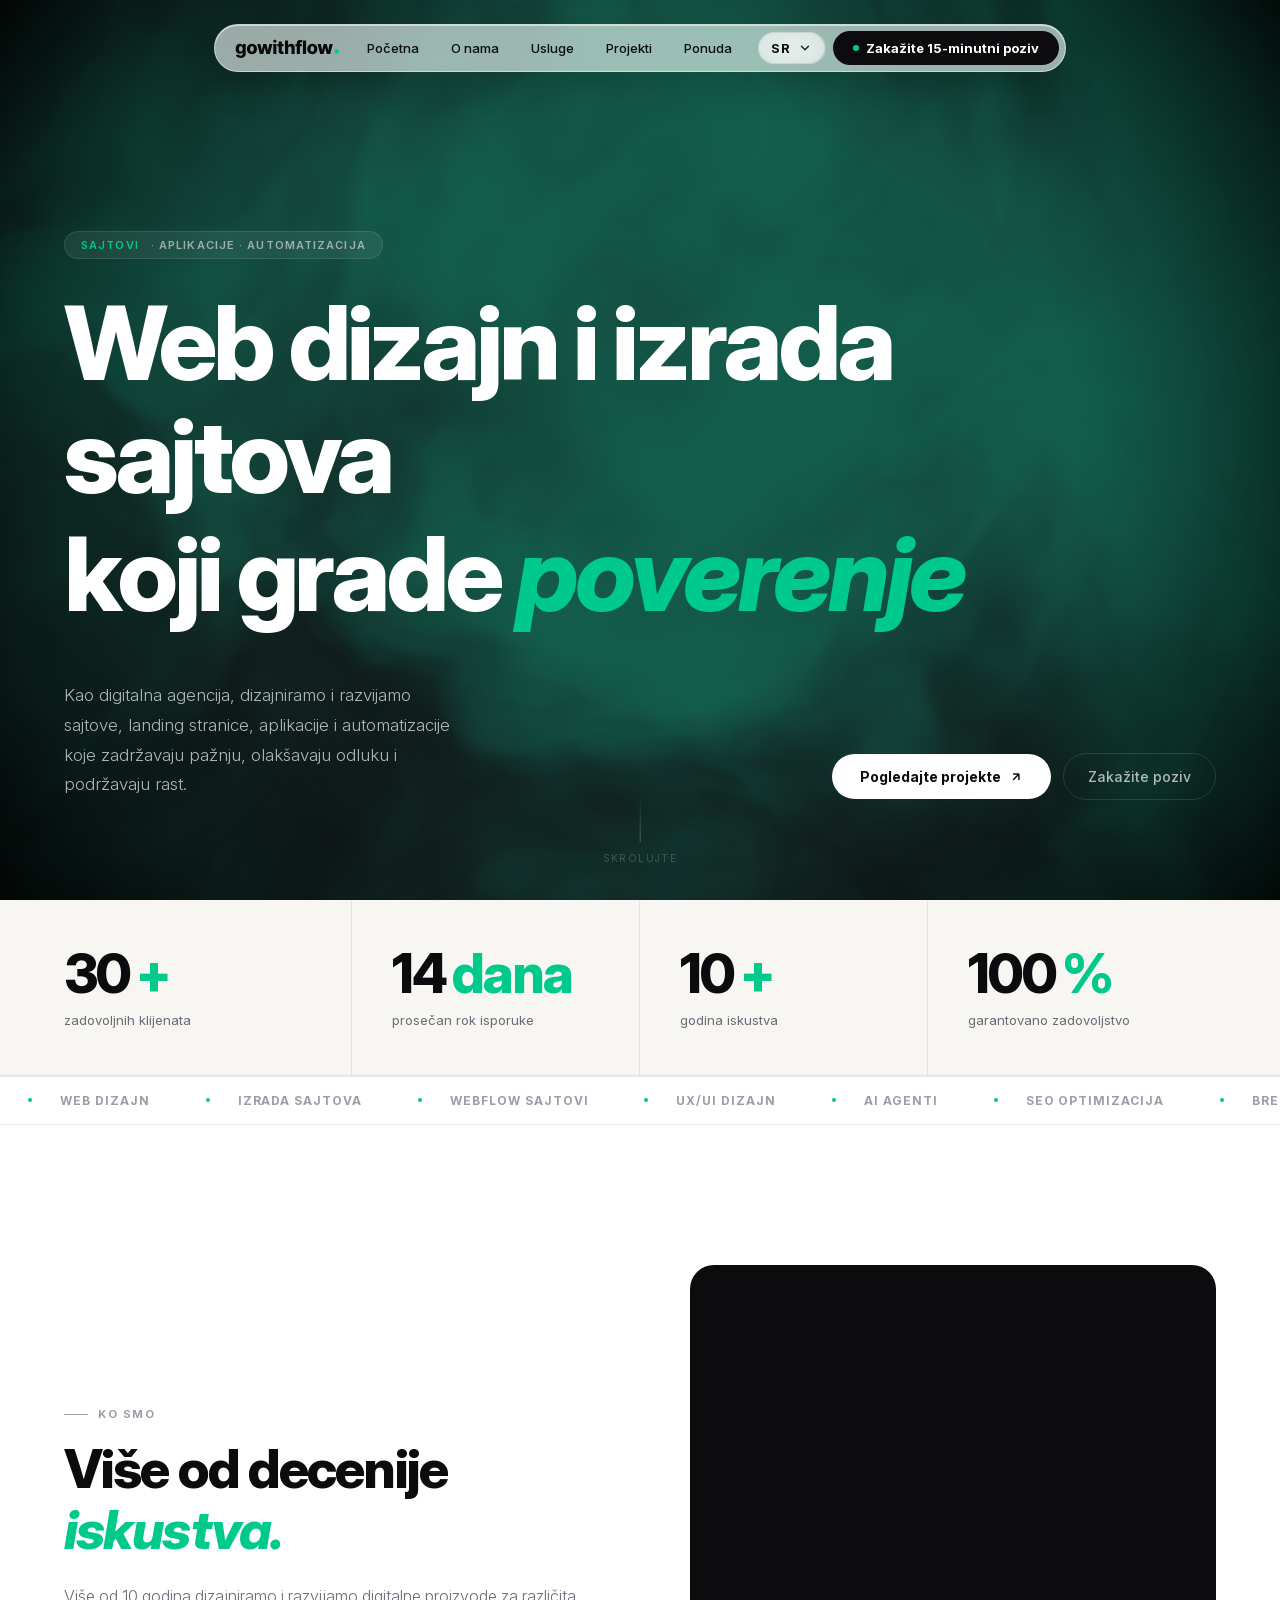
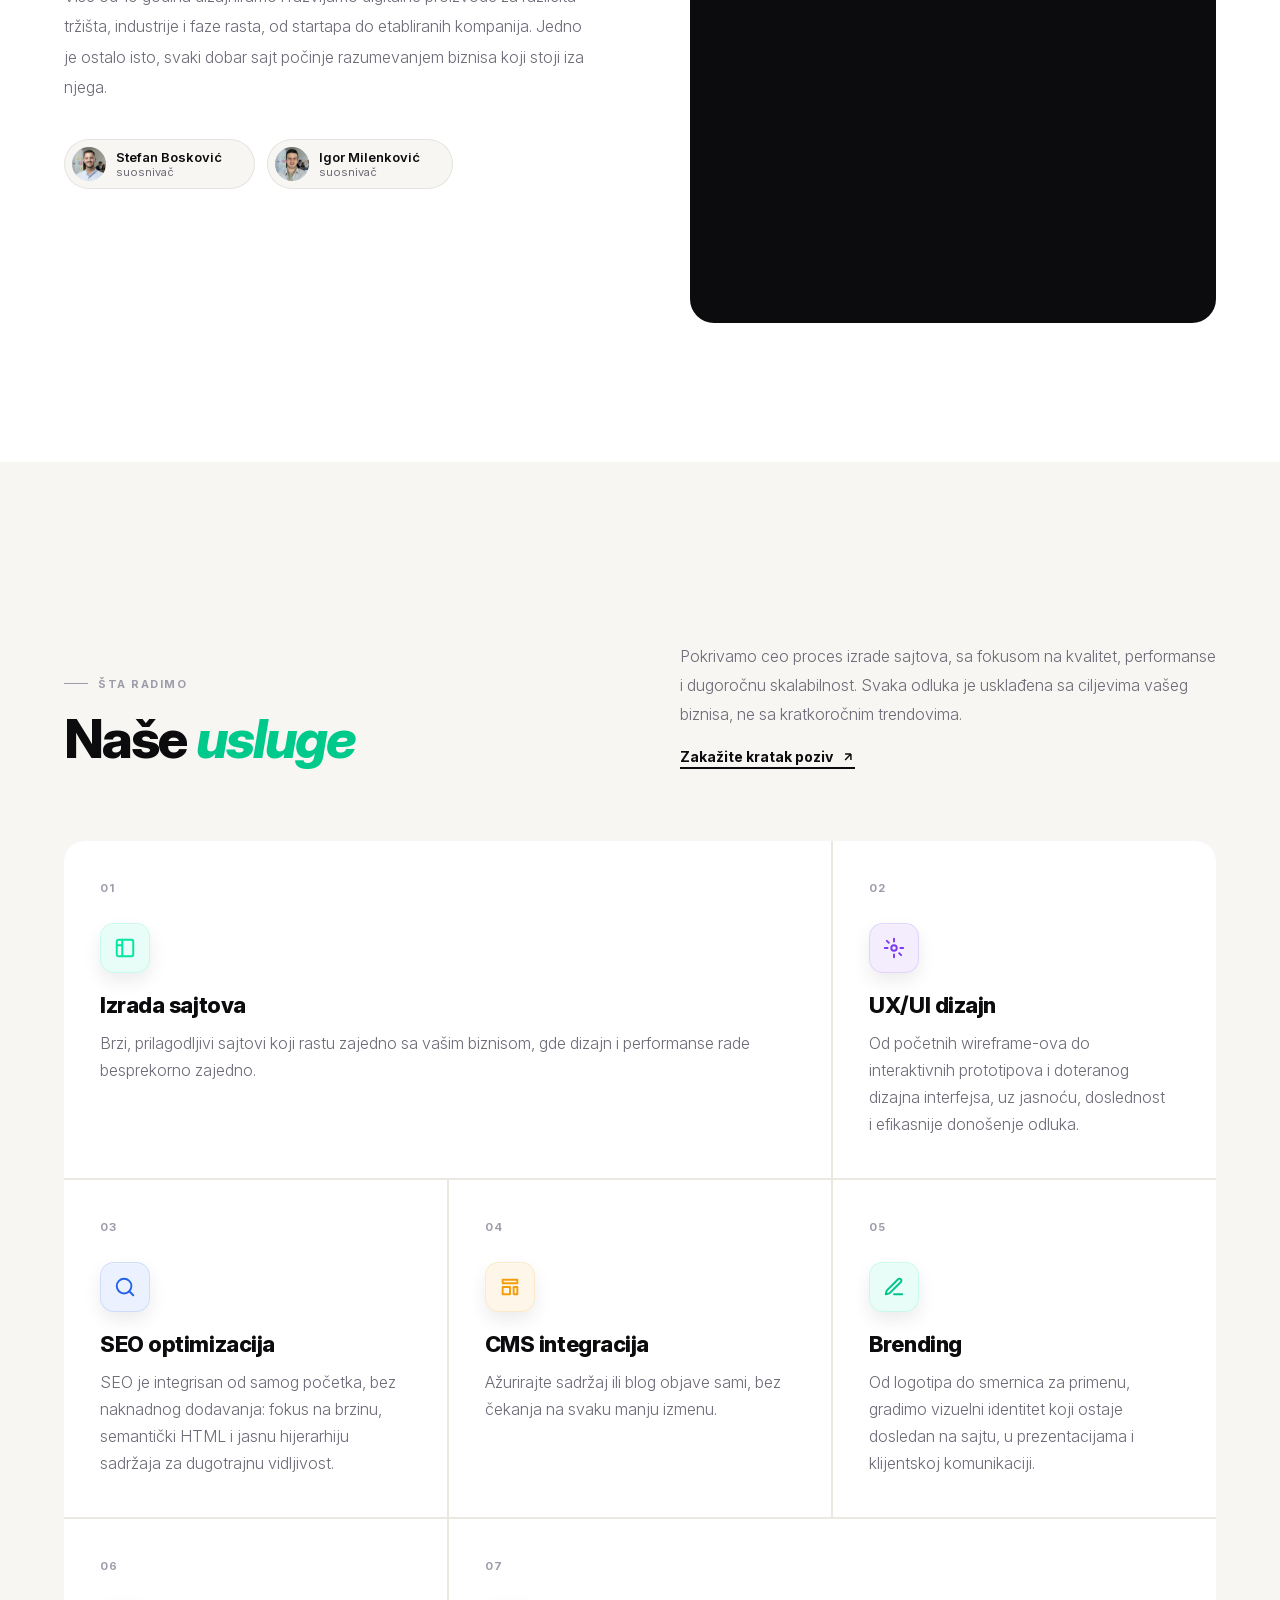
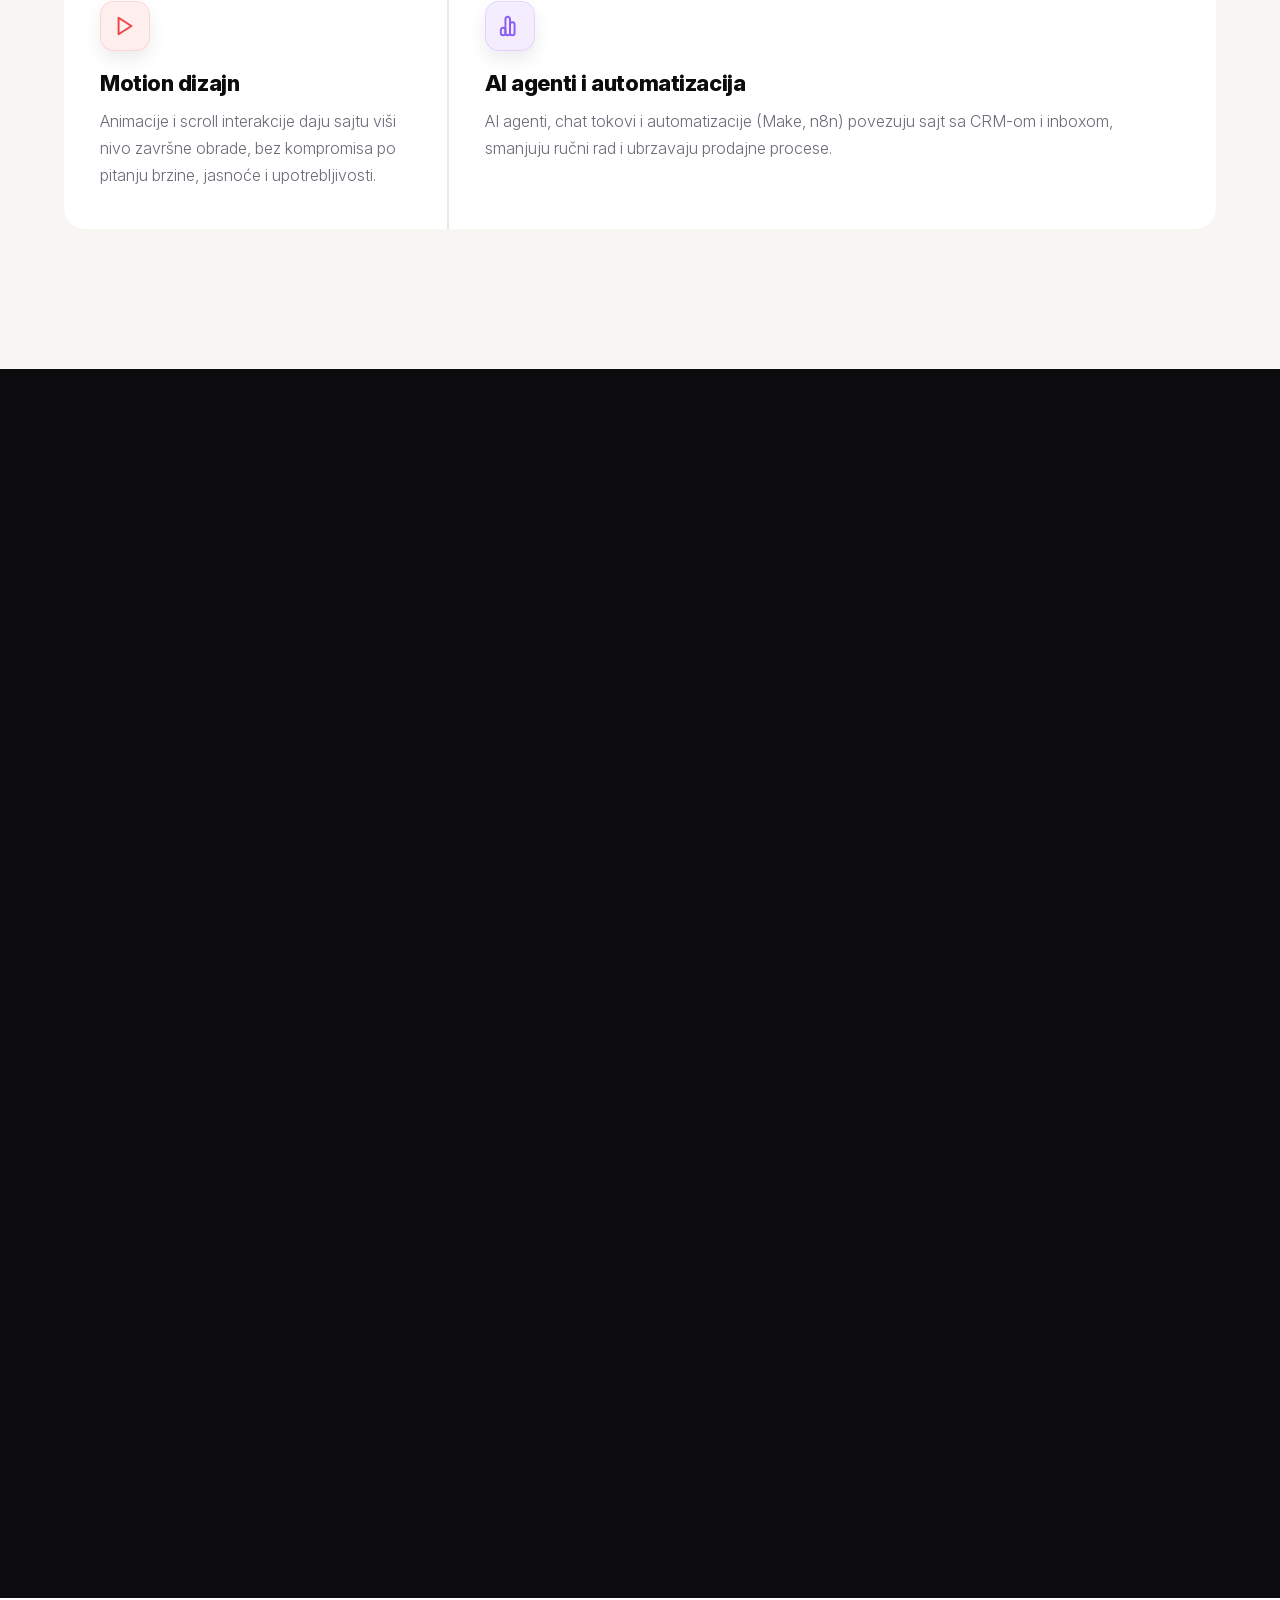
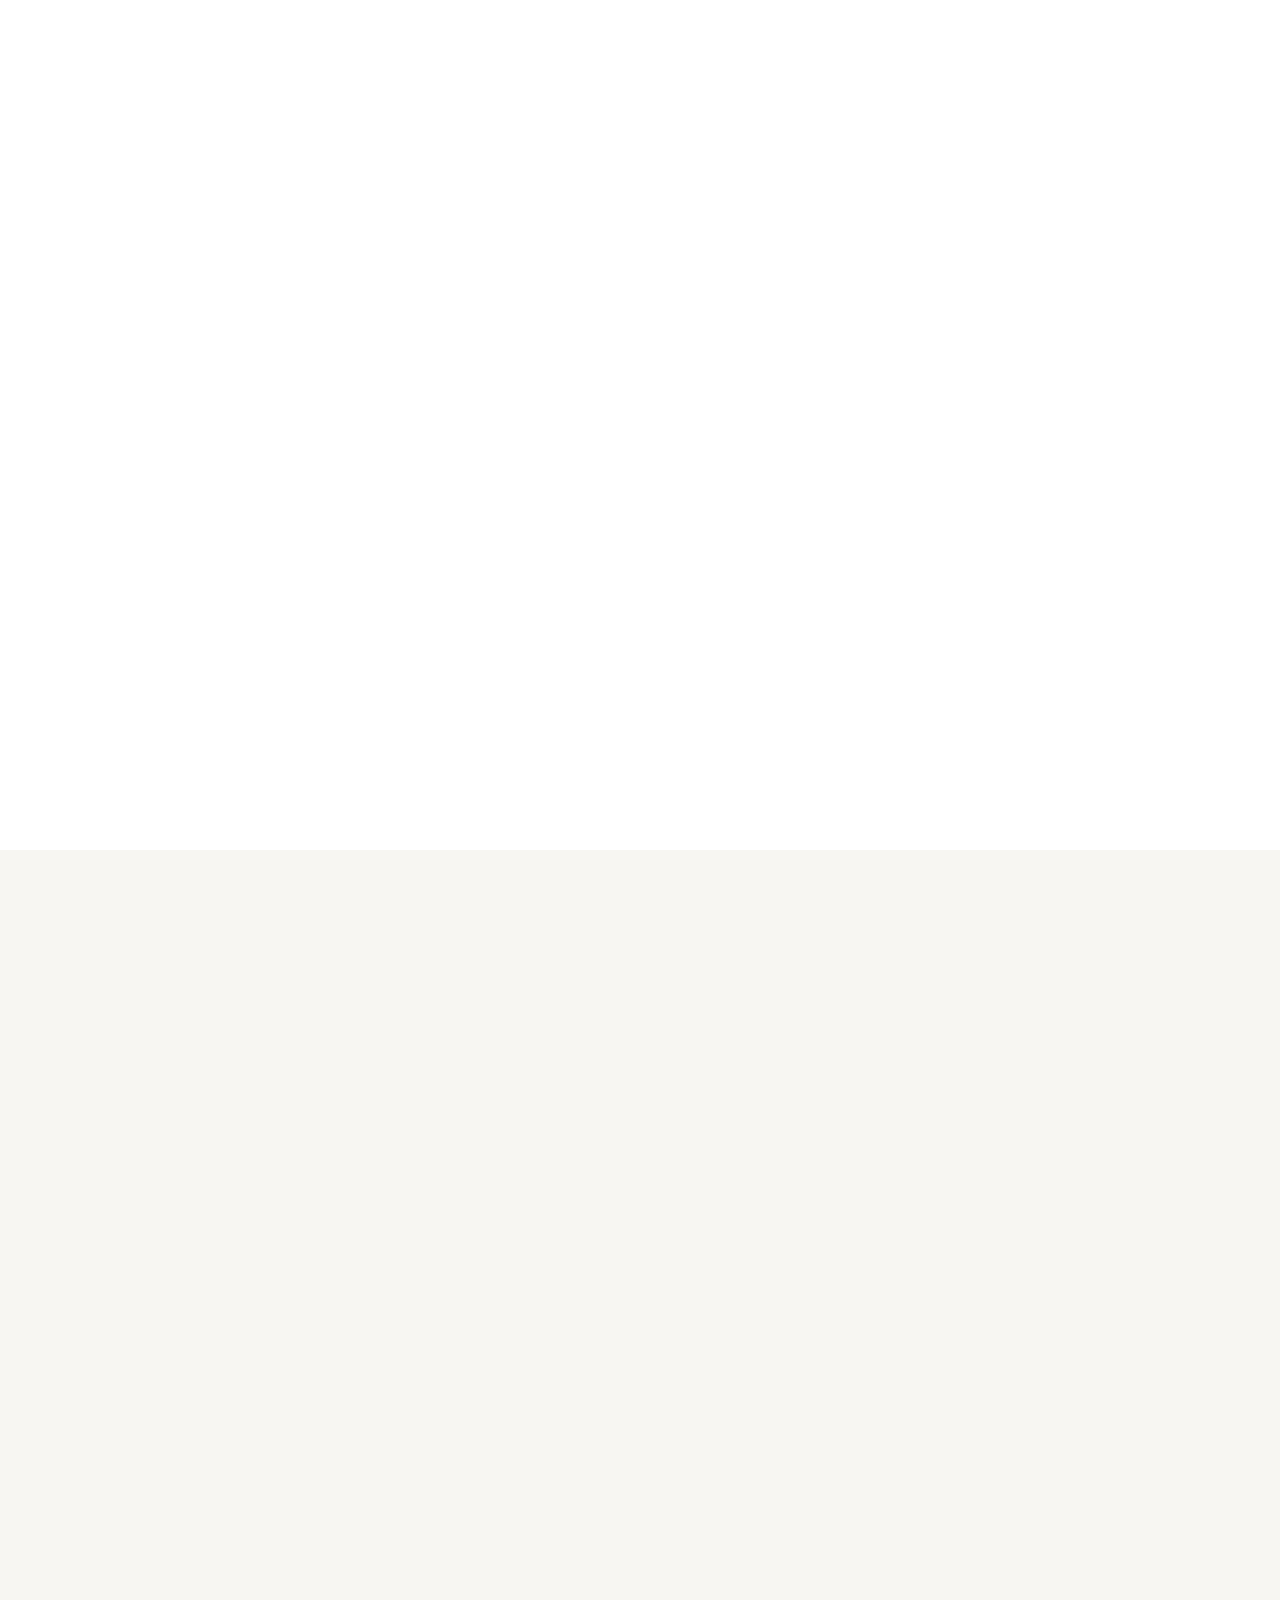
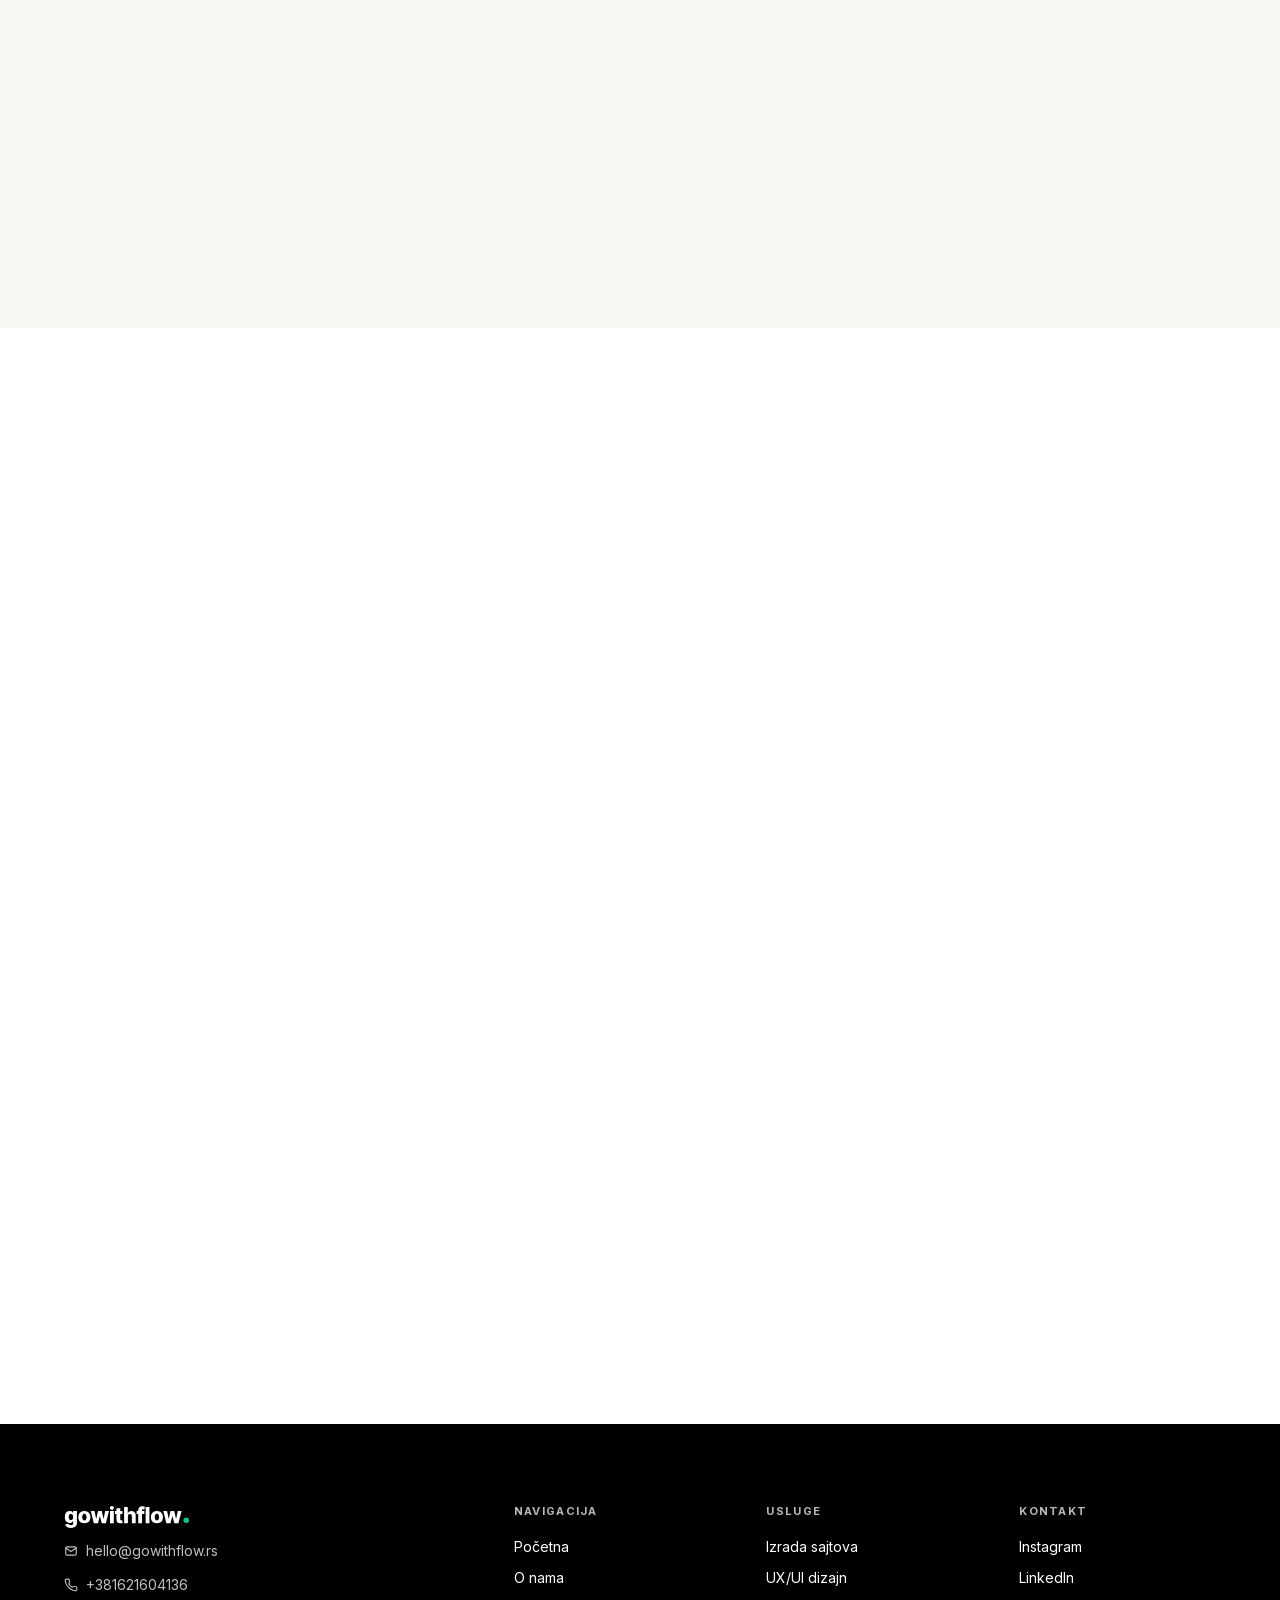
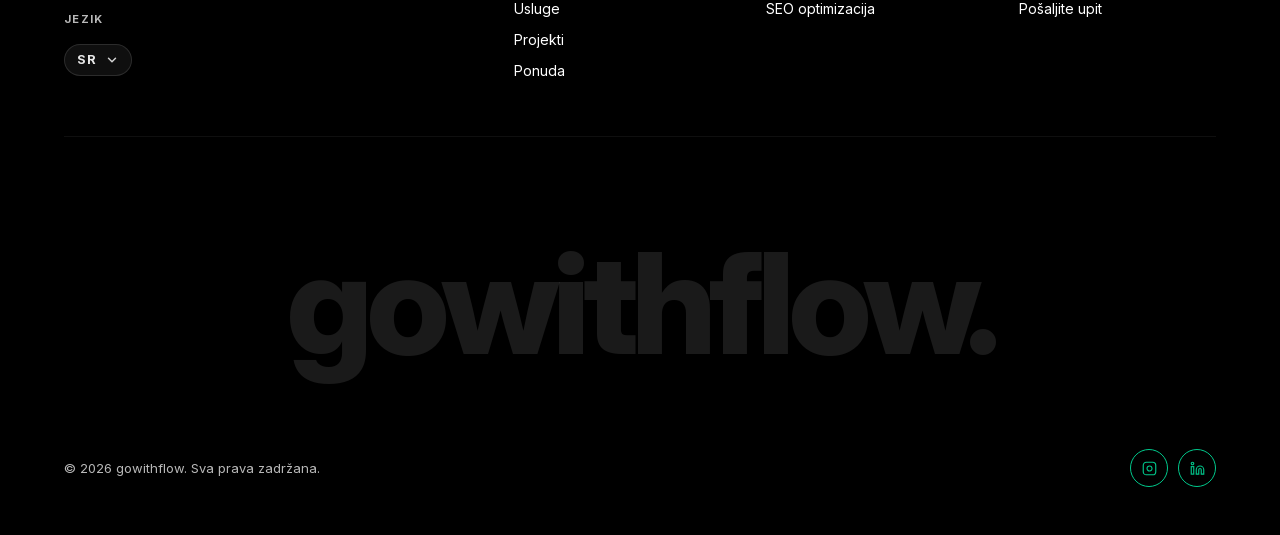
<file: index.html>
<!doctype html>
<html lang="sr">

	<head>
		<meta charset="UTF-8" />
		<meta name="viewport" content="width=device-width, initial-scale=1.0" />
		<title>Gowithflow | Sajtovi, Aplikacije, Automatizacija</title>
		<meta name="description"
			  content="gowithflow je digitalna agencija koja dizajnira i razvija sajtove, landing stranice, aplikacije i automatizacije koje zadržavaju pažnju, olakšavaju odluku i podržavaju rast." />
		<meta name="keywords"
			  content="web dizajn, izrada sajtova, webflow sajtovi, aplikacije, UX/UI dizajn, SEO optimizacija, AI agenti, automatizacija" />
		<meta property="og:title" content="Gowithflow | Sajtovi, Aplikacije, Automatizacija" />
		<meta property="og:description"
			  content="Web dizajn i izrada sajtova koji grade poverenje i podstiču upite. Landing stranice, aplikacije i automatizacija — brzo, jasno i skalabilno." />
		<meta property="og:type" content="website" />
		<meta property="og:image" content="https://gowithflow.rs/assets/og-image.png" />
		<meta property="og:image:width" content="400" />
		<meta property="og:image:height" content="400" />
		<meta property="og:image:alt" content="gowithflow" />
		<meta name="twitter:card" content="summary_large_image" />
		<meta name="twitter:image" content="https://gowithflow.rs/assets/og-image.png" />
		<link rel="icon" href="assets/og-image.png" type="image/png" />
		<link rel="apple-touch-icon" href="assets/og-image.png" />
		<!-- Self-hosted Inter variable font (no render-blocking Google Fonts) -->
		<link rel="preload" href="assets/fonts/InterVariable.woff2" as="font" type="font/woff2" crossorigin />
		<link rel="preload" href="assets/fonts/InterVariable-Italic.woff2" as="font" type="font/woff2" crossorigin />
		<link rel="stylesheet" href="assets/css/main.css" />
	</head>

	<body>
		<!-- CURSOR FX (link-only) -->
		<div class="cursor-fx" id="curFx"></div>

		<!-- LOADER -->
		<div id="loader">
			<div class="ld-logo">gowithflow<span>.</span></div>
			<div class="ld-bar">
				<div class="ld-fill" id="ldfill"></div>
			</div>
			<div class="ld-num" id="ldnum">0%</div>
		</div>

		<!-- FLOATING PILL NAV -->
		<div class="nav-wrap">
			<nav id="nav">
				<a href="#hero" class="nav-logo">
					<img src="./assets/logo-black.svg" alt="gowithflow" class="nav-logo-img" />
				</a>
				<button class="nav-toggle" id="nav-toggle" aria-label="Open menu" aria-expanded="false"
						aria-controls="nav-links">
					<span></span><span></span><span></span>
				</button>
				<ul class="nav-links" id="nav-links">
					<div class="nav-pill-indicator" id="npi"></div>
					<li><a href="#hero" data-section="hero">Početna</a></li>
					<li><a href="#about" data-section="about">O nama</a></li>
					<li><a href="#services" data-section="services">Usluge</a></li>
					<li><a href="#projects" data-section="projects">Projekti</a></li>
					<li><a href="#pricing" data-section="pricing">Ponuda</a></li>
					<li class="nav-mobile-call">
						<a href="contact.html"><span class="nav-avail-dot"></span>Zakažite 15-minutni poziv</a>
					</li>
					<li class="nav-lang">
						<div class="lang-dd" data-lang-switcher>
							<button class="lang-dd__btn" type="button" aria-haspopup="menu" aria-expanded="false">
								<span class="lang-dd__label">SR</span>
								<svg class="lang-dd__chev" viewBox="0 0 24 24" aria-hidden="true">
									<path d="M6 9l6 6 6-6" fill="none" stroke="currentColor" stroke-width="2.5"
										  stroke-linecap="round" stroke-linejoin="round" />
								</svg>
							</button>
							<div class="lang-dd__menu" role="menu" aria-label="Jezik" hidden>
								<button class="lang-dd__item" type="button" role="menuitemradio" data-lang="sr"
										aria-checked="true">
									<span class="lang-dd__code">SR</span>
									<span class="lang-dd__name">Srpski</span>
								</button>
								<button class="lang-dd__item" type="button" role="menuitemradio" data-lang="en"
										aria-checked="false">
									<span class="lang-dd__code">EN</span>
									<span class="lang-dd__name">English</span>
								</button>
							</div>
						</div>
					</li>
				</ul>
				<a href="contact.html" class="nav-cta">
					<span class="nav-avail-dot"></span>Zakažite 15-minutni poziv
				</a>
			</nav>
		</div>

		<!-- HERO -->
		<section id="hero">
			<canvas id="hero-canvas"></canvas>
			<div class="hero-inner">
				<div class="hero-badge">
					<em>Sajtovi</em>&nbsp;·&nbsp;Aplikacije&nbsp;·&nbsp;Automatizacija
				</div>
				<h1 class="hero-hl">
					<span class="tline"><span class="tword">Web dizajn i izrada sajtova</span></span>
					<span class="tline"><span class="tword">koji grade <em>poverenje</em></span></span>
				</h1>
				<div class="hero-meta">
					<p class="hero-sub">
						Kao digitalna agencija, dizajniramo i razvijamo sajtove, landing stranice, aplikacije i
						automatizacije koje zadržavaju pažnju, olakšavaju odluku i podržavaju rast.
					</p>
					<div class="hero-acts">
						<a href="#projects" class="btn-light">Pogledajte projekte
							<svg width="14" height="14" viewBox="0 0 24 24" fill="none" stroke="currentColor"
								 stroke-width="2.5">
								<path d="M7 17L17 7M17 7H7M17 7v10" />
							</svg></a>
						<a href="contact.html" class="btn-outline">Zakažite poziv</a>
					</div>
				</div>
			</div>
			<div class="scroll-cue">
				<div class="scroll-cue-line"></div>
				<span>Skrolujte</span>
			</div>
		</section>

		<!-- STATS -->
		<div class="stats-band">
			<div class="stats-inner">
				<div class="sblock reveal">
					<div class="sn">30<em>+</em></div>
					<div class="sl">zadovoljnih klijenata</div>
				</div>
				<div class="sblock reveal" style="transition-delay: 0.08s">
					<div class="sn">14<em>dana</em></div>
					<div class="sl">prosečan rok isporuke</div>
				</div>
				<div class="sblock reveal" style="transition-delay: 0.16s">
					<div class="sn">10<em>+</em></div>
					<div class="sl">godina iskustva</div>
				</div>
				<div class="sblock reveal" style="transition-delay: 0.24s">
					<div class="sn">100<em>%</em></div>
					<div class="sl">garantovano zadovoljstvo</div>
				</div>
			</div>
		</div>

		<!-- MARQUEE -->
		<div class="marq-wrap">
			<div class="marq-track">
				<div class="marq-group">
					<span class="mi"><span class="mdot"></span>Web dizajn</span>
					<span class="mi"><span class="mdot"></span>Izrada sajtova</span>
					<span class="mi"><span class="mdot"></span>Webflow sajtovi</span>
					<span class="mi"><span class="mdot"></span>UX/UI dizajn</span>
					<span class="mi"><span class="mdot"></span>AI agenti</span>
					<span class="mi"><span class="mdot"></span>SEO optimizacija</span>
					<span class="mi"><span class="mdot"></span>Brending</span>
					<span class="mi"><span class="mdot"></span>Motion dizajn</span>
					<span class="mi"><span class="mdot"></span>Konverzije</span>
				</div>
				<div class="marq-group" aria-hidden="true">
					<span class="mi"><span class="mdot"></span>Web dizajn</span>
					<span class="mi"><span class="mdot"></span>Izrada sajtova</span>
					<span class="mi"><span class="mdot"></span>Webflow sajtovi</span>
					<span class="mi"><span class="mdot"></span>UX/UI dizajn</span>
					<span class="mi"><span class="mdot"></span>AI agenti</span>
					<span class="mi"><span class="mdot"></span>SEO optimizacija</span>
					<span class="mi"><span class="mdot"></span>Brending</span>
					<span class="mi"><span class="mdot"></span>Motion dizajn</span>
					<span class="mi"><span class="mdot"></span>Konverzije</span>
				</div>
			</div>
		</div>

		<!-- ABOUT -->
		<section id="about" class="sec">
			<div class="mwrap about-grid">
				<div class="about-body reveal-l">
					<div class="kicker">Ko smo</div>
					<h2 class="hl2">Više od decenije <em>iskustva.</em></h2>
					<p>
						Više od 10 godina dizajniramo i razvijamo digitalne proizvode za različita tržišta, industrije i
						faze rasta, od startapa do etabliranih kompanija. Jedno je ostalo isto, svaki dobar sajt počinje
						razumevanjem biznisa koji stoji iza njega.
					</p>
					<div class="team-row">
						<a href="https://www.linkedin.com/in/stefan-bo%C5%A1kovi%C4%87-0316a1131/" target="_blank"
						   class="tchip linkedin-chip">
							<div class="tchip-av">
								<img src="./assets/stefan_about-us.webp" alt="Stefan Bosković" loading="lazy" />
							</div>
							<div>
								<div class="tcn">Stefan Bosković</div>
								<div class="tcr">suosnivač</div>
							</div>
							<div class="li-icon">
								<svg viewBox="0 0 24 24" width="16" height="16" fill="none" stroke="currentColor"
									 stroke-width="2" stroke-linecap="round" stroke-linejoin="round">
									<path d="M16 8a6 6 0 0 1 6 6v7h-4v-7a2 2 0 0 0-4 0v7h-4v-7a6 6 0 0 1 6-6z"></path>
									<rect x="2" y="9" width="4" height="12"></rect>
									<circle cx="4" cy="4" r="2"></circle>
								</svg>
							</div>
						</a>
						<a href="https://www.linkedin.com/in/milenkovicig/" target="_blank" class="tchip linkedin-chip">
							<div class="tchip-av">
								<img src="./assets/igor_about-us.webp" alt="Igor Milenković" loading="lazy" />
							</div>
							<div>
								<div class="tcn">Igor Milenković</div>
								<div class="tcr">suosnivač</div>
							</div>
							<div class="li-icon">
								<svg viewBox="0 0 24 24" width="16" height="16" fill="none" stroke="currentColor"
									 stroke-width="2" stroke-linecap="round" stroke-linejoin="round">
									<path d="M16 8a6 6 0 0 1 6 6v7h-4v-7a2 2 0 0 0-4 0v7h-4v-7a6 6 0 0 1 6-6z"></path>
									<rect x="2" y="9" width="4" height="12"></rect>
									<circle cx="4" cy="4" r="2"></circle>
								</svg>
							</div>
						</a>
					</div>
				</div>
				<div class="about-visual reveal">
					<div class="av-card">
						<video id="about-visual-vid" loop muted playsinline preload="none"
							   style="position: absolute; top: 0; left: 0; width: 100%; height: 100%; object-fit: cover; z-index: 0;">
							<source src="./assets/Our works - RS.mp4" type="video/mp4" />
						</video>
					</div>
				</div>
			</div>
		</section>

		<!-- SERVICES -->
		<section id="services" class="sec">
			<div class="mwrap">
				<div class="svc-head reveal">
					<div>
						<div class="kicker">Šta radimo</div>
						<h2 class="hl2">Naše <em class="g">usluge</em></h2>
					</div>
					<div>
						<p class="sh-note">
							Pokrivamo ceo proces izrade sajtova, sa fokusom na kvalitet, performanse i dugoročnu
							skalabilnost. Svaka odluka je usklađena sa ciljevima vašeg biznisa, ne sa kratkoročnim
							trendovima.
						</p>
						<a href="contact.html" class="sh-cta">Zakažite kratak poziv
							<svg width="14" height="14" viewBox="0 0 24 24" fill="none" stroke="currentColor"
								 stroke-width="2.5">
								<path d="M7 17L17 7M17 7H7M17 7v10" />
							</svg></a>
					</div>
				</div>
				<div class="svc-bento reveal">
					<!-- ROW 1: wide (2col) + 1 -->
					<div class="sc wide" onmousemove="scGlow(this, event)">
						<div class="sc-inner">
							<div class="sc-num">01</div>
							<div class="sc-icon-box" style="
                  background: rgba(0, 229, 160, 0.09);
                  border: 1px solid rgba(0, 229, 160, 0.14);
                ">
								<svg viewBox="0 0 24 24" fill="none" stroke="#00e5a0" stroke-width="1.8">
									<rect x="3" y="3" width="18" height="18" rx="2" />
									<path d="M9 3v18M3 9h6" />
								</svg>
							</div>
							<div class="sc-name">Izrada sajtova</div>
							<div class="sc-desc">
								Brzi, prilagodljivi sajtovi koji rastu zajedno sa vašim biznisom, gde dizajn i performanse
								rade besprekorno zajedno.
							</div>
						</div>
						<div class="sc-arr">
							<svg viewBox="0 0 24 24" fill="none">
								<path d="M7 17L17 7M17 7H7M17 7v10" />
							</svg>
						</div>
					</div>
					<div class="sc" onmousemove="scGlow(this, event)">
						<div class="sc-inner">
							<div class="sc-num">02</div>
							<div class="sc-icon-box" style="
                  background: rgba(124, 58, 237, 0.09);
                  border: 1px solid rgba(124, 58, 237, 0.14);
                ">
								<svg viewBox="0 0 24 24" fill="none" stroke="#7c3aed" stroke-width="1.8">
									<circle cx="12" cy="12" r="3" />
									<path
										  d="M12 2v3M12 19v3M4.22 4.22l2.12 2.12M17.66 17.66l2.12 2.12M2 12h3M19 12h3" />
								</svg>
							</div>
							<div class="sc-name">UX/UI dizajn</div>
							<div class="sc-desc">
								Od početnih wireframe-ova do interaktivnih prototipova i doteranog dizajna interfejsa,
								uz jasnoću, doslednost i efikasnije donošenje odluka.
							</div>
						</div>
						<div class="sc-arr">
							<svg viewBox="0 0 24 24" fill="none">
								<path d="M7 17L17 7M17 7H7M17 7v10" />
							</svg>
						</div>
					</div>
					<!-- ROW 2: 3 equal cards -->
					<div class="sc" onmousemove="scGlow(this, event)">
						<div class="sc-inner">
							<div class="sc-num">03</div>
							<div class="sc-icon-box" style="
                  background: rgba(37, 99, 235, 0.09);
                  border: 1px solid rgba(37, 99, 235, 0.14);
                ">
								<svg viewBox="0 0 24 24" fill="none" stroke="#2563eb" stroke-width="1.8">
									<circle cx="11" cy="11" r="8" />
									<path d="M21 21l-4.35-4.35" />
								</svg>
							</div>
							<div class="sc-name">SEO optimizacija</div>
							<div class="sc-desc">
								SEO je integrisan od samog početka, bez naknadnog dodavanja: fokus na brzinu, semantički HTML
								i jasnu hijerarhiju sadržaja za dugotrajnu vidljivost.
							</div>
						</div>
						<div class="sc-arr">
							<svg viewBox="0 0 24 24" fill="none">
								<path d="M7 17L17 7M17 7H7M17 7v10" />
							</svg>
						</div>
					</div>
					<div class="sc" onmousemove="scGlow(this, event)">
						<div class="sc-inner">
							<div class="sc-num">04</div>
							<div class="sc-icon-box" style="
                  background: rgba(245, 158, 11, 0.09);
                  border: 1px solid rgba(245, 158, 11, 0.14);
                ">
								<svg viewBox="0 0 24 24" fill="none" stroke="#f59e0b" stroke-width="1.8">
									<path d="M4 4h16v4H4zM4 12h8v8H4zM16 12h4v8h-4z" />
								</svg>
							</div>
							<div class="sc-name">CMS integracija</div>
							<div class="sc-desc">
								Ažurirajte sadržaj ili blog objave sami, bez čekanja na svaku manju izmenu.
							</div>
						</div>
						<div class="sc-arr">
							<svg viewBox="0 0 24 24" fill="none">
								<path d="M7 17L17 7M17 7H7M17 7v10" />
							</svg>
						</div>
					</div>
					<div class="sc" onmousemove="scGlow(this, event)">
						<div class="sc-inner">
							<div class="sc-num">05</div>
							<div class="sc-icon-box" style="
                  background: rgba(0, 229, 160, 0.09);
                  border: 1px solid rgba(0, 229, 160, 0.14);
                ">
								<svg viewBox="0 0 24 24" fill="none" stroke="#00e5a0" stroke-width="1.8">
									<path d="M12 20h9M16.5 3.5a2.121 2.121 0 0 1 3 3L7 19l-4 1 1-4L16.5 3.5z" />
								</svg>
							</div>
							<div class="sc-name">Brending</div>
							<div class="sc-desc">
								Od logotipa do smernica za primenu, gradimo vizuelni identitet koji ostaje dosledan na
								sajtu, u prezentacijama i klijentskoj komunikaciji.
							</div>
						</div>
						<div class="sc-arr">
							<svg viewBox="0 0 24 24" fill="none">
								<path d="M7 17L17 7M17 7H7M17 7v10" />
							</svg>
						</div>
					</div>
					<!-- ROW 3: 1 + wide (2col) -->
					<div class="sc" onmousemove="scGlow(this, event)">
						<div class="sc-inner">
							<div class="sc-num">06</div>
							<div class="sc-icon-box" style="
                  background: rgba(239, 68, 68, 0.09);
                  border: 1px solid rgba(239, 68, 68, 0.14);
                ">
								<svg viewBox="0 0 24 24" fill="none" stroke="#ef4444" stroke-width="1.8">
									<path d="M5 3l14 9-14 9V3z" />
								</svg>
							</div>
							<div class="sc-name">Motion dizajn</div>
							<div class="sc-desc">
								Animacije i scroll interakcije daju sajtu viši nivo završne obrade, bez kompromisa po
								pitanju brzine, jasnoće i upotrebljivosti.
							</div>
						</div>
						<div class="sc-arr">
							<svg viewBox="0 0 24 24" fill="none">
								<path d="M7 17L17 7M17 7H7M17 7v10" />
							</svg>
						</div>
					</div>
					<div class="sc wide" onmousemove="scGlow(this, event)">
						<div class="sc-inner">
							<div class="sc-num">07</div>
							<div class="sc-icon-box" style="
                  background: rgba(124, 58, 237, 0.09);
                  border: 1px solid rgba(124, 58, 237, 0.14);
                ">
								<svg viewBox="0 0 24 24" fill="none" stroke="#7c3aed" stroke-width="1.8">
									<path
										  d="M9.5 2A2.5 2.5 0 0 1 12 4.5v15a2.5 2.5 0 0 1-5 0v-15A2.5 2.5 0 0 1 9.5 2z" />
									<path
										  d="M14.5 8A2.5 2.5 0 0 1 17 10.5v9a2.5 2.5 0 0 1-5 0v-9A2.5 2.5 0 0 1 14.5 8z" />
									<path
										  d="M4.5 14A2.5 2.5 0 0 1 7 16.5v3a2.5 2.5 0 0 1-5 0v-3A2.5 2.5 0 0 1 4.5 14z" />
								</svg>
							</div>
							<div class="sc-name">AI agenti i automatizacija</div>
							<div class="sc-desc">
								AI agenti, chat tokovi i automatizacije (Make, n8n) povezuju sajt sa CRM-om i inboxom,
								smanjuju ručni rad i ubrzavaju prodajne procese.
							</div>
						</div>
						<div class="sc-arr">
							<svg viewBox="0 0 24 24" fill="none">
								<path d="M7 17L17 7M17 7H7M17 7v10" />
							</svg>
						</div>
					</div>
				</div>
			</div>
		</section>

		<!-- OUR APPROACH SECTION -->
		<section id="ai" class="sec" style="background: var(--ink)">
			<div class="mwrap ai-grid">
				<div class="ai-text reveal-l">
					<h2 class="ai-hl">
						Premium <em>web dizajn</em> spolja, <em>AI</em> <em>automatizacija</em> iza scene.
					</h2>
					<div class="proc-kicker kicker" style="margin-top: 22px">AI agenti i digitalni sistemi</div>
					<p class="ai-body">
						Vaš sajt treba da bude brz, jasan i usklađen sa načinom na koji vaš tim već radi.
						<strong>Kada to ima smisla za biznis, uvodimo AI agente i automatizaciju da bismo smanjili
							ponavljajuće zadatke — od formi za upite do CRM-a i integracija sa alatima.</strong>
					</p>

					<a href="contact.html" class="btn-light">Razgovarajmo o AI rešenjima
						<svg width="14" height="14" viewBox="0 0 24 24" fill="none" stroke="currentColor"
							 stroke-width="2.5">
							<path d="M7 17L17 7M17 7H7M17 7v10" />
						</svg></a>
				</div>
				<div class="ai-visual reveal">
					<div class="ai-vis-main">
						<!-- Terminal window -->
						<div class="ai-terminal">
							<div class="at-bar">
								<span class="atb r"></span><span class="atb y"></span><span class="atb g"></span>
								<span class="at-bar-title">flow-ai-agent.js</span>
							</div>
							<div class="at-body">
								<div class="at-line">
									<span class="at-prompt">›</span><span class="at-cmd" id="at-cmd1"></span>
								</div>
								<div class="at-line at-res">
									<span class="at-out" id="at-out1"></span>
								</div>
								<div class="at-line" style="margin-top: 6px">
									<span class="at-prompt">›</span><span class="at-cmd" id="at-cmd2"></span>
								</div>
								<div class="at-line at-res">
									<span class="at-out" id="at-out2"></span>
								</div>
								<div class="at-cursor-line">
									<span class="at-prompt">›</span><span class="at-blink">_</span>
								</div>
							</div>
						</div>
					</div>
					<!-- Tool stack list below canvas -->
					<div class="ai-tools-list">
						<div class="atl-label">Alati koje povezujemo u stvarnim projektima klijenata</div>
						<div class="atl-grid">
							<div class="atl-item active">
								<div class="atl-dot" style="background: #00e5a0"></div>
								Claude AI
							</div>
							<div class="atl-item active">
								<div class="atl-dot" style="background: #146ef5"></div>
								Platforms
							</div>
							<div class="atl-item active">
								<div class="atl-dot" style="background: #0055ff"></div>
								No-code
							</div>
							<div class="atl-item active">
								<div class="atl-dot" style="background: #6e30d9"></div>
								Make.com
							</div>
							<div class="atl-item">
								<div class="atl-dot" style="background: #f59e0b"></div>
								GPT-4o
							</div>
							<div class="atl-item">
								<div class="atl-dot" style="background: #ef4444"></div>
								Midjourney
							</div>
							<div class="atl-item">
								<div class="atl-dot" style="background: #7c3aed"></div>
								Cursor
							</div>
							<div class="atl-item">
								<div class="atl-dot" style="background: #2563eb"></div>
								n8n
							</div>
							<div class="atl-item">
								<div class="atl-dot" style="background: #00c48c"></div>
								Lottie
							</div>
							<div class="atl-item">
								<div class="atl-dot" style="background: #9d9caa"></div>
								Runway ML
							</div>
						</div>
					</div>
				</div>
			</div>
			<div class="mwrap" style="margin-top: 48px">
				<div class="proc-kicker kicker reveal">Kako izgleda saradnja</div>
				<div class="proc-steps reveal">
					<div class="ps" data-n="1">
						<div class="ps-accent"></div>
						<div class="ps-n">KORAK 01</div>
						<div class="ps-title">Uvodni poziv</div>
						<div class="ps-desc">
							Oko 30 minuta da uskladimo ciljeve, publiku, rokove i ograničenja. Bez generičke
							prezentacije, samo jasan razgovor o tome da li se uklapamo.
						</div>
					</div>
					<div class="ps" data-n="2">
						<div class="ps-accent"></div>
						<div class="ps-n">KORAK 02</div>
						<div class="ps-title">Dizajn i prototip</div>
						<div class="ps-desc">
							Od početnih wireframe-ova do interaktivnih prototipova i doteranog dizajna interfejsa,
							uz jasnoću, doslednost i efikasnije donošenje odluka.
						</div>
					</div>
					<div class="ps" data-n="3">
						<div class="ps-accent"></div>
						<div class="ps-n">KORAK 03</div>
						<div class="ps-title">Razvoj i motion</div>
						<div class="ps-desc">
							Razvoj u Webflow-u (ili custom rešenju kada je potrebno) uz jasno definisane krugove
							revizije. Motion i mikrodetalji se doteruju pre lansiranja.
						</div>
					</div>
					<div class="ps" data-n="4">
						<div class="ps-accent"></div>
						<div class="ps-n">KORAK 04</div>
						<div class="ps-title">Lansiranje i primopredaja</div>
						<div class="ps-desc">
							Sajt ide uživo, a zatim vaš tim prolazi kroz rad u CMS-u. Dobijate i 30 dana podrške nakon
							lansiranja, bez skrivenih troškova.
						</div>
					</div>
				</div>
			</div>
		</section>

		<!-- PROJECTS -->
		<section id="projects" class="sec">
			<div class="mwrap">
				<div class="proj-head reveal">
					<div>
						<div class="kicker">Izdvojeni radovi</div>
						<h2 class="hl2">Naši <em class="g">radovi</em></h2>
					</div>
				</div>
				<div class="proj-featured-wrap reveal" id="proj-featured-wrap">
					<div class="proj-featured-grid" id="pt">
						<article class="pc pc--portfolio pc--wide" data-slide id="proj-1">
							<header class="pc-port-head">
								<div class="pc-port-head__main">
									<p class="pc-port-label">SaaS · AI</p>
									<h3 class="pc-port-title">Test AI Models</h3>
								</div>
							</header>
							<div class="pc-port-viewport">
								<div class="pc-port-track">
									<div class="pc-port-slide">
										<img class="pc-img" src="./assets/featured%20projects/testai.webp"
											 alt="Test AI Models - preview" loading="lazy" decoding="async"
											 draggable="false" />
									</div>
								</div>
							</div>
							<footer class="pc-port-foot">
								<p class="pc-port-desc">
									Landing stranica za AI proizvod sa jasnom hijerarhijom poruke, smislenom animacijom
									i SEO osnovom ugrađenom u strukturu.
								</p>
								<a href="https://testaimodels.com/" target="_blank" rel="noopener"
								   class="pc-port-cta">Otvori sajt ↗</a>
							</footer>
						</article>
						<article class="pc pc--portfolio" data-slide id="proj-2">
							<header class="pc-port-head">
								<div class="pc-port-head__main">
									<p class="pc-port-label">Marketing · CMS</p>
									<h3 class="pc-port-title">Dice Media</h3>
								</div>
								<div class="pc-port-arrows">
									<button type="button" class="pc-port-arrow pc-port-prev"
											aria-label="Previous preview">
										<svg viewBox="0 0 24 24" aria-hidden="true">
											<path d="M15 18l-6-6 6-6" fill="none" stroke="currentColor" stroke-width="2"
												  stroke-linecap="round" stroke-linejoin="round" />
										</svg>
									</button>
									<button type="button" class="pc-port-arrow pc-port-next" aria-label="Next preview">
										<svg viewBox="0 0 24 24" aria-hidden="true">
											<path d="M9 18l6-6-6-6" fill="none" stroke="currentColor" stroke-width="2"
												  stroke-linecap="round" stroke-linejoin="round" />
										</svg>
									</button>
								</div>
							</header>
							<div class="pc-port-viewport" data-carousel>
								<div class="pc-port-track">
									<div class="pc-port-slide">
										<img class="pc-img" src="./assets/featured%20projects/dice - 1.webp"
											 alt="Dice Media - preview 1" loading="lazy" decoding="async"
											 draggable="false" />
									</div>
									<div class="pc-port-slide">
										<img class="pc-img" src="./assets/featured%20projects/dice - 2.webp"
											 alt="Dice Media - preview 2" loading="lazy" decoding="async"
											 draggable="false" />
									</div>
									<div class="pc-port-slide">
										<img class="pc-img" src="./assets/featured%20projects/dice - 3.webp"
											 alt="Dice Media - preview 3" loading="lazy" decoding="async"
											 draggable="false" />
									</div>
								</div>
							</div>
							<footer class="pc-port-foot">
								<p class="pc-port-desc">
									Korporativni Webflow sajt sa dinamičnim uvodnim blokom, CMS blogom i doslednim
									vizuelnim identitetom za marketinšku agenciju fokusiranu na rast.
								</p>
								<a href="https://dice-media.webflow.io/" target="_blank" rel="noopener"
								   class="pc-port-cta">Otvori sajt
									↗</a>
							</footer>
						</article>
						<article class="pc pc--portfolio" data-slide id="proj-3">
							<header class="pc-port-head">
								<div class="pc-port-head__main">
									<p class="pc-port-label">Fashion · E-commerce</p>
									<h3 class="pc-port-title">RE Official</h3>
								</div>
							</header>
							<div class="pc-port-viewport">
								<div class="pc-port-track">
									<div class="pc-port-slide">
										<img class="pc-img" src="./assets/featured%20projects/reofficial.webp"
											 alt="RE Official - preview" loading="lazy" decoding="async"
											 draggable="false" />
									</div>
								</div>
							</div>
							<footer class="pc-port-foot">
								<p class="pc-port-desc">
									E-commerce sa uredničkim pristupom za upcycling brend, sa jasnijom pričom brenda i
									čistijim putem do kupovine.
								</p>
								<a href="https://reofficial.webflow.io/" target="_blank" rel="noopener"
								   class="pc-port-cta">Otvori sajt
									↗</a>
							</footer>
						</article>
						<article class="pc pc--portfolio pc--wide" data-slide id="proj-4">
							<header class="pc-port-head">
								<div class="pc-port-head__main">
									<p class="pc-port-label">Tourism · Web</p>
									<h3 class="pc-port-title">Brvnare Janković</h3>
								</div>
								<div class="pc-port-arrows">
									<button type="button" class="pc-port-arrow pc-port-prev"
											aria-label="Previous preview">
										<svg viewBox="0 0 24 24" aria-hidden="true">
											<path d="M15 18l-6-6 6-6" fill="none" stroke="currentColor" stroke-width="2"
												  stroke-linecap="round" stroke-linejoin="round" />
										</svg>
									</button>
									<button type="button" class="pc-port-arrow pc-port-next" aria-label="Next preview">
										<svg viewBox="0 0 24 24" aria-hidden="true">
											<path d="M9 18l6-6-6-6" fill="none" stroke="currentColor" stroke-width="2"
												  stroke-linecap="round" stroke-linejoin="round" />
										</svg>
									</button>
								</div>
							</header>
							<div class="pc-port-viewport" data-carousel>
								<div class="pc-port-track">
									<div class="pc-port-slide">
										<img class="pc-img" src="./assets/featured%20projects/brvnare-1.webp"
											 alt="Brvnare Jankovic - preview 1" loading="lazy" decoding="async"
											 draggable="false" />
									</div>
									<div class="pc-port-slide">
										<img class="pc-img" src="./assets/featured%20projects/brvnare-2.webp"
											 alt="Brvnare Jankovic - preview 2" loading="lazy" decoding="async"
											 draggable="false" />
									</div>
									<div class="pc-port-slide">
										<img class="pc-img" src="./assets/featured%20projects/brvnare-3.webp"
											 alt="Brvnare Jankovic - preview 3" loading="lazy" decoding="async"
											 draggable="false" />
									</div>
								</div>
							</div>
							<footer class="pc-port-foot">
								<p class="pc-port-desc">
									Sajt za smeštaj u planini koji spaja video priču i jasno predstavljanje ponude.
								</p>
								<a href="https://brvnarejankovic.rs" target="_blank" rel="noopener"
								   class="pc-port-cta">Otvori sajt
									↗</a>
							</footer>
						</article>
					</div>
				</div>
			</div>
		</section>

		<!-- Brand CTA -->
		<section class="sec sec-brand-cta" aria-label="Call to action">
			<div class="mwrap">
				<div class="why-cta reveal">
					<div>
						<h3 class="wct-title">
							Imate <em>projekat</em> na umu?
						</h3>
						<p class="wct-sub">
							Kratak poziv da uskladimo ciljeve i prioritete i proverimo da li smo pravi izbor.
						</p>
					</div>
					<div class="rings">
						<div class="ring r1"></div>
						<div class="ring r2"></div>
						<div class="ring r3"></div>
					</div>
					<div class="wct-action">
						<a href="contact.html" class="btn-light wct-btn">Zakažite poziv
							<svg width="16" height="16" viewBox="0 0 24 24" fill="none" stroke="currentColor"
								 stroke-width="2.5">
								<path d="M7 17L17 7M17 7H7M17 7v10" />
							</svg></a>
						<div class="wct-note">Bez obaveza · odgovor u roku od 24h</div>
					</div>
				</div>
			</div>
		</section>

		<!-- TESTIMONIALS -->
		<section id="testimonials" class="sec">
			<div class="mwrap">
				<div class="reveal testi-shell">
					<div class="kicker">Utisci klijenata</div>
					<h2 class="hl2">
						Šta kažu <em>klijenti</em>
					</h2>
					<div class="testi-grid">
						<article class="tcard tcard-kpi tcard-kpi-main">
							<p class="tbody">
								Komunikacija je bila direktna, a rokovi realni. Posebno nam se svidelo kako je landing
								uređen tako da se AI proizvod razume u par sekundi.
							</p>
							<div class="tauthor">
								<div class="ta-av" style="background: linear-gradient(135deg, #7c3aed, #2563eb)">
									<img class="ta-av-img" src="./assets/1770282732701-29443329-2e26-4e24-a7ac-939c9fd41a50.png"
										 alt="Test AI Models - Marko Milojkovic avatar"
										 loading="lazy" decoding="async" />
								</div>
								<div>
									<div class="ta-name">Marko Milojkovic</div>
									<div class="ta-role">Test AI Models</div>
								</div>
							</div>
						</article>

						<article class="tcard tcard-kpi tcard-kpi-secondary tcard-top-right">
							<p class="tbody">
								Trebalo nam je da sajt izgleda ozbiljno i da prezentuje naš rad bez šablona. Od početnog
								koncepata do poslednjih motion detalja, sve je ostalo dosledno i pregledno.
							</p>
							<div class="tauthor">
								<div class="ta-av" style="background: linear-gradient(135deg, #00c98c, #2563eb)">
									<img class="ta-av-img" src="./assets/Screenshot_2026-04-03_at_9.45.53-6fc9e201-13ad-4370-883f-389d55d51416.png"
										 alt="Dice Media - Aleksandar Andric avatar"
										 loading="lazy" decoding="async" />
								</div>
								<div>
									<div class="ta-name">Aleksandar Andric</div>
									<div class="ta-role">Dice Media</div>
								</div>
							</div>
						</article>

						<article class="tcard tcard-mini tcard-bottom-left">
							<p class="tbody">
								U modi su fotografija i tipografija sve. Umesto klasične online prodavnice, dobili smo
								sajt koji predstavlja naše radionice šivenja i usluge po meri — jasno i bez konfuzije.
							</p>
							<div class="tauthor">
								<div class="ta-av" style="background: rgba(12, 12, 14, 0.15)">
									<img class="ta-av-img"
										 src="./assets/Screenshot_2026-04-03_at_9.45.11-e9507088-73e9-4434-9401-c051b47a186d.png"
										 alt="RE Official - Tijana Djuric avatar" loading="lazy" decoding="async" />
								</div>
								<div>
									<div class="ta-name">Tijana Djuric</div>
									<div class="ta-role">RE Official</div>
								</div>
							</div>
						</article>

						<article class="tcard tcard-mini tcard-bottom-right tcard-dark">
							<p class="tbody">
								Gosti odmah razumeju šta nudimo i kako smeštaj izgleda. Manje je ponovljenih pitanja,
								a rezervacije stižu konkretnije — baš kao što smo želeli.
							</p>
							<div class="tauthor">
								<div class="ta-av" style="background: rgba(12, 12, 14, 0.15)">
									<img class="ta-av-img"
										 src="./assets/Screenshot_2026-04-03_at_9.47.39-0d3eed55-2468-4b9d-9374-1c3ee8071df2.png"
										 alt="Brvnare Janković - Mihailo Milenkovic avatar" loading="lazy"
										 decoding="async" />
								</div>
								<div>
									<div class="ta-name">Mihailo Milenkovic</div>
									<div class="ta-role">Brvnare Janković</div>
								</div>
							</div>
						</article>
					</div>
				</div>
			</div>
		</section>

		<!-- PRICING -->
		<section id="pricing" class="sec" style="background: var(--off)">
			<div class="mwrap">
				<div class="reveal" style="text-align: center; max-width: 560px; margin: 0 auto 0">
					<div class="kicker" style="justify-content: center">Ponuda</div>
					<h2 class="hl2" style="text-align: center">
						Naša <em class="g">ponuda</em>
					</h2>
					<p style="
              font-size: 16px;
              color: var(--muted);
              margin-top: 16px;
              line-height: 1.75;
              font-weight: 300;
            ">
						Svaki projekat je drugačiji — ovi paketi su okvirne smernice. Finalna cena dolazi nakon kratkog
						pregleda obima posla.
					</p>
				</div>
				<div class="price-grid reveal">
					<div class="price-card">
						<div class="pc-badge">Starter</div>
						<div class="pc-name">Landing stranica</div>
						<div class="pc-desc">
							Jedna landing stranica visoke konverzije za kampanje, lansiranja ili testiranje tržišta, sa
							jasno postavljenom ponudom već u prvom ekranu.
						</div>
						<div class="pc-price"><span class="pc-from">od</span> €600</div>
						<div class="pc-per">jednokratno · isporuka do 2 nedelje</div>
						<ul class="pc-feats">
							<li class="pc-feat">
								<div class="pf-check">
									<svg viewBox="0 0 24 24">
										<path d="M20 6L9 17l-5-5" />
									</svg>
								</div>
								Do 8 sekcija
							</li>
							<li class="pc-feat">
								<div class="pf-check">
									<svg viewBox="0 0 24 24">
										<path d="M20 6L9 17l-5-5" />
									</svg>
								</div>
								Responzivan dizajn
							</li>
							<li class="pc-feat">
								<div class="pf-check">
									<svg viewBox="0 0 24 24">
										<path d="M20 6L9 17l-5-5" />
									</svg>
								</div>
								SEO
							</li>
							<li class="pc-feat">
								<div class="pf-check">
									<svg viewBox="0 0 24 24">
										<path d="M20 6L9 17l-5-5" />
									</svg>
								</div>
								1 krug revizije
							</li>
						</ul>
						<a href="contact.html" class="pc-btn">Pošaljite upit</a>
					</div>
					<div class="price-card feat">
						<div class="pc-badge">Najpopularniji</div>
						<div class="pc-name">Poslovni sajt</div>
						<div class="pc-desc">
							Kompletan sajt sa CMS-om, motion efektima i SEO osnovom za firme koje grade dugoročno online
							prisustvo.
						</div>
						<div class="pc-price" style="color: var(--green)"><span class="pc-from">od</span> €1000</div>
						<div class="pc-per">jednokratno · isporuka za 2-4 nedelje</div>
						<ul class="pc-feats">
							<li class="pc-feat">
								<div class="pf-check">
									<svg viewBox="0 0 24 24">
										<path d="M20 6L9 17l-5-5" />
									</svg>
								</div>
								Do 10 stranica
							</li>
							<li class="pc-feat">
								<div class="pf-check">
									<svg viewBox="0 0 24 24">
										<path d="M20 6L9 17l-5-5" />
									</svg>
								</div>
								CMS (blog, tim, portfolio)
							</li>
							<li class="pc-feat">
								<div class="pf-check">
									<svg viewBox="0 0 24 24">
										<path d="M20 6L9 17l-5-5" />
									</svg>
								</div>
								Animacije
							</li>
							<li class="pc-feat">
								<div class="pf-check">
									<svg viewBox="0 0 24 24">
										<path d="M20 6L9 17l-5-5" />
									</svg>
								</div>
								2 kruga revizije
							</li>
						</ul>
						<a href="contact.html" class="pc-btn">Pošaljite upit</a>
					</div>
					<div class="price-card">
						<div class="pc-badge">Custom</div>
						<div class="pc-name">Napredna i AI rešenja</div>
						<div class="pc-desc">
							Složeniji projekti koji uključuju AI agente, napredni motion, prilagođene integracije i
							opcionalnu mesečnu podršku.
						</div>
						<div class="pc-price pc-price-text">Na upit</div>
						<div class="pc-per">prilagođeno vašim potrebama</div>
						<ul class="pc-feats">
							<li class="pc-feat">
								<div class="pf-check">
									<svg viewBox="0 0 24 24">
										<path d="M20 6L9 17l-5-5" />
									</svg>
								</div>
								Neograničen broj stranica
							</li>
							<li class="pc-feat">
								<div class="pf-check">
									<svg viewBox="0 0 24 24">
										<path d="M20 6L9 17l-5-5" />
									</svg>
								</div>
								AI chatbot / agent
							</li>
							<li class="pc-feat">
								<div class="pf-check">
									<svg viewBox="0 0 24 24">
										<path d="M20 6L9 17l-5-5" />
									</svg>
								</div>
								Prilagođene animacije
							</li>
							<li class="pc-feat">
								<div class="pf-check">
									<svg viewBox="0 0 24 24">
										<path d="M20 6L9 17l-5-5" />
									</svg>
								</div>
								Opcija mesečne podrške
							</li>
						</ul>
						<a href="contact.html" class="pc-btn">Razgovarajmo</a>
					</div>
				</div>
			</div>
		</section>

		<!-- WHY -->
		<section id="why" class="sec">
			<div class="mwrap">
				<div class="why-qa-grid">
					<div class="why-qa-head reveal">
						<div class="kicker">Pitanja i odgovori</div>
						<h2 class="hl2 why-qa-hl">
							<span class="why-qa-line">Često postavljana <em class="g">pitanja</em></span>
						</h2>
					</div>

					<div class="why-qa-acc">
						<div class="talk-accordion reveal">
							<div class="talk-item open" onclick="toggleTalk(this)">
								<div class="talk-head">
									<div class="talk-title">Da li mogu unapred da znam cenu?</div>
									<div class="talk-icon">
										<svg viewBox="0 0 24 24" class="t-plus" aria-hidden="true">
											<path d="M6 9l6 6 6-6" fill="none" stroke="currentColor" stroke-width="2.5"
												  stroke-linecap="round" stroke-linejoin="round" />
										</svg>
										<svg viewBox="0 0 24 24" class="t-minus" aria-hidden="true">
											<path d="M18 15l-6-6-6 6" fill="none" stroke="currentColor"
												  stroke-width="2.5" stroke-linecap="round" stroke-linejoin="round" />
										</svg>
									</div>
								</div>
								<div class="talk-body">
									<p>
										Da. Pre početka jasno definišemo obim i cenu: fiksna ponuda, pisani rokovi i bez
										skrivenih dodataka na kraju.
									</p>
								</div>
							</div>

							<div class="talk-item" onclick="toggleTalk(this)">
								<div class="talk-head">
									<div class="talk-title">Koliko obično traje izrada sajta?</div>
									<div class="talk-icon">
										<svg viewBox="0 0 24 24" class="t-plus" aria-hidden="true">
											<path d="M6 9l6 6 6-6" fill="none" stroke="currentColor" stroke-width="2.5"
												  stroke-linecap="round" stroke-linejoin="round" />
										</svg>
										<svg viewBox="0 0 24 24" class="t-minus" aria-hidden="true">
											<path d="M18 15l-6-6-6 6" fill="none" stroke="currentColor"
												  stroke-width="2.5" stroke-linecap="round" stroke-linejoin="round" />
										</svg>
									</div>
								</div>
								<div class="talk-body">
									<p>
										Većinu standardnih projekata isporučujemo za oko dve nedelje, uz jasne kontrolne
										tačke i sažete krugove revizije.
									</p>
								</div>
							</div>

							<div class="talk-item" onclick="toggleTalk(this)">
								<div class="talk-head">
									<div class="talk-title">Da li mogu samostalno da menjam sadržaj na sajtu?</div>
									<div class="talk-icon">
										<svg viewBox="0 0 24 24" class="t-plus" aria-hidden="true">
											<path d="M6 9l6 6 6-6" fill="none" stroke="currentColor" stroke-width="2.5"
												  stroke-linecap="round" stroke-linejoin="round" />
										</svg>
										<svg viewBox="0 0 24 24" class="t-minus" aria-hidden="true">
											<path d="M18 15l-6-6-6 6" fill="none" stroke="currentColor"
												  stroke-width="2.5" stroke-linecap="round" stroke-linejoin="round" />
										</svg>
									</div>
								</div>
								<div class="talk-body">
									<p>
										Da. Podešavamo CMS tako da možete da ažurirate blog objave, članove tima,
										portfolio stavke i većinu sekcija bez čekanja na svaku manju izmenu.
									</p>
								</div>
							</div>

							<div class="talk-item" onclick="toggleTalk(this)">
								<div class="talk-head">
									<div class="talk-title">Da li je SEO optimizacija uključena od početka?</div>
									<div class="talk-icon">
										<svg viewBox="0 0 24 24" class="t-plus" aria-hidden="true">
											<path d="M6 9l6 6 6-6" fill="none" stroke="currentColor" stroke-width="2.5"
												  stroke-linecap="round" stroke-linejoin="round" />
										</svg>
										<svg viewBox="0 0 24 24" class="t-minus" aria-hidden="true">
											<path d="M18 15l-6-6-6 6" fill="none" stroke="currentColor"
												  stroke-width="2.5" stroke-linecap="round" stroke-linejoin="round" />
										</svg>
									</div>
								</div>
								<div class="talk-body">
									<p>
										Da. Brzina, semantički HTML i jasna hijerarhija sadržaja, uz strukturirane podatke gde
										ima smisla, deo su naših tehničkih osnova od samog početka, za dugotrajnu vidljivost.
									</p>
								</div>
							</div>

							<div class="talk-item" onclick="toggleTalk(this)">
								<div class="talk-head">
									<div class="talk-title">Da li mogu da se integrišu AI agenti i automatizacija?</div>
									<div class="talk-icon">
										<svg viewBox="0 0 24 24" class="t-plus" aria-hidden="true">
											<path d="M6 9l6 6 6-6" fill="none" stroke="currentColor" stroke-width="2.5"
												  stroke-linecap="round" stroke-linejoin="round" />
										</svg>
										<svg viewBox="0 0 24 24" class="t-minus" aria-hidden="true">
											<path d="M18 15l-6-6-6 6" fill="none" stroke="currentColor"
												  stroke-width="2.5" stroke-linecap="round" stroke-linejoin="round" />
										</svg>
									</div>
								</div>
								<div class="talk-body">
									<p>
										Apsolutno. Kada to ima smisla, povezujemo AI alate, AI agente i automatizacije
										(npr. Make ili n8n) kako bismo smanjili ručni rad i povezali sajt sa internim
										tokovima rada.
									</p>
								</div>
							</div>

							<div class="talk-item" onclick="toggleTalk(this)">
								<div class="talk-head">
									<div class="talk-title">Šta se dešava posle lansiranja — da li nudite podršku?</div>
									<div class="talk-icon">
										<svg viewBox="0 0 24 24" class="t-plus" aria-hidden="true">
											<path d="M6 9l6 6 6-6" fill="none" stroke="currentColor" stroke-width="2.5"
												  stroke-linecap="round" stroke-linejoin="round" />
										</svg>
										<svg viewBox="0 0 24 24" class="t-minus" aria-hidden="true">
											<path d="M18 15l-6-6-6 6" fill="none" stroke="currentColor"
												  stroke-width="2.5" stroke-linecap="round" stroke-linejoin="round" />
										</svg>
									</div>
								</div>
								<div class="talk-body">
									<p>
										Dostupni smo 30 dana nakon lansiranja. Održavanje i veće izmene mogu da se
										organizuju kroz poseban plan podrške.
									</p>
								</div>
							</div>
						</div>
					</div>
				</div>
			</div>
		</section>

		<!-- FOOTER -->
		<footer class="site-footer">
			<div class="foot-top">
				<div>
					<a href="#hero" class="fl-logo">
						<img src="./assets/logo-white.svg" alt="gowithflow" class="fl-logo-img" />
					</a>
					<p class="fl-mail">
						<a href="mailto:hello@gowithflow.rs">
							<svg viewBox="0 0 24 24" aria-hidden="true">
								<rect x="3" y="5" width="18" height="14" rx="2" />
								<path d="M3 7l9 6 9-6" />
							</svg>
							hello@gowithflow.rs
						</a>
					</p>
					<p class="fl-mail">
						<a href="tel:+381621604136">
							<svg viewBox="0 0 24 24" aria-hidden="true">
								<path
									  d="M22 16.92v3a2 2 0 0 1-2.18 2 19.8 19.8 0 0 1-8.63-3.07 19.5 19.5 0 0 1-6-6 19.8 19.8 0 0 1-3.07-8.67A2 2 0 0 1 4.11 2h3a2 2 0 0 1 2 1.72c.12.9.33 1.78.62 2.62a2 2 0 0 1-.45 2.11L8 9.89a16 16 0 0 0 6.11 6.11l1.44-1.28a2 2 0 0 1 2.11-.45c.84.29 1.72.5 2.62.62A2 2 0 0 1 22 16.92z" />
							</svg>
							+381621604136
						</a>
					</p>
					<div class="lang-dd-wrap">
						<div class="fcol-t">Jezik</div>
						<div class="lang-dd lang-dd--footer" data-lang-switcher>
							<button class="lang-dd__btn" type="button" aria-haspopup="menu" aria-expanded="false">
								<span class="lang-dd__label">SR</span>
								<svg class="lang-dd__chev" viewBox="0 0 24 24" aria-hidden="true">
									<path d="M6 9l6 6 6-6" fill="none" stroke="currentColor" stroke-width="2.5"
										  stroke-linecap="round" stroke-linejoin="round" />
								</svg>
							</button>
							<div class="lang-dd__menu" role="menu" aria-label="Jezik" hidden>
								<button class="lang-dd__item" type="button" role="menuitemradio" data-lang="sr"
										aria-checked="true">
									<span class="lang-dd__code">SR</span>
									<span class="lang-dd__name">Srpski</span>
								</button>
								<button class="lang-dd__item" type="button" role="menuitemradio" data-lang="en"
										aria-checked="false">
									<span class="lang-dd__code">EN</span>
									<span class="lang-dd__name">English</span>
								</button>
							</div>
						</div>
					</div>
				</div>
				<div>
					<div class="fcol-t">Navigacija</div>
					<ul class="flinks">
						<li><a href="#hero">Početna</a></li>
						<li><a href="#about">O nama</a></li>
						<li><a href="#services">Usluge</a></li>
						<li><a href="#projects">Projekti</a></li>
						<li><a href="#pricing">Ponuda</a></li>
					</ul>
				</div>
				<div>
					<div class="fcol-t">Usluge</div>
					<ul class="flinks">
						<li><a href="#services">Izrada sajtova</a></li>
						<li><a href="#services">UX/UI dizajn</a></li>
						<li><a href="#services">SEO optimizacija</a></li>
					</ul>
				</div>
				<div>
					<div class="fcol-t">Kontakt</div>
					<ul class="flinks">
						<li>
							<a href="https://www.instagram.com/gowithflow.rs/" target="_blank">Instagram</a>
						</li>
						<li><a href="#">LinkedIn</a></li>
						<li><a href="contact.html">Pošaljite upit</a></li>
					</ul>
				</div>
			</div>
			<div class="foot-big">gowithflow.</div>
			<div class="foot-bot">
				<div class="fcopy">© 2026 gowithflow. Sva prava zadržana.</div>
				<div class="fsocs">
					<a href="https://www.instagram.com/gowithflow.rs/" class="fsoc" target="_blank"
					   aria-label="Instagram"><svg viewBox="0 0 24 24">
							<rect x="2" y="2" width="20" height="20" rx="5" />
							<path d="M16 11.37A4 4 0 1 1 12.63 8 4 4 0 0 1 16 11.37z" />
							<line x1="17.5" y1="6.5" x2="17.51" y2="6.5" />
						</svg></a>
					<a href="#" class="fsoc" aria-label="LinkedIn"><svg viewBox="0 0 24 24">
							<path d="M16 8a6 6 0 0 1 6 6v7h-4v-7a2 2 0 0 0-4 0v7h-4v-7a6 6 0 0 1 6-6z" />
							<rect x="2" y="9" width="4" height="12" />
							<circle cx="4" cy="4" r="2" />
						</svg></a>
				</div>
			</div>
		</footer>

		<script>
			(function () {
				if (window.matchMedia("(prefers-reduced-motion: reduce)").matches) return;
				requestAnimationFrame(() => {
					requestAnimationFrame(() => {
						document.documentElement.classList.add("hero-animate");
					});
				});
			})();
		</script>
		<script src="assets/js/main.js" defer></script>
	</body>

</html>
</file>
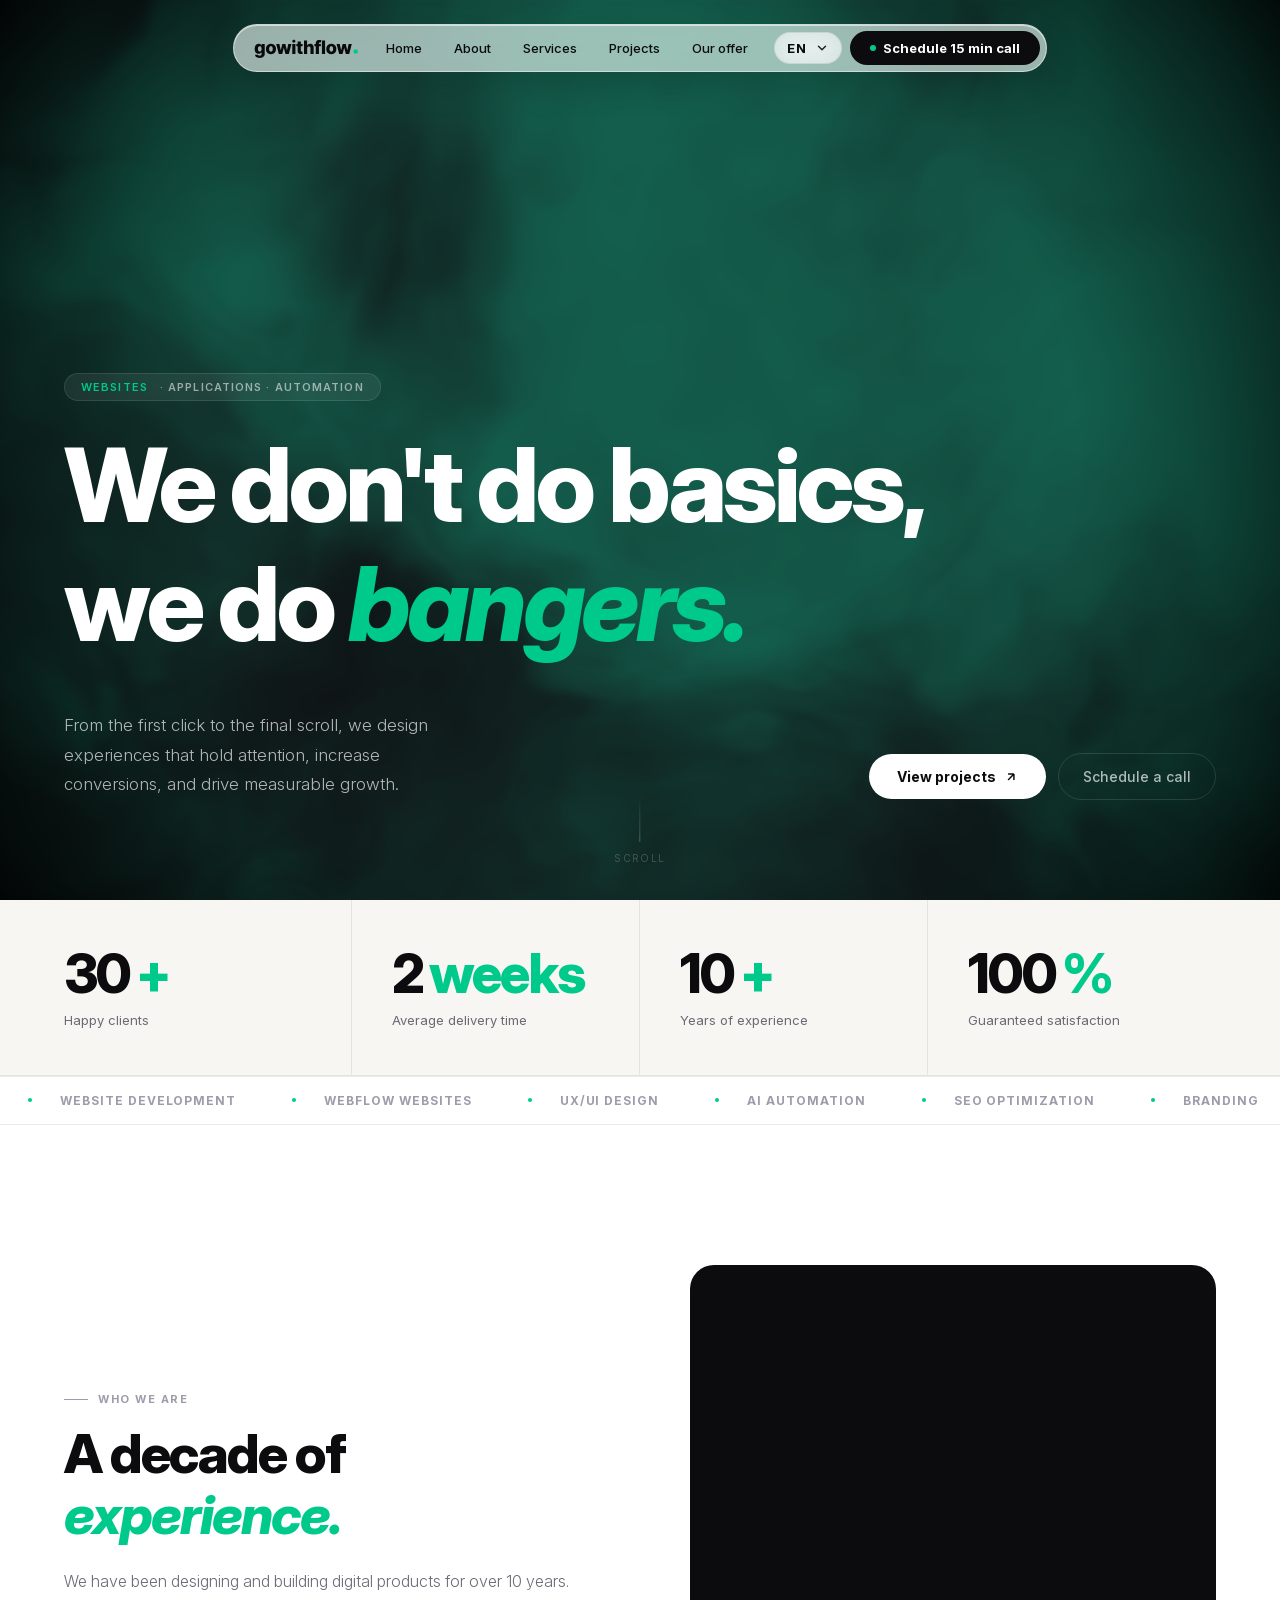
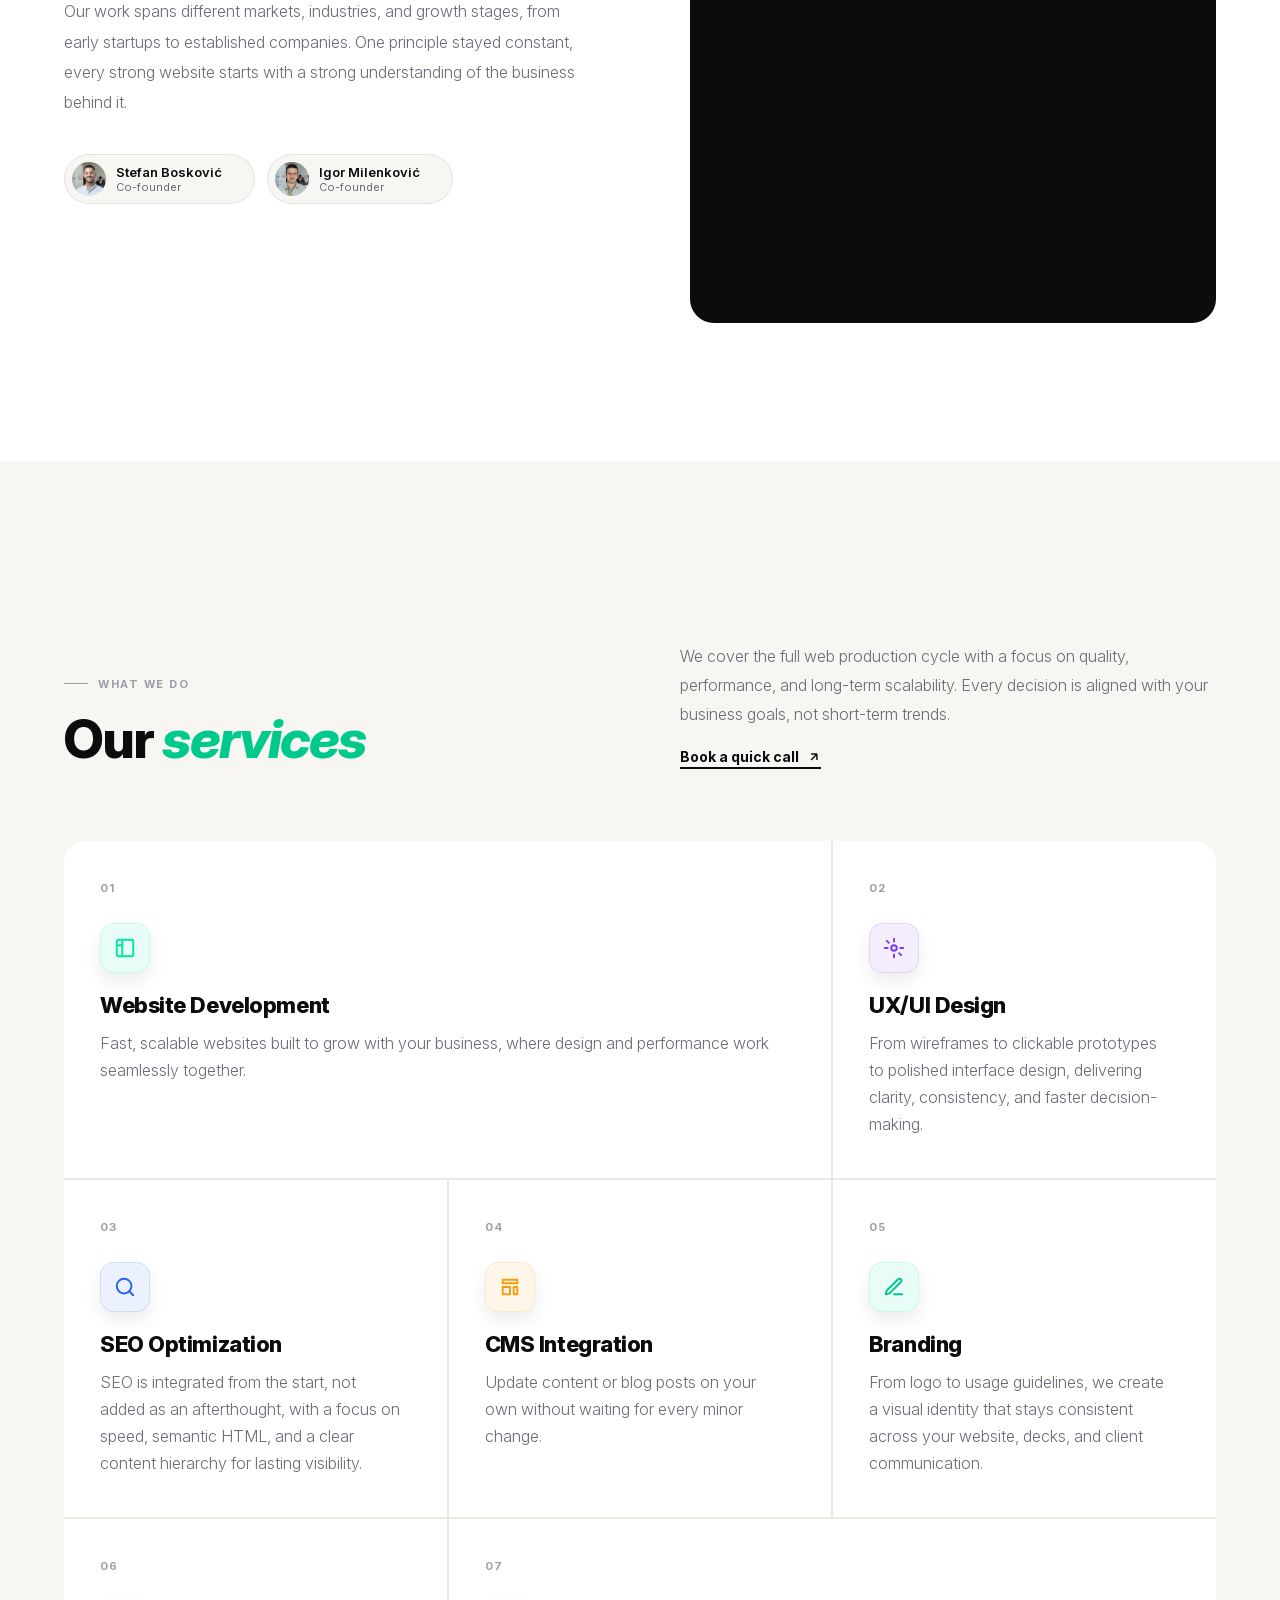
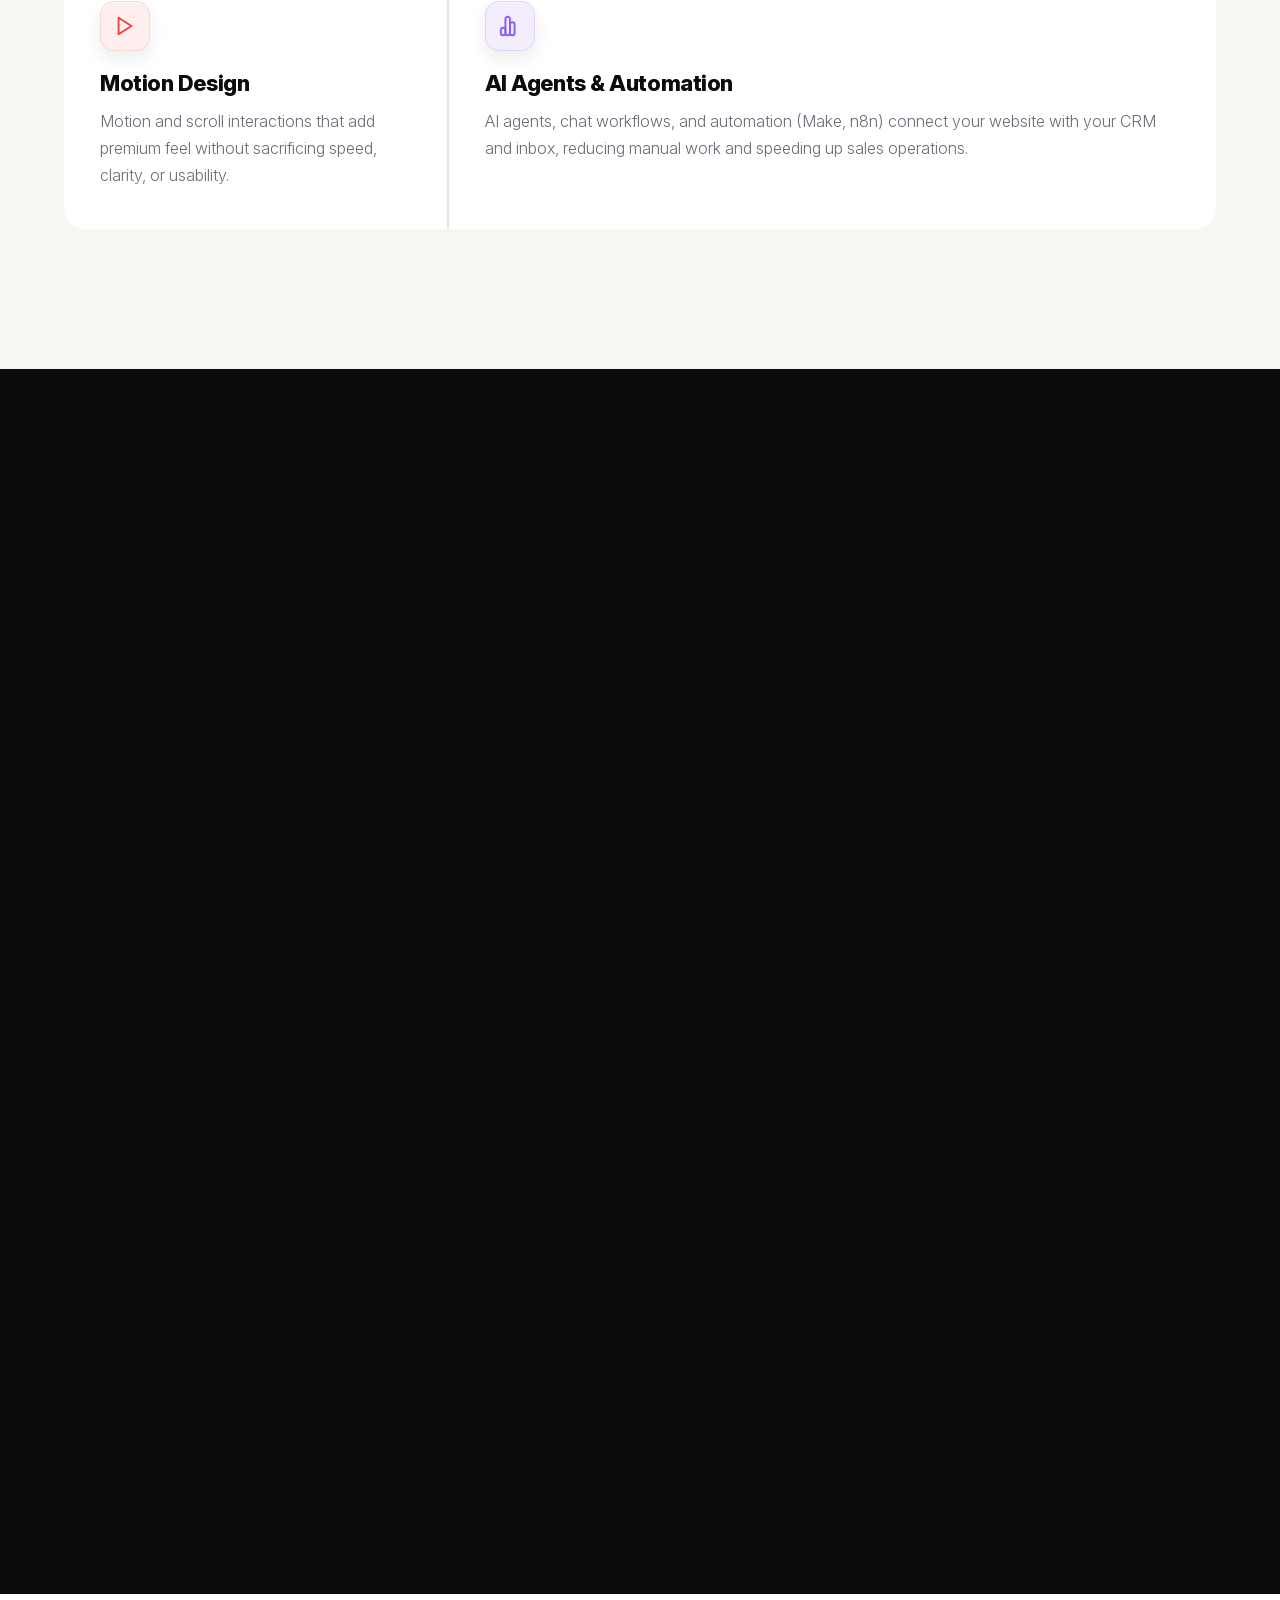
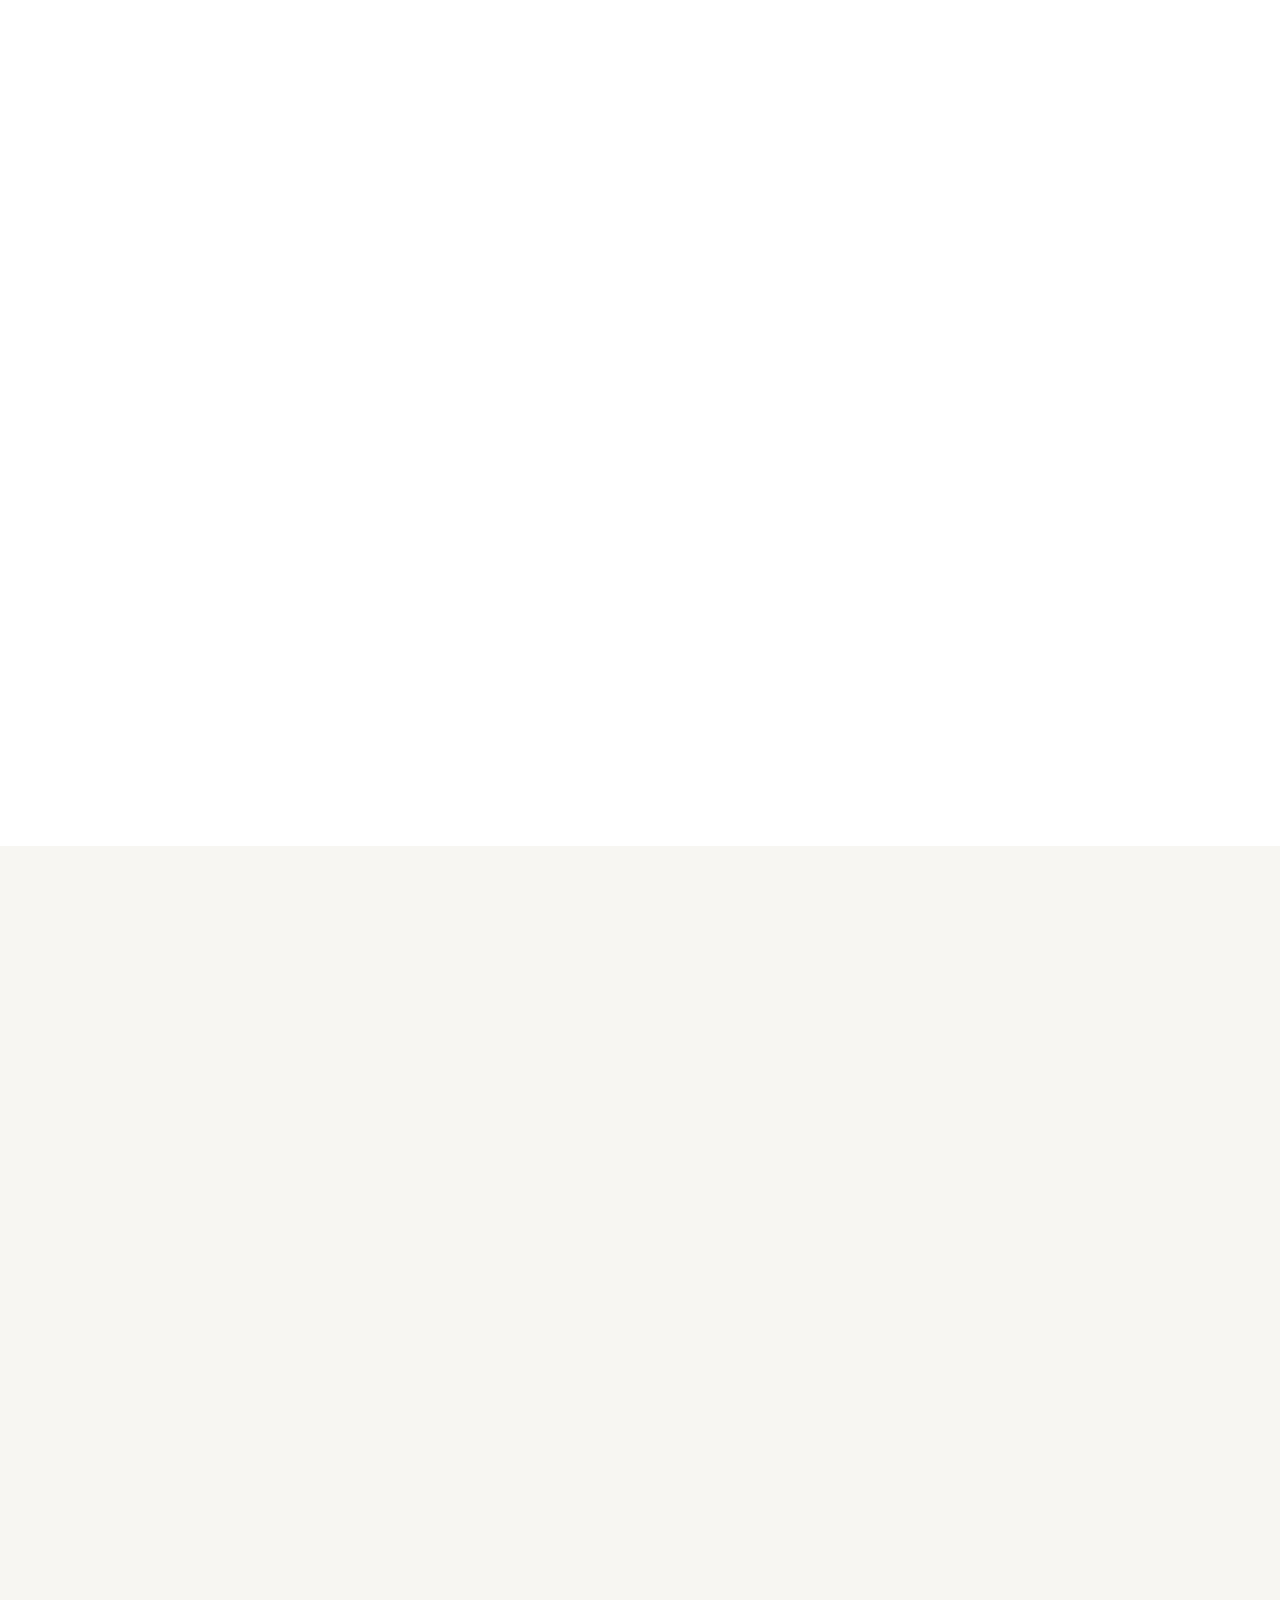
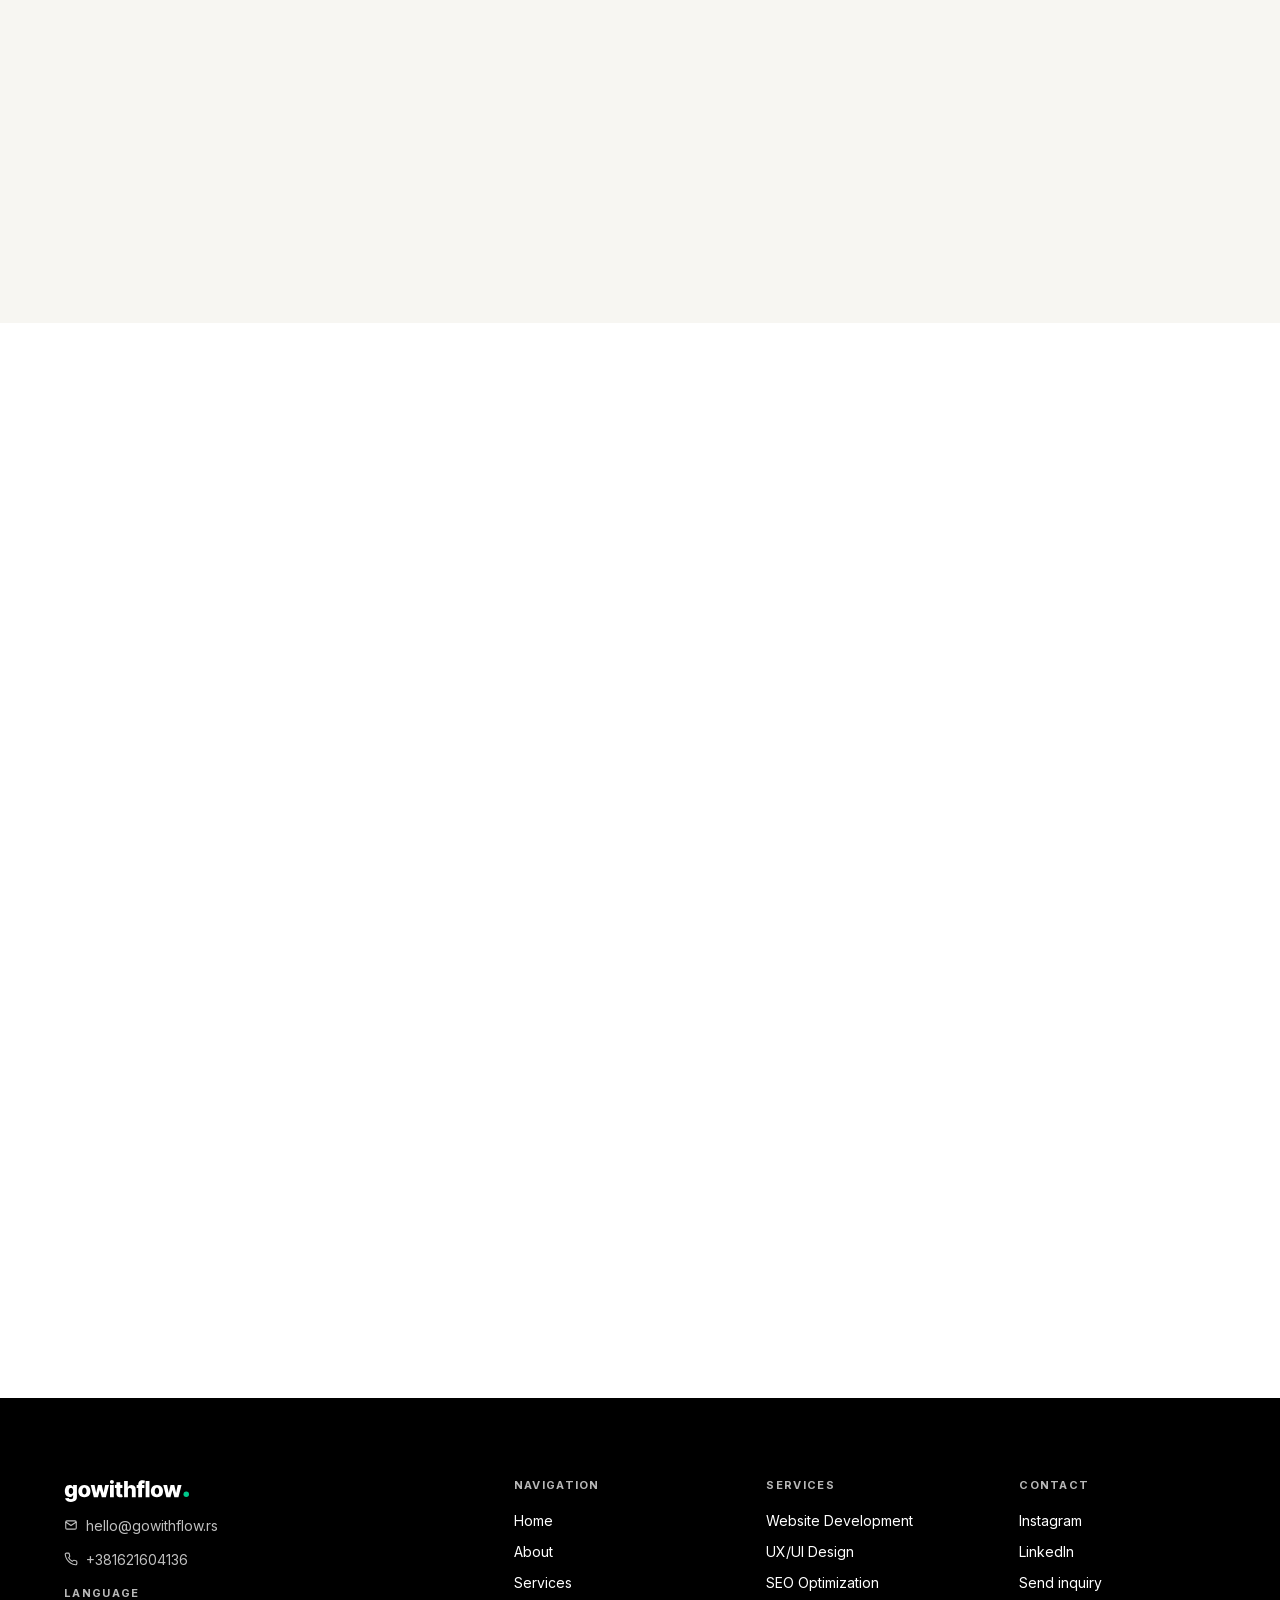
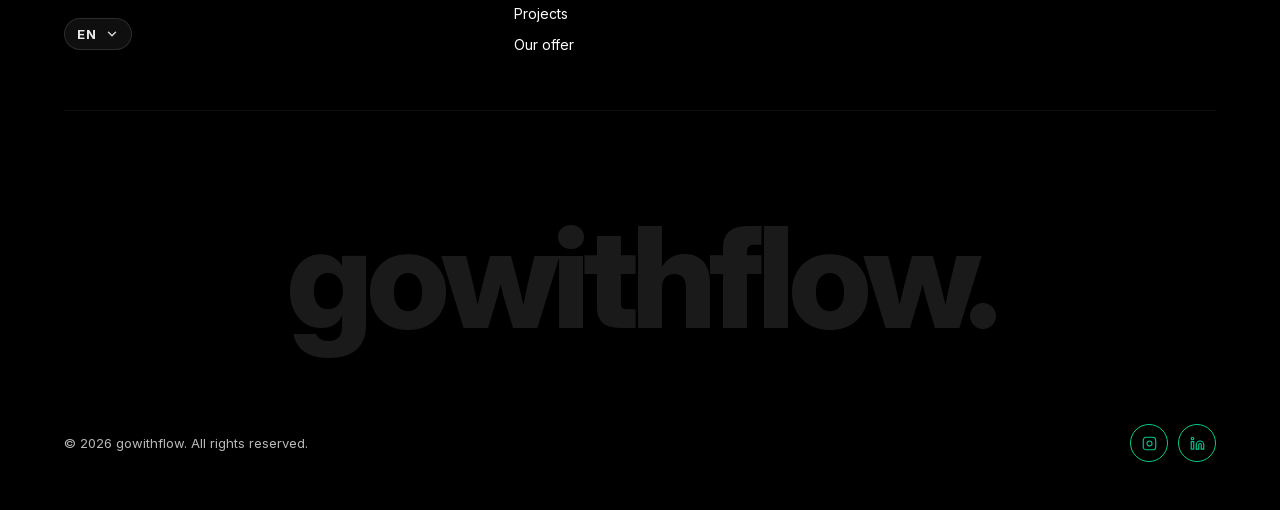
<file: en/index.html>
<!doctype html>
<html lang="en">

	<head>
		<meta charset="UTF-8" />
		<meta name="viewport" content="width=device-width, initial-scale=1.0" />
		<title>gowithflow | Web Agency for Websites, Apps & Automation</title>
		<meta name="description"
			  content="gowithflow is a digital agency focused on high-performing websites, scalable applications, and smart automation. We combine strategy, UX/UI, development, SEO, and AI workflows to help brands grow online." />
		<meta name="keywords"
			  content="web design agency, website development, webflow development, app development, UX UI design, SEO optimization, AI automation, AI agents" />
		<meta property="og:title" content="gowithflow — Websites, Applications & Automation" />
		<meta property="og:description"
			  content="Conversion-focused websites, custom applications, and practical automation. We design and build digital products that look sharp, load fast, and support business growth." />
		<meta property="og:type" content="website" />
		<meta property="og:image" content="https://gowithflow.rs/assets/og-image.png" />
		<meta property="og:image:width" content="400" />
		<meta property="og:image:height" content="400" />
		<meta property="og:image:alt" content="gowithflow" />
		<meta name="twitter:card" content="summary_large_image" />
		<meta name="twitter:image" content="https://gowithflow.rs/assets/og-image.png" />
		<link rel="icon" href="../assets/og-image.png" type="image/png" />
		<link rel="apple-touch-icon" href="../assets/og-image.png" />
		<!-- Self-hosted Inter variable font (no render-blocking Google Fonts) -->
		<link rel="preload" href="../assets/fonts/InterVariable.woff2" as="font" type="font/woff2" crossorigin />
		<link rel="preload" href="../assets/fonts/InterVariable-Italic.woff2" as="font" type="font/woff2" crossorigin />
		<link rel="stylesheet" href="../assets/css/main.css" />
	</head>

	<body>
		<!-- CURSOR FX (link-only) -->
		<div class="cursor-fx" id="curFx"></div>

		<!-- LOADER -->
		<div id="loader">
			<div class="ld-logo">gowithflow<span>.</span></div>
			<div class="ld-bar">
				<div class="ld-fill" id="ldfill"></div>
			</div>
			<div class="ld-num" id="ldnum">0%</div>
		</div>

		<!-- FLOATING PILL NAV -->
		<div class="nav-wrap">
			<nav id="nav">
				<a href="#hero" class="nav-logo">
					<img src="../assets/logo-black.svg" alt="gowithflow" class="nav-logo-img" />
				</a>
				<button class="nav-toggle" id="nav-toggle" aria-label="Open menu" aria-expanded="false"
						aria-controls="nav-links">
					<span></span><span></span><span></span>
				</button>
				<ul class="nav-links" id="nav-links">
					<div class="nav-pill-indicator" id="npi"></div>
					<li><a href="#hero" data-section="hero">Home</a></li>
					<li><a href="#about" data-section="about">About</a></li>
					<li><a href="#services" data-section="services">Services</a></li>
					<li><a href="#projects" data-section="projects">Projects</a></li>
					<li><a href="#pricing" data-section="pricing">Our offer</a></li>
					<li class="nav-mobile-call">
						<a href="contact.html"><span class="nav-avail-dot"></span>Schedule 15 min call</a>
					</li>
					<li class="nav-lang">
						<div class="lang-dd" data-lang-switcher>
							<button class="lang-dd__btn" type="button" aria-haspopup="menu" aria-expanded="false">
								<span class="lang-dd__label">EN</span>
								<svg class="lang-dd__chev" viewBox="0 0 24 24" aria-hidden="true">
									<path d="M6 9l6 6 6-6" fill="none" stroke="currentColor" stroke-width="2.5"
										  stroke-linecap="round" stroke-linejoin="round" />
								</svg>
							</button>
							<div class="lang-dd__menu" role="menu" aria-label="Language" hidden>
								<button class="lang-dd__item" type="button" role="menuitemradio" data-lang="sr"
										aria-checked="false">
									<span class="lang-dd__code">SR</span>
									<span class="lang-dd__name">Srpski</span>
								</button>
								<button class="lang-dd__item" type="button" role="menuitemradio" data-lang="en"
										aria-checked="true">
									<span class="lang-dd__code">EN</span>
									<span class="lang-dd__name">English</span>
								</button>
							</div>
						</div>
					</li>
				</ul>
				<a href="contact.html" class="nav-cta">
					<span class="nav-avail-dot"></span>Schedule 15 min call
				</a>
			</nav>
		</div>

		<!-- HERO -->
		<section id="hero">
			<canvas id="hero-canvas"></canvas>
			<div class="hero-inner">
				<div class="hero-badge">
					<em>Websites</em>&nbsp;·&nbsp;Applications&nbsp;·&nbsp;Automation
				</div>
				<h1 class="hero-hl">
					<span class="tline"><span class="tword">We don't do basics,</span></span>
					<span class="tline"><span class="tword">we do <em>bangers.</em></span></span>
				</h1>
				<div class="hero-meta">
					<p class="hero-sub">
						From the first click to the final scroll, we design experiences that hold attention, increase
						conversions, and drive measurable growth.
					</p>
					<div class="hero-acts">
						<a href="#projects" class="btn-light">View projects
							<svg width="14" height="14" viewBox="0 0 24 24" fill="none" stroke="currentColor"
								 stroke-width="2.5">
								<path d="M7 17L17 7M17 7H7M17 7v10" />
							</svg></a>
						<a href="contact.html" class="btn-outline">Schedule a call</a>
					</div>
				</div>
			</div>
			<div class="scroll-cue">
				<div class="scroll-cue-line"></div>
				<span>Scroll</span>
			</div>
		</section>

		<!-- STATS -->
		<div class="stats-band">
			<div class="stats-inner">
				<div class="sblock reveal">
					<div class="sn">30<em>+</em></div>
					<div class="sl">Happy clients</div>
				</div>
				<div class="sblock reveal" style="transition-delay: 0.08s">
					<div class="sn">2<em>weeks</em></div>
					<div class="sl">Average delivery time</div>
				</div>
				<div class="sblock reveal" style="transition-delay: 0.16s">
					<div class="sn">10<em>+</em></div>
					<div class="sl">Years of experience</div>
				</div>
				<div class="sblock reveal" style="transition-delay: 0.24s">
					<div class="sn">100<em>%</em></div>
					<div class="sl">Guaranteed satisfaction</div>
				</div>
			</div>
		</div>

		<!-- MARQUEE -->
		<div class="marq-wrap">
			<div class="marq-track">
				<div class="marq-group">
					<span class="mi"><span class="mdot"></span>Website Development</span>
					<span class="mi"><span class="mdot"></span>Webflow Websites</span>
					<span class="mi"><span class="mdot"></span>UX/UI Design</span>
					<span class="mi"><span class="mdot"></span>AI Automation</span>
					<span class="mi"><span class="mdot"></span>SEO Optimization</span>
					<span class="mi"><span class="mdot"></span>Branding</span>
					<span class="mi"><span class="mdot"></span>Motion</span>
					<span class="mi"><span class="mdot"></span>Web Sales</span>
				</div>
				<div class="marq-group" aria-hidden="true">
					<span class="mi"><span class="mdot"></span>Website Development</span>
					<span class="mi"><span class="mdot"></span>Webflow Websites</span>
					<span class="mi"><span class="mdot"></span>UX/UI Design</span>
					<span class="mi"><span class="mdot"></span>AI Automation</span>
					<span class="mi"><span class="mdot"></span>SEO Optimization</span>
					<span class="mi"><span class="mdot"></span>Branding</span>
					<span class="mi"><span class="mdot"></span>Motion</span>
					<span class="mi"><span class="mdot"></span>Web Sales</span>
				</div>
			</div>
		</div>

		<!-- ABOUT -->
		<section id="about" class="sec">
			<div class="mwrap about-grid">
				<div class="about-body reveal-l">
					<div class="kicker">Who we are</div>
					<h2 class="hl2">A decade of <em>experience.</em></h2>
					<p>
						We have been designing and building digital products for over 10 years. Our work spans different
						markets, industries, and growth stages, from early startups to established companies. One
						principle stayed constant, every strong website starts with a strong understanding of the
						business behind it.
					</p>
					<div class="team-row">
						<a href="https://www.linkedin.com/in/stefan-bo%C5%A1kovi%C4%87-0316a1131/" target="_blank"
						   class="tchip linkedin-chip">
							<div class="tchip-av">
								<img src="../assets/stefan_about-us.webp" alt="Stefan Bosković" loading="lazy" />
							</div>
							<div>
								<div class="tcn">Stefan Bosković</div>
								<div class="tcr">Co-founder</div>
							</div>
							<div class="li-icon">
								<svg viewBox="0 0 24 24" width="16" height="16" fill="none" stroke="currentColor"
									 stroke-width="2" stroke-linecap="round" stroke-linejoin="round">
									<path d="M16 8a6 6 0 0 1 6 6v7h-4v-7a2 2 0 0 0-4 0v7h-4v-7a6 6 0 0 1 6-6z"></path>
									<rect x="2" y="9" width="4" height="12"></rect>
									<circle cx="4" cy="4" r="2"></circle>
								</svg>
							</div>
						</a>
						<a href="https://www.linkedin.com/in/milenkovicig/" target="_blank" class="tchip linkedin-chip">
							<div class="tchip-av">
								<img src="../assets/igor_about-us.webp" alt="Igor Milenković" loading="lazy" />
							</div>
							<div>
								<div class="tcn">Igor Milenković</div>
								<div class="tcr">Co-founder</div>
							</div>
							<div class="li-icon">
								<svg viewBox="0 0 24 24" width="16" height="16" fill="none" stroke="currentColor"
									 stroke-width="2" stroke-linecap="round" stroke-linejoin="round">
									<path d="M16 8a6 6 0 0 1 6 6v7h-4v-7a2 2 0 0 0-4 0v7h-4v-7a6 6 0 0 1 6-6z"></path>
									<rect x="2" y="9" width="4" height="12"></rect>
									<circle cx="4" cy="4" r="2"></circle>
								</svg>
							</div>
						</a>
					</div>
				</div>
				<div class="about-visual reveal">
					<div class="av-card">
						<video id="about-visual-vid" loop muted playsinline preload="none"
							   style="position: absolute; top: 0; left: 0; width: 100%; height: 100%; object-fit: cover; z-index: 0;">
							<source src="../assets/English/Our works - EN.mp4" type="video/mp4" />
						</video>
					</div>
				</div>
			</div>
		</section>

		<!-- SERVICES -->
		<section id="services" class="sec">
			<div class="mwrap">
				<div class="svc-head reveal">
					<div>
						<div class="kicker">What we do</div>
						<h2 class="hl2">Our <em class="g">services</em></h2>
					</div>
					<div>
						<p class="sh-note">
							We cover the full web production cycle with a focus on quality, performance, and long-term
							scalability. Every decision is aligned with your business goals, not short-term trends.
						</p>
						<a href="contact.html" class="sh-cta">Book a quick call
							<svg width="14" height="14" viewBox="0 0 24 24" fill="none" stroke="currentColor"
								 stroke-width="2.5">
								<path d="M7 17L17 7M17 7H7M17 7v10" />
							</svg></a>
					</div>
				</div>
				<div class="svc-bento reveal">
					<!-- ROW 1: wide (2col) + 1 -->
					<div class="sc wide" onmousemove="scGlow(this, event)">
						<div class="sc-inner">
							<div class="sc-num">01</div>
							<div class="sc-icon-box" style="
                  background: rgba(0, 229, 160, 0.09);
                  border: 1px solid rgba(0, 229, 160, 0.14);
                ">
								<svg viewBox="0 0 24 24" fill="none" stroke="#00e5a0" stroke-width="1.8">
									<rect x="3" y="3" width="18" height="18" rx="2" />
									<path d="M9 3v18M3 9h6" />
								</svg>
							</div>
							<div class="sc-name">Website Development</div>
							<div class="sc-desc">
								Fast, scalable websites built to grow with your business, where design and performance
								work seamlessly together.
							</div>
						</div>
						<div class="sc-arr">
							<svg viewBox="0 0 24 24" fill="none">
								<path d="M7 17L17 7M17 7H7M17 7v10" />
							</svg>
						</div>
					</div>
					<div class="sc" onmousemove="scGlow(this, event)">
						<div class="sc-inner">
							<div class="sc-num">02</div>
							<div class="sc-icon-box" style="
                  background: rgba(124, 58, 237, 0.09);
                  border: 1px solid rgba(124, 58, 237, 0.14);
                ">
								<svg viewBox="0 0 24 24" fill="none" stroke="#7c3aed" stroke-width="1.8">
									<circle cx="12" cy="12" r="3" />
									<path
										  d="M12 2v3M12 19v3M4.22 4.22l2.12 2.12M17.66 17.66l2.12 2.12M2 12h3M19 12h3" />
								</svg>
							</div>
							<div class="sc-name">UX/UI Design</div>
							<div class="sc-desc">
								From wireframes to clickable prototypes to polished interface design, delivering
								clarity, consistency, and faster decision-making.
							</div>
						</div>
						<div class="sc-arr">
							<svg viewBox="0 0 24 24" fill="none">
								<path d="M7 17L17 7M17 7H7M17 7v10" />
							</svg>
						</div>
					</div>
					<!-- ROW 2: 3 equal cards -->
					<div class="sc" onmousemove="scGlow(this, event)">
						<div class="sc-inner">
							<div class="sc-num">03</div>
							<div class="sc-icon-box" style="
                  background: rgba(37, 99, 235, 0.09);
                  border: 1px solid rgba(37, 99, 235, 0.14);
                ">
								<svg viewBox="0 0 24 24" fill="none" stroke="#2563eb" stroke-width="1.8">
									<circle cx="11" cy="11" r="8" />
									<path d="M21 21l-4.35-4.35" />
								</svg>
							</div>
							<div class="sc-name">SEO Optimization</div>
							<div class="sc-desc">
								SEO is integrated from the start, not added as an afterthought, with a focus on speed,
								semantic HTML, and a clear content hierarchy for lasting visibility.
							</div>
						</div>
						<div class="sc-arr">
							<svg viewBox="0 0 24 24" fill="none">
								<path d="M7 17L17 7M17 7H7M17 7v10" />
							</svg>
						</div>
					</div>
					<div class="sc" onmousemove="scGlow(this, event)">
						<div class="sc-inner">
							<div class="sc-num">04</div>
							<div class="sc-icon-box" style="
                  background: rgba(245, 158, 11, 0.09);
                  border: 1px solid rgba(245, 158, 11, 0.14);
                ">
								<svg viewBox="0 0 24 24" fill="none" stroke="#f59e0b" stroke-width="1.8">
									<path d="M4 4h16v4H4zM4 12h8v8H4zM16 12h4v8h-4z" />
								</svg>
							</div>
							<div class="sc-name">CMS Integration</div>
							<div class="sc-desc">
								Update content or blog posts on your own without waiting for every minor change.
							</div>
						</div>
						<div class="sc-arr">
							<svg viewBox="0 0 24 24" fill="none">
								<path d="M7 17L17 7M17 7H7M17 7v10" />
							</svg>
						</div>
					</div>
					<div class="sc" onmousemove="scGlow(this, event)">
						<div class="sc-inner">
							<div class="sc-num">05</div>
							<div class="sc-icon-box" style="
                  background: rgba(0, 229, 160, 0.09);
                  border: 1px solid rgba(0, 229, 160, 0.14);
                ">
								<svg viewBox="0 0 24 24" fill="none" stroke="#00e5a0" stroke-width="1.8">
									<path d="M12 20h9M16.5 3.5a2.121 2.121 0 0 1 3 3L7 19l-4 1 1-4L16.5 3.5z" />
								</svg>
							</div>
							<div class="sc-name">Branding</div>
							<div class="sc-desc">
								From logo to usage guidelines, we create a visual identity that stays consistent across
								your website, decks, and client communication.
							</div>
						</div>
						<div class="sc-arr">
							<svg viewBox="0 0 24 24" fill="none">
								<path d="M7 17L17 7M17 7H7M17 7v10" />
							</svg>
						</div>
					</div>
					<!-- ROW 3: 1 + wide (2col) -->
					<div class="sc" onmousemove="scGlow(this, event)">
						<div class="sc-inner">
							<div class="sc-num">06</div>
							<div class="sc-icon-box" style="
                  background: rgba(239, 68, 68, 0.09);
                  border: 1px solid rgba(239, 68, 68, 0.14);
                ">
								<svg viewBox="0 0 24 24" fill="none" stroke="#ef4444" stroke-width="1.8">
									<path d="M5 3l14 9-14 9V3z" />
								</svg>
							</div>
							<div class="sc-name">Motion Design</div>
							<div class="sc-desc">
								Motion and scroll interactions that add premium feel without sacrificing speed, clarity,
								or usability.
							</div>
						</div>
						<div class="sc-arr">
							<svg viewBox="0 0 24 24" fill="none">
								<path d="M7 17L17 7M17 7H7M17 7v10" />
							</svg>
						</div>
					</div>
					<div class="sc wide" onmousemove="scGlow(this, event)">
						<div class="sc-inner">
							<div class="sc-num">07</div>
							<div class="sc-icon-box" style="
                  background: rgba(124, 58, 237, 0.09);
                  border: 1px solid rgba(124, 58, 237, 0.14);
                ">
								<svg viewBox="0 0 24 24" fill="none" stroke="#7c3aed" stroke-width="1.8">
									<path
										  d="M9.5 2A2.5 2.5 0 0 1 12 4.5v15a2.5 2.5 0 0 1-5 0v-15A2.5 2.5 0 0 1 9.5 2z" />
									<path
										  d="M14.5 8A2.5 2.5 0 0 1 17 10.5v9a2.5 2.5 0 0 1-5 0v-9A2.5 2.5 0 0 1 14.5 8z" />
									<path
										  d="M4.5 14A2.5 2.5 0 0 1 7 16.5v3a2.5 2.5 0 0 1-5 0v-3A2.5 2.5 0 0 1 4.5 14z" />
								</svg>
							</div>
							<div class="sc-name">AI Agents & Automation</div>
							<div class="sc-desc">
								AI agents, chat workflows, and automation (Make, n8n) connect your website with your CRM
								and inbox, reducing manual work and speeding up sales operations.
							</div>
						</div>
						<div class="sc-arr">
							<svg viewBox="0 0 24 24" fill="none">
								<path d="M7 17L17 7M17 7H7M17 7v10" />
							</svg>
						</div>
					</div>
				</div>
			</div>
		</section>

		<!-- OUR APPROACH SECTION -->
		<section id="ai" class="sec" style="background: var(--ink)">
			<div class="mwrap ai-grid">
				<div class="ai-text reveal-l">
					<h2 class="ai-hl">
						Premium <em>web design</em> on the surface, <em>AI</em> and <em>automation</em> behind the scenes.
					</h2>
					<div class="proc-kicker kicker" style="margin-top: 22px">AI agents and digital systems</div>
					<p class="ai-body">
						Your website should be fast, clear, and aligned with how your team already works.
						<strong>Where it makes business sense, we can also implement AI agents and automation to reduce
							repetitive tasks, from lead forms to CRM and tool integrations.</strong>
					</p>

					<a href="contact.html" class="btn-light">Talk about AI solutions
						<svg width="14" height="14" viewBox="0 0 24 24" fill="none" stroke="currentColor"
							 stroke-width="2.5">
							<path d="M7 17L17 7M17 7H7M17 7v10" />
						</svg></a>
				</div>
				<div class="ai-visual reveal">
					<div class="ai-vis-main">
						<!-- Terminal window -->
						<div class="ai-terminal">
							<div class="at-bar">
								<span class="atb r"></span><span class="atb y"></span><span class="atb g"></span>
								<span class="at-bar-title">flow-ai-agent.js</span>
							</div>
							<div class="at-body">
								<div class="at-line">
									<span class="at-prompt">›</span><span class="at-cmd" id="at-cmd1"></span>
								</div>
								<div class="at-line at-res">
									<span class="at-out" id="at-out1"></span>
								</div>
								<div class="at-line" style="margin-top: 6px">
									<span class="at-prompt">›</span><span class="at-cmd" id="at-cmd2"></span>
								</div>
								<div class="at-line at-res">
									<span class="at-out" id="at-out2"></span>
								</div>
								<div class="at-cursor-line">
									<span class="at-prompt">›</span><span class="at-blink">_</span>
								</div>
							</div>
						</div>
					</div>
					<!-- Tool stack list below canvas -->
					<div class="ai-tools-list">
						<div class="atl-label">Tools we connect in real client projects</div>
						<div class="atl-grid">
							<div class="atl-item active">
								<div class="atl-dot" style="background: #00e5a0"></div>
								Claude AI
							</div>
							<div class="atl-item active">
								<div class="atl-dot" style="background: #146ef5"></div>
								Platforms
							</div>
							<div class="atl-item active">
								<div class="atl-dot" style="background: #0055ff"></div>
								No-code
							</div>
							<div class="atl-item active">
								<div class="atl-dot" style="background: #6e30d9"></div>
								Make.com
							</div>
							<div class="atl-item">
								<div class="atl-dot" style="background: #f59e0b"></div>
								GPT-4o
							</div>
							<div class="atl-item">
								<div class="atl-dot" style="background: #ef4444"></div>
								Midjourney
							</div>
							<div class="atl-item">
								<div class="atl-dot" style="background: #7c3aed"></div>
								Cursor
							</div>
							<div class="atl-item">
								<div class="atl-dot" style="background: #2563eb"></div>
								n8n
							</div>
							<div class="atl-item">
								<div class="atl-dot" style="background: #00c48c"></div>
								Lottie
							</div>
							<div class="atl-item">
								<div class="atl-dot" style="background: #9d9caa"></div>
								Runway ML
							</div>
						</div>
					</div>
				</div>
			</div>
			<div class="mwrap" style="margin-top: 48px">
				<div class="proc-kicker kicker reveal">How collaboration works</div>
				<div class="proc-steps reveal">
					<div class="ps" data-n="1">
						<div class="ps-accent"></div>
						<div class="ps-n">STEP 01</div>
						<div class="ps-title">Intro call</div>
						<div class="ps-desc">
							Around 30 minutes to align on goals, audience, timeline, and constraints. No generic pitch,
							just a focused fit check.
						</div>
					</div>
					<div class="ps" data-n="2">
						<div class="ps-accent"></div>
						<div class="ps-n">STEP 02</div>
						<div class="ps-title">Design and prototype</div>
						<div class="ps-desc">
							Visual direction, wireframes, and a clickable prototype. Sign-off before development means
							fewer surprises later.
						</div>
					</div>
					<div class="ps" data-n="3">
						<div class="ps-accent"></div>
						<div class="ps-n">STEP 03</div>
						<div class="ps-title">Development and motion</div>
						<div class="ps-desc">
							Development in Webflow (or custom stack when needed) with clear revision rounds. Motion and
							micro-details are polished before launch.
						</div>
					</div>
					<div class="ps" data-n="4">
						<div class="ps-accent"></div>
						<div class="ps-n">STEP 04</div>
						<div class="ps-title">Launch and handover</div>
						<div class="ps-desc">
							The site goes live, then we walk your team through CMS usage. You also get 30 days of
							post-launch support with no hidden fees.
						</div>
					</div>
				</div>
			</div>
		</section>

		<!-- PROJECTS -->
		<section id="projects" class="sec">
			<div class="mwrap">
				<div class="proj-head reveal">
					<div>
						<div class="kicker">Selected work</div>
						<h2 class="hl2">Our <em class="g">work</em></h2>
					</div>
				</div>
				<div class="proj-featured-wrap reveal" id="proj-featured-wrap">
					<div class="proj-featured-grid" id="pt">
						<article class="pc pc--portfolio pc--wide" data-slide id="proj-1">
							<header class="pc-port-head">
								<div class="pc-port-head__main">
									<p class="pc-port-label">SaaS · AI</p>
									<h3 class="pc-port-title">Test AI Models</h3>
								</div>
							</header>
							<div class="pc-port-viewport">
								<div class="pc-port-track">
									<div class="pc-port-slide">
										<img class="pc-img" src="../assets/featured%20projects/testai.webp"
											 alt="Test AI Models - preview" loading="lazy" decoding="async"
											 draggable="false" />
									</div>
								</div>
							</div>
							<footer class="pc-port-foot">
								<p class="pc-port-desc">
									Landing page for an AI product with clear message hierarchy, purposeful animation,
									and SEO built into the structure.
								</p>
								<a href="https://testaimodels.com/" target="_blank" rel="noopener"
								   class="pc-port-cta">Open website ↗</a>
							</footer>
						</article>
						<article class="pc pc--portfolio" data-slide id="proj-2">
							<header class="pc-port-head">
								<div class="pc-port-head__main">
									<p class="pc-port-label">Marketing · CMS</p>
									<h3 class="pc-port-title">Dice Media</h3>
								</div>
								<div class="pc-port-arrows">
									<button type="button" class="pc-port-arrow pc-port-prev"
											aria-label="Previous preview">
										<svg viewBox="0 0 24 24" aria-hidden="true">
											<path d="M15 18l-6-6 6-6" fill="none" stroke="currentColor" stroke-width="2"
												  stroke-linecap="round" stroke-linejoin="round" />
										</svg>
									</button>
									<button type="button" class="pc-port-arrow pc-port-next" aria-label="Next preview">
										<svg viewBox="0 0 24 24" aria-hidden="true">
											<path d="M9 18l6-6-6-6" fill="none" stroke="currentColor" stroke-width="2"
												  stroke-linecap="round" stroke-linejoin="round" />
										</svg>
									</button>
								</div>
							</header>
							<div class="pc-port-viewport" data-carousel>
								<div class="pc-port-track">
									<div class="pc-port-slide">
										<img class="pc-img" src="../assets/featured%20projects/dice - 1.webp"
											 alt="Dice Media - preview 1" loading="lazy" decoding="async"
											 draggable="false" />
									</div>
									<div class="pc-port-slide">
										<img class="pc-img" src="../assets/featured%20projects/dice - 2.webp"
											 alt="Dice Media - preview 2" loading="lazy" decoding="async"
											 draggable="false" />
									</div>
									<div class="pc-port-slide">
										<img class="pc-img" src="../assets/featured%20projects/dice - 3.webp"
											 alt="Dice Media - preview 3" loading="lazy" decoding="async"
											 draggable="false" />
									</div>
								</div>
							</div>
							<footer class="pc-port-foot">
								<p class="pc-port-desc">
									Corporate Webflow website with a dynamic hero, CMS blog, and consistent visual
									identity for a growth-focused marketing agency.
								</p>
								<a href="https://dice-media.webflow.io/" target="_blank" rel="noopener"
								   class="pc-port-cta">Open website
									↗</a>
							</footer>
						</article>
						<article class="pc pc--portfolio" data-slide id="proj-3">
							<header class="pc-port-head">
								<div class="pc-port-head__main">
									<p class="pc-port-label">Fashion · E-commerce</p>
									<h3 class="pc-port-title">RE Official</h3>
								</div>
							</header>
							<div class="pc-port-viewport">
								<div class="pc-port-track">
									<div class="pc-port-slide">
										<img class="pc-img" src="../assets/featured%20projects/reofficial.webp"
											 alt="RE Official - preview" loading="lazy" decoding="async"
											 draggable="false" />
									</div>
								</div>
							</div>
							<footer class="pc-port-foot">
								<p class="pc-port-desc">
									Editorial-style e-commerce for an upcycling brand with clear storytelling and a
									cleaner path to purchase.
								</p>
								<a href="https://reofficial.webflow.io/" target="_blank" rel="noopener"
								   class="pc-port-cta">Open website
									↗</a>
							</footer>
						</article>
						<article class="pc pc--portfolio pc--wide" data-slide id="proj-4">
							<header class="pc-port-head">
								<div class="pc-port-head__main">
									<p class="pc-port-label">Tourism · Web</p>
									<h3 class="pc-port-title">Brvnare Janković</h3>
								</div>
								<div class="pc-port-arrows">
									<button type="button" class="pc-port-arrow pc-port-prev"
											aria-label="Previous preview">
										<svg viewBox="0 0 24 24" aria-hidden="true">
											<path d="M15 18l-6-6 6-6" fill="none" stroke="currentColor" stroke-width="2"
												  stroke-linecap="round" stroke-linejoin="round" />
										</svg>
									</button>
									<button type="button" class="pc-port-arrow pc-port-next" aria-label="Next preview">
										<svg viewBox="0 0 24 24" aria-hidden="true">
											<path d="M9 18l6-6-6-6" fill="none" stroke="currentColor" stroke-width="2"
												  stroke-linecap="round" stroke-linejoin="round" />
										</svg>
									</button>
								</div>
							</header>
							<div class="pc-port-viewport" data-carousel>
								<div class="pc-port-track">
									<div class="pc-port-slide">
										<img class="pc-img" src="../assets/featured%20projects/brvnare-1.webp"
											 alt="Brvnare Jankovic - preview 1" loading="lazy" decoding="async"
											 draggable="false" />
									</div>
									<div class="pc-port-slide">
										<img class="pc-img" src="../assets/featured%20projects/brvnare-2.webp"
											 alt="Brvnare Jankovic - preview 2" loading="lazy" decoding="async"
											 draggable="false" />
									</div>
									<div class="pc-port-slide">
										<img class="pc-img" src="../assets/featured%20projects/brvnare-3.webp"
											 alt="Brvnare Jankovic - preview 3" loading="lazy" decoding="async"
											 draggable="false" />
									</div>
								</div>
							</div>
							<footer class="pc-port-foot">
								<p class="pc-port-desc">
									Hospitality website for a mountain retreat, combining video storytelling with clear
									offer presentation.
								</p>
								<a href="https://brvnarejankovic.rs" target="_blank" rel="noopener"
								   class="pc-port-cta">Open website
									↗</a>
							</footer>
						</article>
					</div>
				</div>
			</div>
		</section>

		<!-- Brand CTA -->
		<section class="sec sec-brand-cta" aria-label="Call to action">
			<div class="mwrap">
				<div class="why-cta reveal">
					<div>
						<h3 class="wct-title">
							Got a <em>project</em> in mind?
						</h3>
						<p class="wct-sub">
							A short call to align on goals and priorities, and see if we are the right fit.
						</p>
					</div>
					<div class="rings">
						<div class="ring r1"></div>
						<div class="ring r2"></div>
						<div class="ring r3"></div>
					</div>
					<div class="wct-action">
						<a href="contact.html" class="btn-light wct-btn">Schedule a call
							<svg width="16" height="16" viewBox="0 0 24 24" fill="none" stroke="currentColor"
								 stroke-width="2.5">
								<path d="M7 17L17 7M17 7H7M17 7v10" />
							</svg></a>
						<div class="wct-note">No obligation · reply within 24h</div>
					</div>
				</div>
			</div>
		</section>

		<!-- TESTIMONIALS -->
		<section id="testimonials" class="sec">
			<div class="mwrap">
				<div class="reveal testi-shell">
					<div class="kicker">Client feedback</div>
					<h2 class="hl2">
						Kind <em>words</em>
					</h2>
					<div class="testi-grid">
						<article class="tcard tcard-kpi tcard-kpi-main">
							<p class="tbody">
								Communication was clear and the timeline was realistic. What impressed us most was how
								the landing page makes our AI product easy to understand in seconds.
							</p>
							<div class="tauthor">
								<div class="ta-av" style="background: linear-gradient(135deg, #7c3aed, #2563eb)">
									<img class="ta-av-img" src="../assets/1770282732701-29443329-2e26-4e24-a7ac-939c9fd41a50.png"
										 alt="Test AI Models - Marko Milojkovic avatar"
										 loading="lazy" decoding="async" />
								</div>
								<div>
									<div class="ta-name">Marko Milojkovic</div>
									<div class="ta-role">Test AI Models</div>
								</div>
							</div>
						</article>

						<article class="tcard tcard-kpi tcard-kpi-secondary tcard-top-right">
							<p class="tbody">
								We wanted a site that feels like a real agency, not a generic template. From the first
								concept through to the final motion details, everything stayed consistent and easy to follow.
							</p>
							<div class="tauthor">
								<div class="ta-av" style="background: linear-gradient(135deg, #00c98c, #2563eb)">
									<img class="ta-av-img" src="../assets/Screenshot_2026-04-03_at_9.45.53-6fc9e201-13ad-4370-883f-389d55d51416.png"
										 alt="Dice Media - Aleksandar Andric avatar"
										 loading="lazy" decoding="async" />
								</div>
								<div>
									<div class="ta-name">Aleksandar Andric</div>
									<div class="ta-role">Dice Media</div>
								</div>
							</div>
						</article>

						<article class="tcard tcard-mini tcard-bottom-left">
							<p class="tbody">
								For us, every stitch matters. RE’s sewing workshops needed a website that presents our
								services with clarity, so customers know what to expect and trust the craft.
							</p>
							<div class="tauthor">
								<div class="ta-av" style="background: rgba(12, 12, 14, 0.15)">
									<img class="ta-av-img"
										 src="../assets/Screenshot_2026-04-03_at_9.45.11-e9507088-73e9-4434-9401-c051b47a186d.png"
										 alt="RE Official - Tijana Djuric avatar" loading="lazy" decoding="async" />
								</div>
								<div>
									<div class="ta-name">Tijana Djuric</div>
									<div class="ta-role">RE Official</div>
								</div>
							</div>
						</article>

						<article class="tcard tcard-mini tcard-bottom-right tcard-dark">
							<p class="tbody">
								Guests quickly understood what we offer and what the stay looks like. We got fewer
								repeated questions and more confident bookings.
							</p>
							<div class="tauthor">
								<div class="ta-av" style="background: rgba(12, 12, 14, 0.15)">
									<img class="ta-av-img"
										 src="../assets/Screenshot_2026-04-03_at_9.47.39-0d3eed55-2468-4b9d-9374-1c3ee8071df2.png"
										 alt="Brvnare Janković - Mihailo Milenkovic avatar" loading="lazy"
										 decoding="async" />
								</div>
								<div>
									<div class="ta-name">Mihailo Milenkovic</div>
									<div class="ta-role">Brvnare Janković</div>
								</div>
							</div>
						</article>
					</div>
				</div>
			</div>
		</section>

		<!-- PRICING -->
		<section id="pricing" class="sec" style="background: var(--off)">
			<div class="mwrap">
				<div class="reveal" style="text-align: center; max-width: 560px; margin: 0 auto 0">
					<div class="kicker" style="justify-content: center">Our offer</div>
					<h2 class="hl2" style="text-align: center">
						Our <em class="g">offer</em>
					</h2>
					<p style="
              font-size: 16px;
              color: var(--muted);
              margin-top: 16px;
              line-height: 1.75;
              font-weight: 300;
            ">
						Every project is different - these packages are guiding benchmarks. Final pricing follows after
						a quick scope review.
					</p>
				</div>
				<div class="price-grid reveal">
					<div class="price-card">
						<div class="pc-badge">Starter</div>
						<div class="pc-name">Landing Page</div>
						<div class="pc-desc">
							One high-converting page for campaigns, launches, or market testing, with your core value
							proposition clear above the fold.
						</div>
						<div class="pc-price"><span class="pc-from">from</span> €600</div>
						<div class="pc-per">one-time · delivery up to 2 weeks</div>
						<ul class="pc-feats">
							<li class="pc-feat">
								<div class="pf-check">
									<svg viewBox="0 0 24 24">
										<path d="M20 6L9 17l-5-5" />
									</svg>
								</div>
								Up to 8 sections
							</li>
							<li class="pc-feat">
								<div class="pf-check">
									<svg viewBox="0 0 24 24">
										<path d="M20 6L9 17l-5-5" />
									</svg>
								</div>
								Responsive design
							</li>
							<li class="pc-feat">
								<div class="pf-check">
									<svg viewBox="0 0 24 24">
										<path d="M20 6L9 17l-5-5" />
									</svg>
								</div>
								SEO
							</li>
							<li class="pc-feat">
								<div class="pf-check">
									<svg viewBox="0 0 24 24">
										<path d="M20 6L9 17l-5-5" />
									</svg>
								</div>
								1 revision round
							</li>
						</ul>
						<a href="contact.html" class="pc-btn">Send inquiry</a>
					</div>
					<div class="price-card feat">
						<div class="pc-badge">Most popular</div>
						<div class="pc-name">Business Website</div>
						<div class="pc-desc">
							A complete website with CMS, motion, and SEO foundations for companies building long-term
							online presence.
						</div>
						<div class="pc-price" style="color: var(--green)"><span class="pc-from">from</span> €1000</div>
						<div class="pc-per">one-time · delivery in 2-4 weeks</div>
						<ul class="pc-feats">
							<li class="pc-feat">
								<div class="pf-check">
									<svg viewBox="0 0 24 24">
										<path d="M20 6L9 17l-5-5" />
									</svg>
								</div>
								Up to 10 pages
							</li>
							<li class="pc-feat">
								<div class="pf-check">
									<svg viewBox="0 0 24 24">
										<path d="M20 6L9 17l-5-5" />
									</svg>
								</div>
								CMS (blog, team, portfolio)
							</li>
							<li class="pc-feat">
								<div class="pf-check">
									<svg viewBox="0 0 24 24">
										<path d="M20 6L9 17l-5-5" />
									</svg>
								</div>
								Animations
							</li>
							<li class="pc-feat">
								<div class="pf-check">
									<svg viewBox="0 0 24 24">
										<path d="M20 6L9 17l-5-5" />
									</svg>
								</div>
								2 revision rounds
							</li>
						</ul>
						<a href="contact.html" class="pc-btn">Send inquiry</a>
					</div>
					<div class="price-card">
						<div class="pc-badge">Custom</div>
						<div class="pc-name">Advanced & AI Solutions</div>
						<div class="pc-desc">
							Complex scopes including AI agents, advanced motion, custom integrations, and optional
							monthly support.
						</div>
						<div class="pc-price pc-price-text">On request</div>
						<div class="pc-per">tailored to your needs</div>
						<ul class="pc-feats">
							<li class="pc-feat">
								<div class="pf-check">
									<svg viewBox="0 0 24 24">
										<path d="M20 6L9 17l-5-5" />
									</svg>
								</div>
								Unlimited pages
							</li>
							<li class="pc-feat">
								<div class="pf-check">
									<svg viewBox="0 0 24 24">
										<path d="M20 6L9 17l-5-5" />
									</svg>
								</div>
								AI chatbot / agent
							</li>
							<li class="pc-feat">
								<div class="pf-check">
									<svg viewBox="0 0 24 24">
										<path d="M20 6L9 17l-5-5" />
									</svg>
								</div>
								Custom animations
							</li>
							<li class="pc-feat">
								<div class="pf-check">
									<svg viewBox="0 0 24 24">
										<path d="M20 6L9 17l-5-5" />
									</svg>
								</div>
								Monthly support option
							</li>
						</ul>
						<a href="contact.html" class="pc-btn">Let's talk</a>
					</div>
				</div>
			</div>
		</section>

		<!-- WHY -->
		<section id="why" class="sec">
			<div class="mwrap">
				<div class="why-qa-grid">
					<div class="why-qa-head reveal">
						<div class="kicker">Questions and answers</div>
						<h2 class="hl2 why-qa-hl">
							<span class="why-qa-line">Frequently asked <em class="g">questions</em></span>
						</h2>
					</div>

					<div class="why-qa-acc">
						<div class="talk-accordion reveal">
							<div class="talk-item open" onclick="toggleTalk(this)">
								<div class="talk-head">
									<div class="talk-title">Can I know the price in advance?</div>
									<div class="talk-icon">
										<svg viewBox="0 0 24 24" class="t-plus" aria-hidden="true">
											<path d="M6 9l6 6 6-6" fill="none" stroke="currentColor" stroke-width="2.5"
												  stroke-linecap="round" stroke-linejoin="round" />
										</svg>
										<svg viewBox="0 0 24 24" class="t-minus" aria-hidden="true">
											<path d="M18 15l-6-6-6 6" fill="none" stroke="currentColor"
												  stroke-width="2.5" stroke-linecap="round" stroke-linejoin="round" />
										</svg>
									</div>
								</div>
								<div class="talk-body">
									<p>
										Yes. Before kickoff, we define scope and price clearly: fixed quote, written
										timelines, and no hidden add-ons at the end.
									</p>
								</div>
							</div>

							<div class="talk-item" onclick="toggleTalk(this)">
								<div class="talk-head">
									<div class="talk-title">How long does a website project usually take?</div>
									<div class="talk-icon">
										<svg viewBox="0 0 24 24" class="t-plus" aria-hidden="true">
											<path d="M6 9l6 6 6-6" fill="none" stroke="currentColor" stroke-width="2.5"
												  stroke-linecap="round" stroke-linejoin="round" />
										</svg>
										<svg viewBox="0 0 24 24" class="t-minus" aria-hidden="true">
											<path d="M18 15l-6-6-6 6" fill="none" stroke="currentColor"
												  stroke-width="2.5" stroke-linecap="round" stroke-linejoin="round" />
										</svg>
									</div>
								</div>
								<div class="talk-body">
									<p>
										Most standard scopes are delivered in around two weeks, with clear checkpoints
										and concise revision rounds.
									</p>
								</div>
							</div>

							<div class="talk-item" onclick="toggleTalk(this)">
								<div class="talk-head">
									<div class="talk-title">Can I edit website content myself?</div>
									<div class="talk-icon">
										<svg viewBox="0 0 24 24" class="t-plus" aria-hidden="true">
											<path d="M6 9l6 6 6-6" fill="none" stroke="currentColor" stroke-width="2.5"
												  stroke-linecap="round" stroke-linejoin="round" />
										</svg>
										<svg viewBox="0 0 24 24" class="t-minus" aria-hidden="true">
											<path d="M18 15l-6-6-6 6" fill="none" stroke="currentColor"
												  stroke-width="2.5" stroke-linecap="round" stroke-linejoin="round" />
										</svg>
									</div>
								</div>
								<div class="talk-body">
									<p>
										Yes. We set up CMS so you can update blog posts, team members, portfolio items,
										and most sections without developer support.
									</p>
								</div>
							</div>

							<div class="talk-item" onclick="toggleTalk(this)">
								<div class="talk-head">
									<div class="talk-title">Is SEO included from the start?</div>
									<div class="talk-icon">
										<svg viewBox="0 0 24 24" class="t-plus" aria-hidden="true">
											<path d="M6 9l6 6 6-6" fill="none" stroke="currentColor" stroke-width="2.5"
												  stroke-linecap="round" stroke-linejoin="round" />
										</svg>
										<svg viewBox="0 0 24 24" class="t-minus" aria-hidden="true">
											<path d="M18 15l-6-6-6 6" fill="none" stroke="currentColor"
												  stroke-width="2.5" stroke-linecap="round" stroke-linejoin="round" />
										</svg>
									</div>
								</div>
								<div class="talk-body">
									<p>
										Yes. Semantic HTML, structured data where relevant, and fast loading are part of
										our technical baseline from day one.
									</p>
								</div>
							</div>

							<div class="talk-item" onclick="toggleTalk(this)">
								<div class="talk-head">
									<div class="talk-title">Can AI agents and automation be integrated?</div>
									<div class="talk-icon">
										<svg viewBox="0 0 24 24" class="t-plus" aria-hidden="true">
											<path d="M6 9l6 6 6-6" fill="none" stroke="currentColor" stroke-width="2.5"
												  stroke-linecap="round" stroke-linejoin="round" />
										</svg>
										<svg viewBox="0 0 24 24" class="t-minus" aria-hidden="true">
											<path d="M18 15l-6-6-6 6" fill="none" stroke="currentColor"
												  stroke-width="2.5" stroke-linecap="round" stroke-linejoin="round" />
										</svg>
									</div>
								</div>
								<div class="talk-body">
									<p>
										Absolutely. Where it makes sense, we integrate AI tools, AI agents, and
										automation (e.g. Make or n8n) to reduce manual tasks and connect your site with
										internal workflows.
									</p>
								</div>
							</div>

							<div class="talk-item" onclick="toggleTalk(this)">
								<div class="talk-head">
									<div class="talk-title">What happens after launch - do you offer support?</div>
									<div class="talk-icon">
										<svg viewBox="0 0 24 24" class="t-plus" aria-hidden="true">
											<path d="M6 9l6 6 6-6" fill="none" stroke="currentColor" stroke-width="2.5"
												  stroke-linecap="round" stroke-linejoin="round" />
										</svg>
										<svg viewBox="0 0 24 24" class="t-minus" aria-hidden="true">
											<path d="M18 15l-6-6-6 6" fill="none" stroke="currentColor"
												  stroke-width="2.5" stroke-linecap="round" stroke-linejoin="round" />
										</svg>
									</div>
								</div>
								<div class="talk-body">
									<p>
										We stay available for 30 days after launch. Ongoing maintenance and larger
										updates can be arranged through a separate support plan.
									</p>
								</div>
							</div>
						</div>
					</div>
				</div>
			</div>
		</section>

		<!-- FOOTER -->
		<footer class="site-footer">
			<div class="foot-top">
				<div>
					<a href="#hero" class="fl-logo">
						<img src="../assets/logo-white.svg" alt="gowithflow" class="fl-logo-img" />
					</a>
					<p class="fl-mail">
						<a href="mailto:hello@gowithflow.rs">
							<svg viewBox="0 0 24 24" aria-hidden="true">
								<rect x="3" y="5" width="18" height="14" rx="2" />
								<path d="M3 7l9 6 9-6" />
							</svg>
							hello@gowithflow.rs
						</a>
					</p>
					<p class="fl-mail">
						<a href="tel:+381621604136">
							<svg viewBox="0 0 24 24" aria-hidden="true">
								<path
									  d="M22 16.92v3a2 2 0 0 1-2.18 2 19.8 19.8 0 0 1-8.63-3.07 19.5 19.5 0 0 1-6-6 19.8 19.8 0 0 1-3.07-8.67A2 2 0 0 1 4.11 2h3a2 2 0 0 1 2 1.72c.12.9.33 1.78.62 2.62a2 2 0 0 1-.45 2.11L8 9.89a16 16 0 0 0 6.11 6.11l1.44-1.28a2 2 0 0 1 2.11-.45c.84.29 1.72.5 2.62.62A2 2 0 0 1 22 16.92z" />
							</svg>
							+381621604136
						</a>
					</p>
					<div class="lang-dd-wrap">
						<div class="fcol-t">Language</div>
						<div class="lang-dd lang-dd--footer" data-lang-switcher>
							<button class="lang-dd__btn" type="button" aria-haspopup="menu" aria-expanded="false">
								<span class="lang-dd__label">EN</span>
								<svg class="lang-dd__chev" viewBox="0 0 24 24" aria-hidden="true">
									<path d="M6 9l6 6 6-6" fill="none" stroke="currentColor" stroke-width="2.5"
										  stroke-linecap="round" stroke-linejoin="round" />
								</svg>
							</button>
							<div class="lang-dd__menu" role="menu" aria-label="Language" hidden>
								<button class="lang-dd__item" type="button" role="menuitemradio" data-lang="sr"
										aria-checked="false">
									<span class="lang-dd__code">SR</span>
									<span class="lang-dd__name">Srpski</span>
								</button>
								<button class="lang-dd__item" type="button" role="menuitemradio" data-lang="en"
										aria-checked="true">
									<span class="lang-dd__code">EN</span>
									<span class="lang-dd__name">English</span>
								</button>
							</div>
						</div>
					</div>
				</div>
				<div>
					<div class="fcol-t">Navigation</div>
					<ul class="flinks">
						<li><a href="#hero">Home</a></li>
						<li><a href="#about">About</a></li>
						<li><a href="#services">Services</a></li>
						<li><a href="#projects">Projects</a></li>
						<li><a href="#pricing">Our offer</a></li>
					</ul>
				</div>
				<div>
					<div class="fcol-t">Services</div>
					<ul class="flinks">
						<li><a href="#services">Website Development</a></li>
						<li><a href="#services">UX/UI Design</a></li>
						<li><a href="#services">SEO Optimization</a></li>
					</ul>
				</div>
				<div>
					<div class="fcol-t">Contact</div>
					<ul class="flinks">
						<li>
							<a href="https://www.instagram.com/gowithflow.rs/" target="_blank">Instagram</a>
						</li>
						<li><a href="#">LinkedIn</a></li>
						<li><a href="contact.html">Send inquiry</a></li>
					</ul>
				</div>
			</div>
			<div class="foot-big">gowithflow.</div>
			<div class="foot-bot">
				<div class="fcopy">© 2026 gowithflow. All rights reserved.</div>
				<div class="fsocs">
					<a href="https://www.instagram.com/gowithflow.rs/" class="fsoc" target="_blank"
					   aria-label="Instagram"><svg viewBox="0 0 24 24">
							<rect x="2" y="2" width="20" height="20" rx="5" />
							<path d="M16 11.37A4 4 0 1 1 12.63 8 4 4 0 0 1 16 11.37z" />
							<line x1="17.5" y1="6.5" x2="17.51" y2="6.5" />
						</svg></a>
					<a href="#" class="fsoc" aria-label="LinkedIn"><svg viewBox="0 0 24 24">
							<path d="M16 8a6 6 0 0 1 6 6v7h-4v-7a2 2 0 0 0-4 0v7h-4v-7a6 6 0 0 1 6-6z" />
							<rect x="2" y="9" width="4" height="12" />
							<circle cx="4" cy="4" r="2" />
						</svg></a>
				</div>
			</div>
		</footer>

		<script>
			(function () {
				if (window.matchMedia("(prefers-reduced-motion: reduce)").matches) return;
				requestAnimationFrame(() => {
					requestAnimationFrame(() => {
						document.documentElement.classList.add("hero-animate");
					});
				});
			})();
		</script>
		<script src="../assets/js/main.js" defer></script>
	</body>

</html>
</file>
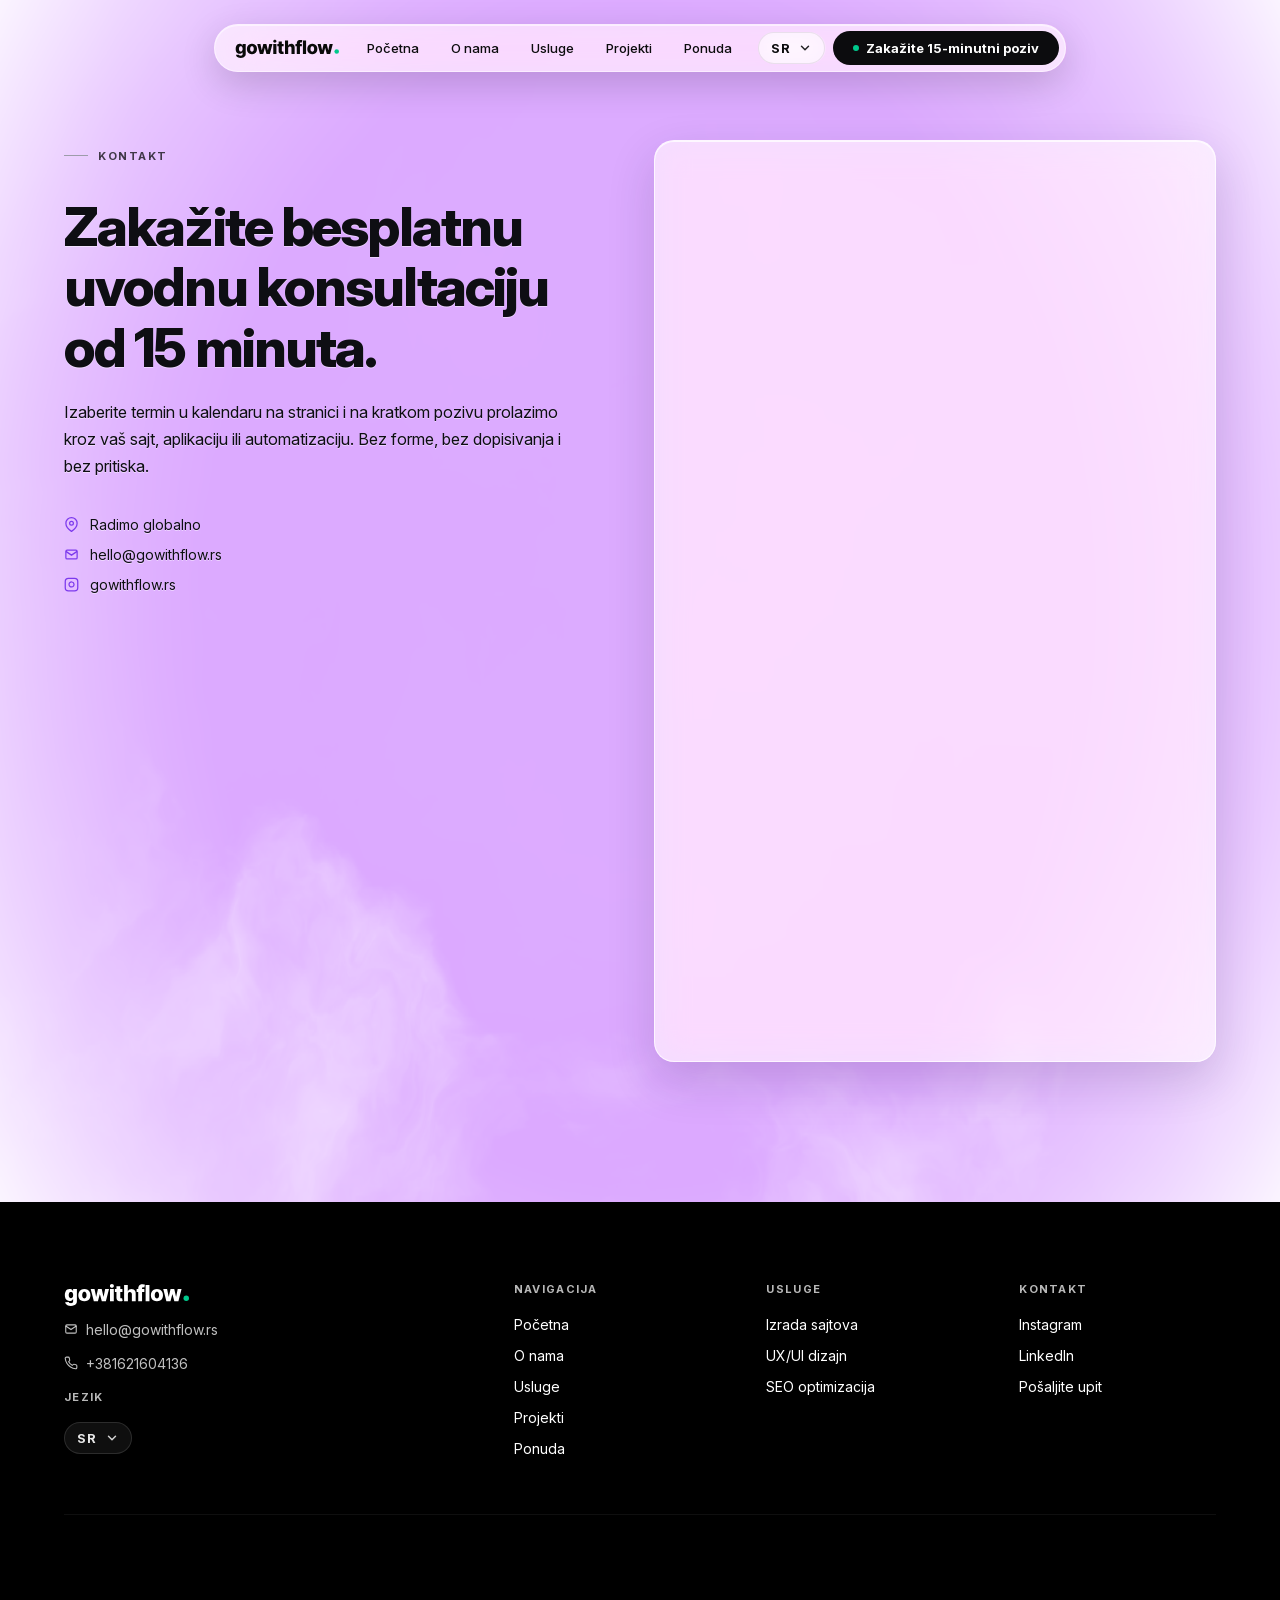
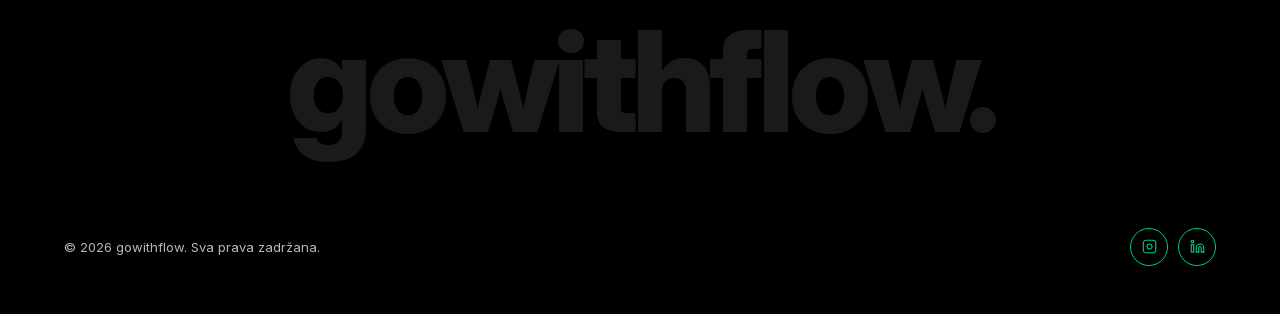
<file: contact.html>
<!doctype html>
<html lang="sr">

	<head>
		<meta charset="UTF-8" />
		<meta name="viewport" content="width=device-width, initial-scale=1.0" />
		<title>Kontakt | Gowithflow | Sajtovi, Aplikacije, Automatizacija</title>
		<meta name="description"
			  content="Kontaktirajte gowithflow tim. Dizajniramo i razvijamo sajtove, aplikacije i automatizacije koje podižu konverzije i podržavaju rast biznisa." />
		<meta property="og:title" content="Kontakt | Gowithflow | Sajtovi, Aplikacije, Automatizacija" />
		<meta property="og:description"
			  content="Kontaktirajte gowithflow tim. Dizajniramo i razvijamo sajtove, aplikacije i automatizacije koje podižu konverzije i podržavaju rast biznisa." />
		<meta property="og:type" content="website" />
		<meta property="og:image" content="https://gowithflow.rs/assets/og-image.png" />
		<meta property="og:image:width" content="400" />
		<meta property="og:image:height" content="400" />
		<meta property="og:image:alt" content="gowithflow" />
		<meta name="twitter:card" content="summary_large_image" />
		<meta name="twitter:image" content="https://gowithflow.rs/assets/og-image.png" />
		<link rel="icon" href="assets/og-image.png" type="image/png" />
		<link rel="apple-touch-icon" href="assets/og-image.png" />
		<!-- Self-hosted Inter variable font (no render-blocking Google Fonts) -->
		<link rel="preload" href="assets/fonts/InterVariable.woff2" as="font" type="font/woff2" crossorigin />
		<link rel="preload" href="assets/fonts/InterVariable-Italic.woff2" as="font" type="font/woff2" crossorigin />
		<link rel="stylesheet" href="assets/css/main.css" />
	</head>

	<body class="contact-page">
		<div class="nav-wrap">
			<nav id="nav" class="ready">
				<a href="index.html" class="nav-logo">
					<img src="./assets/logo-black.svg" alt="gowithflow" class="nav-logo-img" />
				</a>
				<button class="nav-toggle" id="nav-toggle" aria-label="Open menu" aria-expanded="false"
						aria-controls="nav-links">
					<span></span><span></span><span></span>
				</button>
				<ul class="nav-links" id="nav-links">
					<div class="nav-pill-indicator" id="npi"></div>
					<li><a href="index.html#hero" data-section="hero">Početna</a></li>
					<li><a href="index.html#about" data-section="about">O nama</a></li>
					<li><a href="index.html#services" data-section="services">Usluge</a></li>
					<li><a href="index.html#projects" data-section="projects">Projekti</a></li>
					<li><a href="index.html#pricing" data-section="pricing">Ponuda</a></li>
					<li class="nav-mobile-call">
						<a href="contact.html"><span class="nav-avail-dot"></span>Zakažite 15-minutni poziv</a>
					</li>
					<li class="nav-lang">
						<div class="lang-dd" data-lang-switcher>
							<button class="lang-dd__btn" type="button" aria-haspopup="menu" aria-expanded="false">
								<span class="lang-dd__label">SR</span>
								<svg class="lang-dd__chev" viewBox="0 0 24 24" aria-hidden="true">
									<path d="M6 9l6 6 6-6" fill="none" stroke="currentColor" stroke-width="2.5"
										  stroke-linecap="round" stroke-linejoin="round" />
								</svg>
							</button>
							<div class="lang-dd__menu" role="menu" aria-label="Jezik" hidden>
								<button class="lang-dd__item" type="button" role="menuitemradio" data-lang="sr"
										aria-checked="true">
									<span class="lang-dd__code">SR</span>
									<span class="lang-dd__name">Srpski</span>
								</button>
								<button class="lang-dd__item" type="button" role="menuitemradio" data-lang="en"
										aria-checked="false">
									<span class="lang-dd__code">EN</span>
									<span class="lang-dd__name">English</span>
								</button>
							</div>
						</div>
					</li>
				</ul>
				<a href="contact.html" class="nav-cta">
					<span class="nav-avail-dot"></span>Zakažite 15-minutni poziv
				</a>
			</nav>
		</div>

		<main>
			<section id="hero" class="sec contact-hero">
				<canvas id="hero-canvas"></canvas>
				<div class="mwrap cont-grid">
					<div class="contact-left-col">
						<div>
							<div class="kicker ci-kicker">Kontakt</div>
							<h1 class="hl2">
								Zakažite besplatnu uvodnu konsultaciju od 15 minuta.
							</h1>
							<p class="pc-desc">
								Izaberite termin u kalendaru na stranici i na kratkom pozivu prolazimo kroz vaš sajt,
								aplikaciju ili automatizaciju. Bez forme, bez dopisivanja i bez pritiska.
							</p>
							<div class="cont-dets">
								<div class="cdet">
									<svg viewBox="0 0 24 24">
										<path d="M21 10c0 7-9 13-9 13s-9-6-9-13a9 9 0 0 1 18 0z" />
										<circle cx="12" cy="10" r="3" />
									</svg>Radimo globalno
								</div>
								<div class="cdet">
									<svg viewBox="0 0 24 24">
										<rect x="3" y="5" width="18" height="14" rx="2" />
										<path d="M3 7l9 6 9-6" />
									</svg><a href="mailto:hello@gowithflow.rs">hello@gowithflow.rs</a>
								</div>
								<div class="cdet">
									<svg viewBox="0 0 24 24">
										<rect x="2" y="2" width="20" height="20" rx="5" />
										<path d="M16 11.37A4 4 0 1 1 12.63 8 4 4 0 0 1 16 11.37z" />
										<line x1="17.5" y1="6.5" x2="17.51" y2="6.5" />
									</svg><a href="https://www.instagram.com/gowithflow.rs/" target="_blank"
									   rel="noopener">gowithflow.rs</a>
								</div>
							</div>
						</div>
					</div>

					<div class="contact-calendly">
						<iframe src="https://calendly.com/stephanbosch94/web-discussion-gowithflow?hide_landing_page_details=1&hide_gdpr_banner=1"
								title="Zakažite poziv - gowithflow" loading="lazy"
								referrerpolicy="no-referrer-when-downgrade"></iframe>
					</div>
				</div>
			</section>
		</main>

		<footer class="site-footer">
			<div class="foot-top">
				<div>
					<a href="index.html" class="fl-logo">
						<img src="./assets/logo-white.svg" alt="gowithflow" class="fl-logo-img" />
					</a>
					<p class="fl-mail">
						<a href="mailto:hello@gowithflow.rs">
							<svg viewBox="0 0 24 24" aria-hidden="true">
								<rect x="3" y="5" width="18" height="14" rx="2" />
								<path d="M3 7l9 6 9-6" />
							</svg>
							hello@gowithflow.rs
						</a>
					</p>
					<p class="fl-mail">
						<a href="tel:+381621604136">
							<svg viewBox="0 0 24 24" aria-hidden="true">
								<path
									  d="M22 16.92v3a2 2 0 0 1-2.18 2 19.8 19.8 0 0 1-8.63-3.07 19.5 19.5 0 0 1-6-6 19.8 19.8 0 0 1-3.07-8.67A2 2 0 0 1 4.11 2h3a2 2 0 0 1 2 1.72c.12.9.33 1.78.62 2.62a2 2 0 0 1-.45 2.11L8 9.89a16 16 0 0 0 6.11 6.11l1.44-1.28a2 2 0 0 1 2.11-.45c.84.29 1.72.5 2.62.62A2 2 0 0 1 22 16.92z" />
							</svg>
							+381621604136
						</a>
					</p>
					<div class="lang-dd-wrap">
						<div class="fcol-t">Jezik</div>
						<div class="lang-dd lang-dd--footer" data-lang-switcher>
							<button class="lang-dd__btn" type="button" aria-haspopup="menu" aria-expanded="false">
								<span class="lang-dd__label">SR</span>
								<svg class="lang-dd__chev" viewBox="0 0 24 24" aria-hidden="true">
									<path d="M6 9l6 6 6-6" fill="none" stroke="currentColor" stroke-width="2.5"
										  stroke-linecap="round" stroke-linejoin="round" />
								</svg>
							</button>
							<div class="lang-dd__menu" role="menu" aria-label="Jezik" hidden>
								<button class="lang-dd__item" type="button" role="menuitemradio" data-lang="sr"
										aria-checked="true">
									<span class="lang-dd__code">SR</span>
									<span class="lang-dd__name">Srpski</span>
								</button>
								<button class="lang-dd__item" type="button" role="menuitemradio" data-lang="en"
										aria-checked="false">
									<span class="lang-dd__code">EN</span>
									<span class="lang-dd__name">English</span>
								</button>
							</div>
						</div>
					</div>
				</div>
				<div>
					<div class="fcol-t">Navigacija</div>
					<ul class="flinks">
						<li><a href="index.html#hero">Početna</a></li>
						<li><a href="index.html#about">O nama</a></li>
						<li><a href="index.html#services">Usluge</a></li>
						<li><a href="index.html#projects">Projekti</a></li>
						<li><a href="index.html#pricing">Ponuda</a></li>
					</ul>
				</div>
				<div>
					<div class="fcol-t">Usluge</div>
					<ul class="flinks">
						<li><a href="index.html#services">Izrada sajtova</a></li>
						<li><a href="index.html#services">UX/UI dizajn</a></li>
						<li><a href="index.html#services">SEO optimizacija</a></li>
					</ul>
				</div>
				<div>
					<div class="fcol-t">Kontakt</div>
					<ul class="flinks">
						<li><a href="https://www.instagram.com/gowithflow.rs/" target="_blank"
							   rel="noopener">Instagram</a></li>
						<li><a href="https://linkedin.com/" target="_blank" rel="noopener">LinkedIn</a></li>
						<li><a href="contact.html">Pošaljite upit</a></li>
					</ul>
				</div>
			</div>
			<div class="foot-big">gowithflow.</div>
			<div class="foot-bot">
				<div class="fcopy">© 2026 gowithflow. Sva prava zadržana.</div>
				<div class="fsocs">
					<a href="https://www.instagram.com/gowithflow.rs/" class="fsoc" target="_blank" rel="noopener"
					   aria-label="Instagram"><svg viewBox="0 0 24 24">
							<rect x="2" y="2" width="20" height="20" rx="5" />
							<path d="M16 11.37A4 4 0 1 1 12.63 8 4 4 0 0 1 16 11.37z" />
							<line x1="17.5" y1="6.5" x2="17.51" y2="6.5" />
						</svg></a>
					<a href="https://linkedin.com/" class="fsoc" target="_blank" rel="noopener"
					   aria-label="LinkedIn"><svg viewBox="0 0 24 24">
							<path d="M16 8a6 6 0 0 1 6 6v7h-4v-7a2 2 0 0 0-4 0v7h-4v-7a6 6 0 0 1 6-6z" />
							<rect x="2" y="9" width="4" height="12" />
							<circle cx="4" cy="4" r="2" />
						</svg></a>
				</div>
			</div>
		</footer>

		<script>
			(function () {
				const navEl = document.getElementById("nav");
				const navToggle = document.getElementById("nav-toggle");
				const navLinksEl = document.getElementById("nav-links");
				if (!navEl || !navToggle || !navLinksEl) return;

				function closeMenu() {
					navEl.classList.remove("menu-open");
					navToggle.setAttribute("aria-expanded", "false");
					navToggle.setAttribute("aria-label", "Open menu");
				}

				navToggle.addEventListener("click", () => {
					const isOpen = navEl.classList.toggle("menu-open");
					navToggle.setAttribute("aria-expanded", isOpen ? "true" : "false");
					navToggle.setAttribute("aria-label", isOpen ? "Close menu" : "Open menu");
				});

				navLinksEl.querySelectorAll("a").forEach((a) => {
					a.addEventListener("click", () => {
						if (window.matchMedia("(max-width: 768px)").matches) closeMenu();
					});
				});

				window.addEventListener("resize", () => {
					if (!window.matchMedia("(max-width: 768px)").matches) closeMenu();
				});
			})();
		</script>
		<script>
			(function () {
				const switchers = [...document.querySelectorAll("[data-lang-switcher]")];
				if (!switchers.length) return;

				const isEn = () => (location.pathname || "").toLowerCase().includes("/en/");

				function targetsFor(lang) {
					if (lang === "en") {
						return isEn() ? new URL("./", location.href) : new URL("en/", location.href);
					}
					return isEn() ? new URL("../", location.href) : new URL("./", location.href);
				}

				function closeAll(except) {
					switchers.forEach((sw) => {
						if (except && sw === except) return;
						sw.classList.remove("is-open");
						const btn = sw.querySelector(".lang-dd__btn");
						const menu = sw.querySelector(".lang-dd__menu");
						if (btn) btn.setAttribute("aria-expanded", "false");
						if (menu) menu.hidden = true;
					});
				}

				function applyActive(sw) {
					const cur = isEn() ? "en" : "sr";
					const label = sw.querySelector(".lang-dd__label");
					if (label) label.textContent = cur.toUpperCase();
					sw.querySelectorAll(".lang-dd__item[data-lang]").forEach((it) => {
						const lang = it.getAttribute("data-lang");
						it.setAttribute("aria-checked", lang === cur ? "true" : "false");
					});
				}

				switchers.forEach((sw) => {
					const btn = sw.querySelector(".lang-dd__btn");
					const menu = sw.querySelector(".lang-dd__menu");
					if (!btn || !menu) return;

					applyActive(sw);
					menu.hidden = true;
					btn.setAttribute("aria-expanded", "false");

					btn.addEventListener("click", (e) => {
						e.preventDefault();
						const open = !sw.classList.contains("is-open");
						closeAll(sw);
						sw.classList.toggle("is-open", open);
						btn.setAttribute("aria-expanded", open ? "true" : "false");
						menu.hidden = !open;
					});

					sw.querySelectorAll(".lang-dd__item[data-lang]").forEach((it) => {
						it.addEventListener("click", () => {
							const lang = it.getAttribute("data-lang");
							if (!lang) return;
							location.href = targetsFor(lang).toString();
						});
					});
				});

				document.addEventListener("click", (e) => {
					const t = e.target;
					if (!(t instanceof Element)) return;
					const inside = t.closest("[data-lang-switcher]");
					if (!inside) closeAll();
				});

				document.addEventListener("keydown", (e) => {
					if (e.key === "Escape") closeAll();
				});

				window.addEventListener("resize", () => closeAll());
			})();
		</script>
		<script>
			(function () {
				const card = document.querySelector(".contact-calendly");
				const frame = card ? card.querySelector("iframe") : null;
				if (!card || !frame) return;

				const targetSelectors = [
					".b5DUopirRGtCo7WwEuHi",
					".Ak2LzgESY3es01fS1C8E",
					".GFGgdp3qKF5bNtT2W4G8",
					".ay7wYeeCFojVf1x8uLy4",
				].join(",");

				function applyGlassInline(el) {
					if (!el || el.dataset.glassApplied === "true") return;
					el.dataset.glassApplied = "true";
					el.style.background = "rgba(255, 255, 255, 0.62)";
					el.style.backdropFilter = "blur(16px) saturate(165%)";
					el.style.webkitBackdropFilter = "blur(16px) saturate(165%)";
					el.style.border = "1px solid rgba(255, 255, 255, 0.72)";
					el.style.boxShadow =
						"0 18px 48px rgba(32, 17, 65, 0.16), inset 0 1px 0 rgba(255, 255, 255, 0.78)";
				}

				function enhanceTargets(root) {
					if (!root) return;
					root.querySelectorAll(targetSelectors).forEach(applyGlassInline);
				}

				function activateGlass() {
					card.classList.add("glass-ready");
					enhanceTargets(document);

					// Try to style the same selectors inside iframe when accessible.
					try {
						const doc = frame.contentDocument || frame.contentWindow?.document;
						if (doc) enhanceTargets(doc);
					} catch (_) {
						// Cross-origin iframe: internal nodes are not accessible by browser policy.
					}
				}

				// Apply effect after full page load.
				if (document.readyState === "complete") {
					activateGlass();
				} else {
					window.addEventListener("load", activateGlass, { once: true });
				}

				// Ensure activation once iframe content is ready too.
				frame.addEventListener("load", activateGlass, { once: true });

				// Some embed UIs mount after load; keep watching briefly.
				const observer = new MutationObserver(() => activateGlass());
				observer.observe(document.body, { childList: true, subtree: true });
				setTimeout(() => observer.disconnect(), 12000);
			})();
		</script>
		<script>
			(function () {
				if (window.matchMedia("(prefers-reduced-motion: reduce)").matches) return;

				const c = document.getElementById("hero-canvas");
				const heroEl = document.getElementById("hero");
				if (!c || !heroEl) return;

				const gl = c.getContext("webgl");
				if (!gl) return;

				function resize() {
					c.width = innerWidth;
					c.height = innerHeight;
					gl.viewport(0, 0, c.width, c.height);
				}

				resize();
				window.addEventListener("resize", resize);

				const VS = "attribute vec2 p;void main(){gl_Position=vec4(p,0,1);}";
				const FS = `precision highp float;
        uniform float t;uniform vec2 res;uniform vec2 mo;
        vec3 g=vec3(.86,.66,1.);
        vec3 ink=vec3(1.,1.,1.);
        float h21(vec2 p){return fract(sin(dot(p,vec2(127.1,311.7)))*43758.5);}
        float noise(vec2 p){vec2 i=floor(p),f=fract(p);f=f*f*(3.-2.*f);return mix(mix(h21(i),h21(i+vec2(1,0)),f.x),mix(h21(i+vec2(0,1)),h21(i+vec2(1)),f.x),f.y);}
        float fbm(vec2 p){float v=0.,a=.5;for(int i=0;i<7;i++){v+=a*noise(p);p=p*2.1+vec2(.3,.7);a*=.5;}return v;}
        void main(){
          vec2 uv=(gl_FragCoord.xy-.5*res)/min(res.x,res.y);
          vec2 m=(mo/res-.5)*2.;m.y*=-1.;
          float d=length(uv-m*.25);
          float w=sin(d*14.-t*2.2)*exp(-d*3.2)*.12;
          vec2 q=vec2(fbm(uv+t*.08),fbm(uv+vec2(1.9,9.4)+t*.06));
          vec2 rr=vec2(fbm(uv+1.7*q+vec2(1.7,9.2)+t*.09),fbm(uv+1.7*q+vec2(8.3,2.8)+t*.07));
          float f=fbm(uv+1.7*rr)+w;
          f=f+.45*fbm(uv*2.1+t*.04);
          float glow=smoothstep(.13,.90,f)*.76+f*.33;
          vec3 col=mix(ink,g,clamp(glow*1.75,0.,1.));
          col=mix(col,mix(ink,g,1.0),smoothstep(.16,.78,f)*.84);
          float vg=1.-dot(uv*1.1,uv*1.1);
          col=mix(ink,col,clamp(vg*1.4,.0,1.));
          col=mix(col,mix(ink,g,0.94),(1.-smoothstep(.38,.9,length(uv)))*smoothstep(.36,.88,f)*.60);
          gl_FragColor=vec4(clamp(col,0.,1.),1.);
        }`;

				function shader(type, source) {
					const s = gl.createShader(type);
					gl.shaderSource(s, source);
					gl.compileShader(s);
					return s;
				}

				const program = gl.createProgram();
				gl.attachShader(program, shader(gl.VERTEX_SHADER, VS));
				gl.attachShader(program, shader(gl.FRAGMENT_SHADER, FS));
				gl.linkProgram(program);
				gl.useProgram(program);

				const buffer = gl.createBuffer();
				gl.bindBuffer(gl.ARRAY_BUFFER, buffer);
				gl.bufferData(
					gl.ARRAY_BUFFER,
					new Float32Array([-1, -1, 1, -1, -1, 1, 1, 1]),
					gl.STATIC_DRAW
				);

				const loc = gl.getAttribLocation(program, "p");
				gl.enableVertexAttribArray(loc);
				gl.vertexAttribPointer(loc, 2, gl.FLOAT, false, 0, 0);

				const uT = gl.getUniformLocation(program, "t");
				const uR = gl.getUniformLocation(program, "res");
				const uM = gl.getUniformLocation(program, "mo");

				let mx = 0;
				let my = 0;
				document.addEventListener("mousemove", (e) => {
					mx = e.clientX;
					my = e.clientY;
				});

				const t0 = performance.now();
				let inView = false;
				let raf = 0;

				function shouldRun() {
					return !document.hidden && inView;
				}

				function frame(now) {
					if (!shouldRun()) {
						raf = 0;
						return;
					}
					gl.uniform1f(uT, (now - t0) * 0.001);
					gl.uniform2f(uR, c.width, c.height);
					gl.uniform2f(uM, mx, my);
					gl.drawArrays(gl.TRIANGLE_STRIP, 0, 4);
					raf = requestAnimationFrame(frame);
				}

				const io = new IntersectionObserver(
					(entries) => {
						inView = !!entries[0]?.isIntersecting;
						if (shouldRun() && !raf) raf = requestAnimationFrame(frame);
						else if (!shouldRun()) {
							cancelAnimationFrame(raf);
							raf = 0;
						}
					},
					{ threshold: 0, rootMargin: "0px 0px 48px 0px" }
				);
				io.observe(heroEl);

				document.addEventListener("visibilitychange", () => {
					if (document.hidden) {
						cancelAnimationFrame(raf);
						raf = 0;
					} else if (shouldRun() && !raf) {
						raf = requestAnimationFrame(frame);
					}
				});
			})();
		</script>
	</body>

</html>
</file>
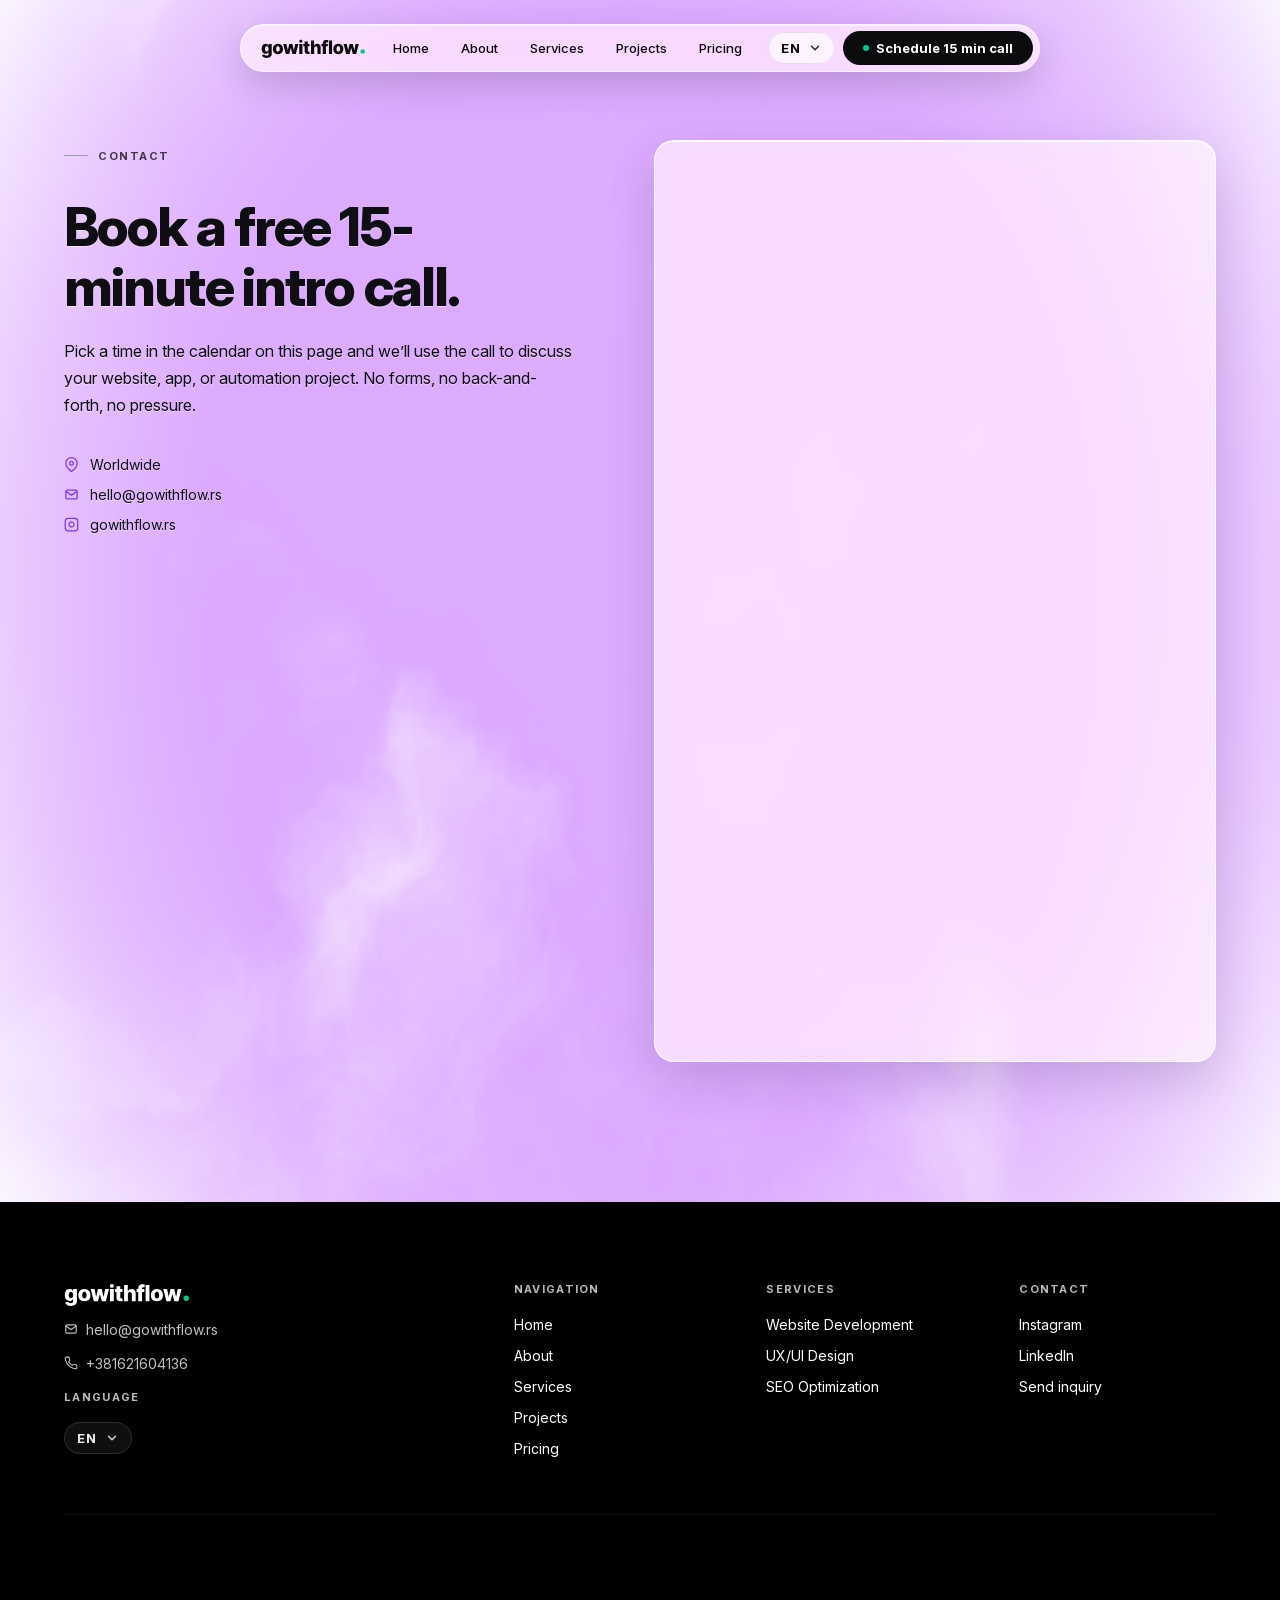
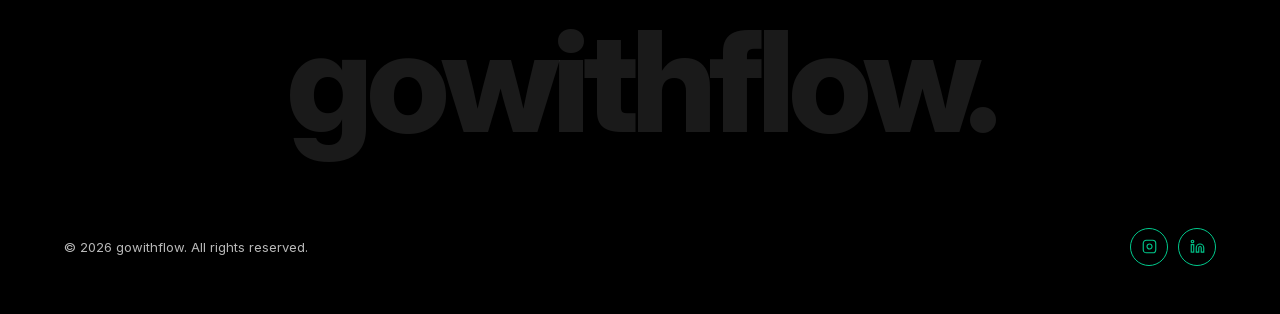
<file: en/contact.html>
<!doctype html>
<html lang="en">

	<head>
		<meta charset="UTF-8" />
		<meta name="viewport" content="width=device-width, initial-scale=1.0" />
		<title>Contact | gowithflow — Websites, Apps & Automation</title>
		<meta name="description"
			  content="Get in touch with the gowithflow team. We build conversion-focused websites, custom applications, and practical automation systems for growing businesses." />
		<meta property="og:title" content="Contact | gowithflow — Websites, Apps & Automation" />
		<meta property="og:description"
			  content="Get in touch with the gowithflow team. We build conversion-focused websites, custom applications, and practical automation systems for growing businesses." />
		<meta property="og:type" content="website" />
		<meta property="og:image" content="https://gowithflow.rs/assets/og-image.png" />
		<meta property="og:image:width" content="400" />
		<meta property="og:image:height" content="400" />
		<meta property="og:image:alt" content="gowithflow" />
		<meta name="twitter:card" content="summary_large_image" />
		<meta name="twitter:image" content="https://gowithflow.rs/assets/og-image.png" />
		<link rel="icon" href="../assets/og-image.png" type="image/png" />
		<link rel="apple-touch-icon" href="../assets/og-image.png" />
		<!-- Self-hosted Inter variable font (no render-blocking Google Fonts) -->
		<link rel="preload" href="../assets/fonts/InterVariable.woff2" as="font" type="font/woff2" crossorigin />
		<link rel="preload" href="../assets/fonts/InterVariable-Italic.woff2" as="font" type="font/woff2" crossorigin />
		<link rel="stylesheet" href="../assets/css/main.css" />
	</head>

	<body class="contact-page">
		<div class="nav-wrap">
			<nav id="nav" class="ready">
				<a href="index.html" class="nav-logo">
					<img src="../assets/logo-black.svg" alt="gowithflow" class="nav-logo-img" />
				</a>
				<button class="nav-toggle" id="nav-toggle" aria-label="Open menu" aria-expanded="false"
						aria-controls="nav-links">
					<span></span><span></span><span></span>
				</button>
				<ul class="nav-links" id="nav-links">
					<div class="nav-pill-indicator" id="npi"></div>
					<li><a href="index.html#hero" data-section="hero">Home</a></li>
					<li><a href="index.html#about" data-section="about">About</a></li>
					<li><a href="index.html#services" data-section="services">Services</a></li>
					<li><a href="index.html#projects" data-section="projects">Projects</a></li>
					<li><a href="index.html#pricing" data-section="pricing">Pricing</a></li>
					<li class="nav-mobile-call">
						<a href="contact.html"><span class="nav-avail-dot"></span>Schedule 15 min call</a>
					</li>
					<li class="nav-lang">
						<div class="lang-dd" data-lang-switcher>
							<button class="lang-dd__btn" type="button" aria-haspopup="menu" aria-expanded="false">
								<span class="lang-dd__label">EN</span>
								<svg class="lang-dd__chev" viewBox="0 0 24 24" aria-hidden="true">
									<path d="M6 9l6 6 6-6" fill="none" stroke="currentColor" stroke-width="2.5"
										  stroke-linecap="round" stroke-linejoin="round" />
								</svg>
							</button>
							<div class="lang-dd__menu" role="menu" aria-label="Language" hidden>
								<button class="lang-dd__item" type="button" role="menuitemradio" data-lang="sr"
										aria-checked="false">
									<span class="lang-dd__code">SR</span>
									<span class="lang-dd__name">Srpski</span>
								</button>
								<button class="lang-dd__item" type="button" role="menuitemradio" data-lang="en"
										aria-checked="true">
									<span class="lang-dd__code">EN</span>
									<span class="lang-dd__name">English</span>
								</button>
							</div>
						</div>
					</li>
				</ul>
				<a href="contact.html" class="nav-cta">
					<span class="nav-avail-dot"></span>Schedule 15 min call
				</a>
			</nav>
		</div>

		<main>
			<section id="hero" class="sec contact-hero">
				<canvas id="hero-canvas"></canvas>
				<div class="mwrap cont-grid">
					<div class="contact-left-col">
						<div>
							<div class="kicker ci-kicker">Contact</div>
							<h1 class="hl2">
								Book a free 15-minute intro call.
							</h1>
							<p class="pc-desc">
								Pick a time in the calendar on this page and we’ll use the call to discuss your website,
								app, or automation project. No forms, no back-and-forth, no pressure.
							</p>
							<div class="cont-dets">
								<div class="cdet">
									<svg viewBox="0 0 24 24">
										<path d="M21 10c0 7-9 13-9 13s-9-6-9-13a9 9 0 0 1 18 0z" />
										<circle cx="12" cy="10" r="3" />
									</svg>Worldwide
								</div>
								<div class="cdet">
									<svg viewBox="0 0 24 24">
										<rect x="3" y="5" width="18" height="14" rx="2" />
										<path d="M3 7l9 6 9-6" />
									</svg><a href="mailto:hello@gowithflow.rs">hello@gowithflow.rs</a>
								</div>
								<div class="cdet">
									<svg viewBox="0 0 24 24">
										<rect x="2" y="2" width="20" height="20" rx="5" />
										<path d="M16 11.37A4 4 0 1 1 12.63 8 4 4 0 0 1 16 11.37z" />
										<line x1="17.5" y1="6.5" x2="17.51" y2="6.5" />
									</svg><a href="https://www.instagram.com/gowithflow.rs/" target="_blank"
									   rel="noopener">gowithflow.rs</a>
								</div>
							</div>
						</div>
					</div>

					<div class="contact-calendly">
						<iframe src="https://calendly.com/stephanbosch94/web-discussion-gowithflow?hide_landing_page_details=1&hide_gdpr_banner=1"
								title="Schedule a call - gowithflow" loading="lazy"
								referrerpolicy="no-referrer-when-downgrade"></iframe>
					</div>
				</div>
			</section>
		</main>

		<footer class="site-footer">
			<div class="foot-top">
				<div>
					<a href="index.html" class="fl-logo">
						<img src="../assets/logo-white.svg" alt="gowithflow" class="fl-logo-img" />
					</a>
					<p class="fl-mail">
						<a href="mailto:hello@gowithflow.rs">
							<svg viewBox="0 0 24 24" aria-hidden="true">
								<rect x="3" y="5" width="18" height="14" rx="2" />
								<path d="M3 7l9 6 9-6" />
							</svg>
							hello@gowithflow.rs
						</a>
					</p>
					<p class="fl-mail">
						<a href="tel:+381621604136">
							<svg viewBox="0 0 24 24" aria-hidden="true">
								<path
									  d="M22 16.92v3a2 2 0 0 1-2.18 2 19.8 19.8 0 0 1-8.63-3.07 19.5 19.5 0 0 1-6-6 19.8 19.8 0 0 1-3.07-8.67A2 2 0 0 1 4.11 2h3a2 2 0 0 1 2 1.72c.12.9.33 1.78.62 2.62a2 2 0 0 1-.45 2.11L8 9.89a16 16 0 0 0 6.11 6.11l1.44-1.28a2 2 0 0 1 2.11-.45c.84.29 1.72.5 2.62.62A2 2 0 0 1 22 16.92z" />
							</svg>
							+381621604136
						</a>
					</p>
					<div class="lang-dd-wrap">
						<div class="fcol-t">Language</div>
						<div class="lang-dd lang-dd--footer" data-lang-switcher>
							<button class="lang-dd__btn" type="button" aria-haspopup="menu" aria-expanded="false">
								<span class="lang-dd__label">EN</span>
								<svg class="lang-dd__chev" viewBox="0 0 24 24" aria-hidden="true">
									<path d="M6 9l6 6 6-6" fill="none" stroke="currentColor" stroke-width="2.5"
										  stroke-linecap="round" stroke-linejoin="round" />
								</svg>
							</button>
							<div class="lang-dd__menu" role="menu" aria-label="Language" hidden>
								<button class="lang-dd__item" type="button" role="menuitemradio" data-lang="sr"
										aria-checked="false">
									<span class="lang-dd__code">SR</span>
									<span class="lang-dd__name">Srpski</span>
								</button>
								<button class="lang-dd__item" type="button" role="menuitemradio" data-lang="en"
										aria-checked="true">
									<span class="lang-dd__code">EN</span>
									<span class="lang-dd__name">English</span>
								</button>
							</div>
						</div>
					</div>
				</div>
				<div>
					<div class="fcol-t">Navigation</div>
					<ul class="flinks">
						<li><a href="index.html#hero">Home</a></li>
						<li><a href="index.html#about">About</a></li>
						<li><a href="index.html#services">Services</a></li>
						<li><a href="index.html#projects">Projects</a></li>
						<li><a href="index.html#pricing">Pricing</a></li>
					</ul>
				</div>
				<div>
					<div class="fcol-t">Services</div>
					<ul class="flinks">
						<li><a href="index.html#services">Website Development</a></li>
						<li><a href="index.html#services">UX/UI Design</a></li>
						<li><a href="index.html#services">SEO Optimization</a></li>
					</ul>
				</div>
				<div>
					<div class="fcol-t">Contact</div>
					<ul class="flinks">
						<li><a href="https://www.instagram.com/gowithflow.rs/" target="_blank"
							   rel="noopener">Instagram</a></li>
						<li><a href="https://linkedin.com/" target="_blank" rel="noopener">LinkedIn</a></li>
						<li><a href="contact.html">Send inquiry</a></li>
					</ul>
				</div>
			</div>
			<div class="foot-big">gowithflow.</div>
			<div class="foot-bot">
				<div class="fcopy">© 2026 gowithflow. All rights reserved.</div>
				<div class="fsocs">
					<a href="https://www.instagram.com/gowithflow.rs/" class="fsoc" target="_blank" rel="noopener"
					   aria-label="Instagram"><svg viewBox="0 0 24 24">
							<rect x="2" y="2" width="20" height="20" rx="5" />
							<path d="M16 11.37A4 4 0 1 1 12.63 8 4 4 0 0 1 16 11.37z" />
							<line x1="17.5" y1="6.5" x2="17.51" y2="6.5" />
						</svg></a>
					<a href="https://linkedin.com/" class="fsoc" target="_blank" rel="noopener"
					   aria-label="LinkedIn"><svg viewBox="0 0 24 24">
							<path d="M16 8a6 6 0 0 1 6 6v7h-4v-7a2 2 0 0 0-4 0v7h-4v-7a6 6 0 0 1 6-6z" />
							<rect x="2" y="9" width="4" height="12" />
							<circle cx="4" cy="4" r="2" />
						</svg></a>
				</div>
			</div>
		</footer>

		<script>
			(function () {
				const nav = document.getElementById("nav");
				const navToggle = document.getElementById("nav-toggle");
				const navLinks = document.getElementById("nav-links");
				if (!nav || !navToggle || !navLinks) return;

				function closeMenu() {
					nav.classList.remove("menu-open");
					navToggle.setAttribute("aria-expanded", "false");
					navToggle.setAttribute("aria-label", "Open menu");
				}

				navToggle.addEventListener("click", () => {
					const isOpen = nav.classList.toggle("menu-open");
					navToggle.setAttribute("aria-expanded", isOpen ? "true" : "false");
					navToggle.setAttribute("aria-label", isOpen ? "Close menu" : "Open menu");
				});

				navLinks.querySelectorAll("a").forEach((a) => {
					a.addEventListener("click", () => {
						if (window.matchMedia("(max-width: 768px)").matches) closeMenu();
					});
				});
			})();
		</script>
		<script>
			(function () {
				const switchers = [...document.querySelectorAll("[data-lang-switcher]")];
				if (!switchers.length) return;

				const isEn = () => (location.pathname || "").toLowerCase().includes("/en/");

				function targetsFor(lang) {
					if (lang === "en") {
						return isEn() ? new URL("./", location.href) : new URL("en/", location.href);
					}
					return isEn() ? new URL("../", location.href) : new URL("./", location.href);
				}

				function closeAll(except) {
					switchers.forEach((sw) => {
						if (except && sw === except) return;
						sw.classList.remove("is-open");
						const btn = sw.querySelector(".lang-dd__btn");
						const menu = sw.querySelector(".lang-dd__menu");
						if (btn) btn.setAttribute("aria-expanded", "false");
						if (menu) menu.hidden = true;
					});
				}

				function applyActive(sw) {
					const cur = isEn() ? "en" : "sr";
					const label = sw.querySelector(".lang-dd__label");
					if (label) label.textContent = cur.toUpperCase();
					sw.querySelectorAll(".lang-dd__item[data-lang]").forEach((it) => {
						const lang = it.getAttribute("data-lang");
						it.setAttribute("aria-checked", lang === cur ? "true" : "false");
					});
				}

				switchers.forEach((sw) => {
					const btn = sw.querySelector(".lang-dd__btn");
					const menu = sw.querySelector(".lang-dd__menu");
					if (!btn || !menu) return;

					applyActive(sw);
					menu.hidden = true;
					btn.setAttribute("aria-expanded", "false");

					btn.addEventListener("click", (e) => {
						e.preventDefault();
						const open = !sw.classList.contains("is-open");
						closeAll(sw);
						sw.classList.toggle("is-open", open);
						btn.setAttribute("aria-expanded", open ? "true" : "false");
						menu.hidden = !open;
					});

					sw.querySelectorAll(".lang-dd__item[data-lang]").forEach((it) => {
						it.addEventListener("click", () => {
							const lang = it.getAttribute("data-lang");
							if (!lang) return;
							location.href = targetsFor(lang).toString();
						});
					});
				});

				document.addEventListener("click", (e) => {
					const t = e.target;
					if (!(t instanceof Element)) return;
					const inside = t.closest("[data-lang-switcher]");
					if (!inside) closeAll();
				});

				document.addEventListener("keydown", (e) => {
					if (e.key === "Escape") closeAll();
				});

				window.addEventListener("resize", () => closeAll());
			})();
		</script>
		<script>
			(function () {
				const card = document.querySelector(".contact-calendly");
				const frame = card ? card.querySelector("iframe") : null;
				if (!card || !frame) return;

				const targetSelectors = [
					".b5DUopirRGtCo7WwEuHi",
					".Ak2LzgESY3es01fS1C8E",
					".GFGgdp3qKF5bNtT2W4G8",
					".ay7wYeeCFojVf1x8uLy4",
				].join(",");

				function applyGlassInline(el) {
					if (!el || el.dataset.glassApplied === "true") return;
					el.dataset.glassApplied = "true";
					el.style.background = "rgba(255, 255, 255, 0.62)";
					el.style.backdropFilter = "blur(16px) saturate(165%)";
					el.style.webkitBackdropFilter = "blur(16px) saturate(165%)";
					el.style.border = "1px solid rgba(255, 255, 255, 0.72)";
					el.style.boxShadow =
						"0 18px 48px rgba(32, 17, 65, 0.16), inset 0 1px 0 rgba(255, 255, 255, 0.78)";
				}

				function enhanceTargets(root) {
					if (!root) return;
					root.querySelectorAll(targetSelectors).forEach(applyGlassInline);
				}

				function activateGlass() {
					card.classList.add("glass-ready");
					enhanceTargets(document);

					// Try to style the same selectors inside iframe when accessible.
					try {
						const doc = frame.contentDocument || frame.contentWindow?.document;
						if (doc) enhanceTargets(doc);
					} catch (_) {
						// Cross-origin iframe: internal nodes are not accessible by browser policy.
					}
				}

				// Apply effect after full page load.
				if (document.readyState === "complete") {
					activateGlass();
				} else {
					window.addEventListener("load", activateGlass, { once: true });
				}

				// Ensure activation once iframe content is ready too.
				frame.addEventListener("load", activateGlass, { once: true });

				// Some embed UIs mount after load; keep watching briefly.
				const observer = new MutationObserver(() => activateGlass());
				observer.observe(document.body, { childList: true, subtree: true });
				setTimeout(() => observer.disconnect(), 12000);
			})();
		</script>
		<script>
			(function () {
				if (window.matchMedia("(prefers-reduced-motion: reduce)").matches) return;

				const c = document.getElementById("hero-canvas");
				const heroEl = document.getElementById("hero");
				if (!c || !heroEl) return;

				const gl = c.getContext("webgl");
				if (!gl) return;

				function resize() {
					c.width = innerWidth;
					c.height = innerHeight;
					gl.viewport(0, 0, c.width, c.height);
				}

				resize();
				window.addEventListener("resize", resize);

				const VS = "attribute vec2 p;void main(){gl_Position=vec4(p,0,1);}";
				const FS = `precision highp float;
        uniform float t;uniform vec2 res;uniform vec2 mo;
        vec3 g=vec3(.86,.66,1.);
        vec3 ink=vec3(1.,1.,1.);
        float h21(vec2 p){return fract(sin(dot(p,vec2(127.1,311.7)))*43758.5);}
        float noise(vec2 p){vec2 i=floor(p),f=fract(p);f=f*f*(3.-2.*f);return mix(mix(h21(i),h21(i+vec2(1,0)),f.x),mix(h21(i+vec2(0,1)),h21(i+vec2(1)),f.x),f.y);}
        float fbm(vec2 p){float v=0.,a=.5;for(int i=0;i<7;i++){v+=a*noise(p);p=p*2.1+vec2(.3,.7);a*=.5;}return v;}
        void main(){
          vec2 uv=(gl_FragCoord.xy-.5*res)/min(res.x,res.y);
          vec2 m=(mo/res-.5)*2.;m.y*=-1.;
          float d=length(uv-m*.25);
          float w=sin(d*14.-t*2.2)*exp(-d*3.2)*.12;
          vec2 q=vec2(fbm(uv+t*.08),fbm(uv+vec2(1.9,9.4)+t*.06));
          vec2 rr=vec2(fbm(uv+1.7*q+vec2(1.7,9.2)+t*.09),fbm(uv+1.7*q+vec2(8.3,2.8)+t*.07));
          float f=fbm(uv+1.7*rr)+w;
          f=f+.45*fbm(uv*2.1+t*.04);
          float glow=smoothstep(.13,.90,f)*.76+f*.33;
          vec3 col=mix(ink,g,clamp(glow*1.75,0.,1.));
          col=mix(col,mix(ink,g,1.0),smoothstep(.16,.78,f)*.84);
          float vg=1.-dot(uv*1.1,uv*1.1);
          col=mix(ink,col,clamp(vg*1.4,.0,1.));
          col=mix(col,mix(ink,g,0.94),(1.-smoothstep(.38,.9,length(uv)))*smoothstep(.36,.88,f)*.60);
          gl_FragColor=vec4(clamp(col,0.,1.),1.);
        }`;

				function shader(type, source) {
					const s = gl.createShader(type);
					gl.shaderSource(s, source);
					gl.compileShader(s);
					return s;
				}

				const program = gl.createProgram();
				gl.attachShader(program, shader(gl.VERTEX_SHADER, VS));
				gl.attachShader(program, shader(gl.FRAGMENT_SHADER, FS));
				gl.linkProgram(program);
				gl.useProgram(program);

				const buffer = gl.createBuffer();
				gl.bindBuffer(gl.ARRAY_BUFFER, buffer);
				gl.bufferData(
					gl.ARRAY_BUFFER,
					new Float32Array([-1, -1, 1, -1, -1, 1, 1, 1]),
					gl.STATIC_DRAW
				);

				const loc = gl.getAttribLocation(program, "p");
				gl.enableVertexAttribArray(loc);
				gl.vertexAttribPointer(loc, 2, gl.FLOAT, false, 0, 0);

				const uT = gl.getUniformLocation(program, "t");
				const uR = gl.getUniformLocation(program, "res");
				const uM = gl.getUniformLocation(program, "mo");

				let mx = 0;
				let my = 0;
				document.addEventListener("mousemove", (e) => {
					mx = e.clientX;
					my = e.clientY;
				});

				const t0 = performance.now();
				let inView = false;
				let raf = 0;

				function shouldRun() {
					return !document.hidden && inView;
				}

				function frame(now) {
					if (!shouldRun()) {
						raf = 0;
						return;
					}
					gl.uniform1f(uT, (now - t0) * 0.001);
					gl.uniform2f(uR, c.width, c.height);
					gl.uniform2f(uM, mx, my);
					gl.drawArrays(gl.TRIANGLE_STRIP, 0, 4);
					raf = requestAnimationFrame(frame);
				}

				const io = new IntersectionObserver(
					(entries) => {
						inView = !!entries[0]?.isIntersecting;
						if (shouldRun() && !raf) raf = requestAnimationFrame(frame);
						else if (!shouldRun()) {
							cancelAnimationFrame(raf);
							raf = 0;
						}
					},
					{ threshold: 0, rootMargin: "0px 0px 48px 0px" }
				);
				io.observe(heroEl);

				document.addEventListener("visibilitychange", () => {
					if (document.hidden) {
						cancelAnimationFrame(raf);
						raf = 0;
					} else if (shouldRun() && !raf) {
						raf = requestAnimationFrame(frame);
					}
				});
			})();
		</script>
	</body>

</html>
</file>
<file: assets/css/main.css>
*,
*::before,
*::after {
	box-sizing: border-box;
	margin: 0;
	padding: 0;
}

:root {
	--white: #ffffff;
	--off: #f7f6f2;
	--light: #eae8e1;
	--ink: #0c0c0e;
	--ink2: #18181c;
	--ink3: #252530;
	--muted: #6b6a76;
	--dim: #9d9caa;
	--border: rgba(12, 12, 14, 0.08);
	--green: #00c98c;
	--green2: #00b07a;
	--violet: #7c3aed;
	--blue: #2563eb;
	--amber: #f59e0b;
	--on-dark-high: rgba(255, 255, 255, 0.92);
	--on-dark-body: rgba(255, 255, 255, 0.8);
	--on-dark-muted: rgba(255, 255, 255, 0.68);
	--on-dark-soft: rgba(255, 255, 255, 0.56);
	--body: 'InterVar', -apple-system, BlinkMacSystemFont, 'Segoe UI', Roboto, Helvetica, Arial, sans-serif;
	--ease: cubic-bezier(0.16, 1, 0.3, 1);
	--ease2: cubic-bezier(0.4, 0, 0.2, 1);
}

@font-face {
	font-family: 'InterVar';
	font-style: normal;
	font-weight: 100 900;
	font-display: swap;
	src: url('../fonts/InterVariable.woff2') format('woff2');
}

@font-face {
	font-family: 'InterVar';
	font-style: italic;
	font-weight: 100 900;
	font-display: swap;
	src: url('../fonts/InterVariable-Italic.woff2') format('woff2');
}

html {
	scroll-behavior: smooth;
}

body {
	background: var(--white);
	color: var(--ink);
	font-family: var(--body);
	overflow-x: hidden;
}

/* ══ CUSTOM CURSOR - only on hover ══ */
.cursor-fx {
	position: fixed;
	top: 0;
	left: 0;
	width: 48px;
	height: 48px;
	border-radius: 50%;
	pointer-events: none;
	z-index: 9998;
	transform: translate(-50%, -50%);
	opacity: 0;
	transition:
		opacity 0.25s,
		width 0.3s var(--ease),
		height 0.3s var(--ease),
		background 0.3s;
	background: var(--ink);
	mix-blend-mode: difference;
}

.cursor-fx.active {
	opacity: 1;
}

.cursor-fx.clicking {
	width: 38px;
	height: 38px;
}

/* ══ LOADER ══ */
#loader {
	position: fixed;
	inset: 0;
	z-index: 9000;
	background: var(--ink);
	display: flex;
	align-items: center;
	justify-content: center;
	flex-direction: column;
	gap: 20px;
	transition:
		clip-path 1s var(--ease),
		opacity 0.5s;
}

#loader.out {
	clip-path: circle(0% at 50% 50%);
	opacity: 0;
	pointer-events: none;
}

.ld-logo {
	font-family: var(--body);
	font-size: 52px;
	font-weight: 800;
	color: var(--white);
	letter-spacing: -0.05em;
	overflow: hidden;
}

.ld-logo span {
	display: inline-block;
	color: var(--green);
}

.ld-bar {
	width: 180px;
	height: 1.5px;
	background: rgba(255, 255, 255, 0.1);
	border-radius: 2px;
	overflow: hidden;
}

.ld-fill {
	height: 100%;
	background: var(--green);
	width: 0;
	transition: width 0.22s var(--ease2);
}

.ld-num {
	font-size: 12px;
	color: rgba(255, 255, 255, 0.5);
	letter-spacing: 0.08em;
	font-family: var(--body);
	font-weight: 600;
}

/* ══ FLOATING PILL NAV ══ */
.nav-wrap {
	position: fixed;
	top: 24px;
	left: 0;
	right: 0;
	z-index: 500;
	display: flex;
	justify-content: center;
	pointer-events: none;
}

nav {
	pointer-events: all;
	display: inline-flex;
	align-items: center;
	gap: 4px;
	background: rgba(255, 255, 255, 0.6);
	backdrop-filter: blur(22px) saturate(185%);
	-webkit-backdrop-filter: blur(22px) saturate(185%);
	border: 1px solid rgba(255, 255, 255, 0.48);
	border-radius: 100px;
	padding: 6px 6px 6px 20px;
	box-shadow:
		0 12px 36px rgba(0, 0, 0, 0.16),
		inset 0 1px 0 rgba(255, 255, 255, 0.55);
	transition: all 0.4s var(--ease);
	transform: translateY(-4px) scale(0.97);
	opacity: 0;
}

nav.ready {
	transform: translateY(0) scale(1);
	opacity: 1;
}

.nav-logo {
	font-family: var(--body);
	font-size: 16px;
	font-weight: 800;
	color: var(--ink);
	text-decoration: none;
	letter-spacing: -0.04em;
	margin-right: 8px;
	white-space: nowrap;
}

.nav-logo-img {
	display: block;
	height: 20px;
	width: auto;
}

.nav-logo span {
	color: var(--green);
	font-style: normal;
	margin-left: 0.08em;
	font-size: 1.18em;
	line-height: 1;
}

.nav-toggle {
	display: none;
	width: 40px;
	height: 40px;
	border: 1px solid rgba(255, 255, 255, 0.48);
	border-radius: 10px;
	background: rgba(255, 255, 255, 0.5);
	backdrop-filter: blur(14px) saturate(170%);
	-webkit-backdrop-filter: blur(14px) saturate(170%);
	align-items: center;
	justify-content: center;
	gap: 4px;
	flex-direction: column;
	cursor: pointer;
}

.nav-toggle span {
	width: 16px;
	height: 1.8px;
	background: var(--ink);
	border-radius: 2px;
	transition:
		transform 0.25s var(--ease),
		opacity 0.2s;
}

/* Active pill indicator */
.nav-links {
	display: flex;
	align-items: center;
	gap: 0;
	list-style: none;
	position: relative;
}

.nav-lang {
	display: flex;
	align-items: center;
	padding-left: 10px;
}

/* ══ Language dropdown (custom, non-native) ══ */
.lang-dd {
	position: relative;
	display: inline-flex;
	align-items: center;
	z-index: 520;
}

.lang-dd__btn {
	display: inline-flex;
	align-items: center;
	gap: 8px;
	border-radius: 999px;
	padding: 8px 12px;
	border: 1px solid rgba(12, 12, 14, 0.08);
	background: rgba(255, 255, 255, 0.5);
	color: var(--ink);
	cursor: pointer;
	font-family: var(--body);
	font-size: 13px;
	font-weight: 700;
	line-height: 1;
	transition:
		background 0.2s var(--ease),
		border-color 0.2s var(--ease),
		transform 0.2s var(--ease);
	backdrop-filter: blur(14px) saturate(170%);
	-webkit-backdrop-filter: blur(14px) saturate(170%);
}

.lang-dd__btn:hover {
	background: rgba(255, 255, 255, 0.7);
	border-color: rgba(12, 12, 14, 0.12);
	transform: translateY(-1px);
}

.lang-dd__btn:focus-visible {
	outline: 2px solid rgba(124, 58, 237, 0.35);
	outline-offset: 2px;
}

.lang-dd__label {
	letter-spacing: 0.06em;
}

.lang-dd__chev {
	width: 14px;
	height: 14px;
	opacity: 0.9;
	transition: transform 0.18s var(--ease);
}

.lang-dd.is-open .lang-dd__chev {
	transform: rotate(180deg);
}

.lang-dd__menu {
	position: absolute;
	top: calc(100% + 10px);
	right: 0;
	min-width: 180px;
	border-radius: 16px;
	padding: 8px;
	background: rgba(255, 255, 255, 0.92);
	border: 1px solid rgba(12, 12, 14, 0.1);
	box-shadow:
		0 20px 60px rgba(0, 0, 0, 0.18),
		inset 0 1px 0 rgba(255, 255, 255, 0.75);
	backdrop-filter: blur(18px) saturate(185%);
	-webkit-backdrop-filter: blur(18px) saturate(185%);
	transform: translateY(6px);
	opacity: 0;
	pointer-events: none;
	transition:
		opacity 0.18s var(--ease),
		transform 0.18s var(--ease);
}

.lang-dd.is-open .lang-dd__menu {
	opacity: 1;
	transform: translateY(0);
	pointer-events: auto;
}

.lang-dd--up .lang-dd__menu {
	top: auto;
	bottom: calc(100% + 10px);
}

.lang-dd__item {
	width: 100%;
	display: flex;
	align-items: center;
	justify-content: space-between;
	gap: 10px;
	padding: 10px 12px;
	border-radius: 12px;
	border: 1px solid transparent;
	background: transparent;
	cursor: pointer;
	color: var(--ink);
	font-family: var(--body);
	text-align: left;
	transition:
		background 0.16s var(--ease),
		border-color 0.16s var(--ease);
}

.lang-dd__item:hover {
	background: rgba(12, 12, 14, 0.06);
	border-color: rgba(12, 12, 14, 0.08);
}

.lang-dd__item[aria-checked='true'] {
	background: rgba(0, 201, 140, 0.12);
	border-color: rgba(0, 201, 140, 0.22);
}

.lang-dd__code {
	font-weight: 800;
	letter-spacing: 0.06em;
}

.lang-dd__name {
	font-size: 13px;
	font-weight: 600;
	color: rgba(12, 12, 14, 0.7);
}

.lang-dd-wrap {
	margin-top: 16px;
}

.lang-dd--footer .lang-dd__btn {
	width: 100%;
	max-width: 220px;
	justify-content: space-between;
	background: rgba(255, 255, 255, 0.06);
	border: 1px solid rgba(255, 255, 255, 0.12);
	color: rgba(255, 255, 255, 0.9);
	backdrop-filter: blur(10px);
	-webkit-backdrop-filter: blur(10px);
}

.lang-dd--footer .lang-dd__btn:hover {
	background: rgba(255, 255, 255, 0.1);
	border-color: rgba(255, 255, 255, 0.18);
}

.lang-dd--footer .lang-dd__menu {
	left: 0;
	right: auto;
	min-width: 0;
	width: 220px;
	max-width: min(260px, calc(100vw - 48px));
	background: rgba(12, 12, 14, 0.92);
	border-color: rgba(255, 255, 255, 0.12);
	box-shadow:
		0 24px 70px rgba(0, 0, 0, 0.55),
		inset 0 1px 0 rgba(255, 255, 255, 0.06);
}

.lang-dd--footer .lang-dd__item {
	color: rgba(255, 255, 255, 0.92);
}

.lang-dd--footer .lang-dd__item:hover {
	background: rgba(255, 255, 255, 0.08);
	border-color: rgba(255, 255, 255, 0.12);
}

.lang-dd--footer .lang-dd__name {
	color: rgba(255, 255, 255, 0.68);
}

.lang-dd--footer .lang-dd__item[aria-checked='true'] {
	background: rgba(0, 201, 140, 0.12);
	border-color: rgba(0, 201, 140, 0.25);
}

.nav-mobile-call {
	display: none;
}

.nav-pill-indicator {
	position: absolute;
	background: var(--ink);
	border-radius: 100px;
	transition: all 0.4s var(--ease);
	pointer-events: none;
	top: 0;
	left: 0;
	opacity: 0;
}

.nav-links a {
	position: relative;
	z-index: 1;
	font-size: 13px;
	font-weight: 500;
	color: var(--ink);
	text-decoration: none;
	padding: 7px 16px;
	border-radius: 100px;
	transition:
		color 0.2s,
		background 0.2s;
	white-space: nowrap;
	display: block;
}

.nav-links a:hover {
	color: var(--ink);
	background: rgba(12, 12, 14, 0.08);
}

.nav-links a.active {
	color: var(--white);
}

.nav-cta {
	display: inline-flex;
	align-items: center;
	gap: 7px;
	background: var(--ink);
	color: var(--white) !important;
	font-size: 13px;
	font-weight: 700;
	padding: 9px 20px;
	border-radius: 100px;
	text-decoration: none;
	transition: all 0.25s;
	font-family: var(--body);
	margin-left: 4px;
	white-space: nowrap;
}

.nav-cta:hover {
	background: var(--ink2);
	transform: translateY(-1px);
	box-shadow: 0 8px 24px rgba(0, 0, 0, 0.22);
}

.nav-avail-dot {
	width: 6px;
	height: 6px;
	background: var(--green);
	border-radius: 50%;
	animation: pulse-dot 2s infinite;
}

@keyframes pulse-dot {
	0%,
	100% {
		opacity: 1;
		transform: scale(1);
	}

	50% {
		opacity: 0.5;
		transform: scale(0.7);
	}
}

/* ══ HERO ══ */
#hero {
	position: relative;
	height: 100vh;
	min-height: 700px;
	overflow: hidden;
	background: var(--ink);
}

#hero-canvas {
	position: absolute;
	inset: 0;
	width: 100%;
	height: 100%;
}

@media (prefers-reduced-motion: reduce) {
	#hero-canvas {
		display: none;
	}
}

.hero-inner {
	position: absolute;
	inset: 0;
	display: flex;
	flex-direction: column;
	justify-content: flex-end;
	padding: 0 64px 100px;
	z-index: 2;
}

.hero-badge {
	display: inline-flex;
	align-items: center;
	gap: 8px;
	background: rgba(255, 255, 255, 0.07);
	border: 1px solid rgba(255, 255, 255, 0.1);
	border-radius: 100px;
	padding: 6px 16px;
	font-size: 11px;
	font-weight: 600;
	color: rgba(255, 255, 255, 0.55);
	letter-spacing: 0.1em;
	text-transform: uppercase;
	margin-bottom: 28px;
	width: fit-content;
	backdrop-filter: blur(8px);
}

.hero-badge em {
	color: var(--green);
	font-style: normal;
}

.hero-hl {
	font-family: var(--body);
	font-size: clamp(58px, 8vw, 124px);
	font-weight: 800;
	line-height: 1.1;
	letter-spacing: -0.04em;
	color: var(--white);
	margin-bottom: 44px;
	will-change: transform, opacity;
}

.hero-hl em {
	font-style: italic;
	color: var(--green);
}

/* Animated text lines - room for ascenders/descenders (italic + Serbian diacritics) */
.hero-hl .tline {
	display: block;
	overflow: hidden;
	padding-bottom: 0.06em;
}

.hero-hl .tword {
	display: inline-block;
	transform: translateY(0);
	will-change: transform;
}

.hero-meta {
	display: flex;
	align-items: flex-end;
	justify-content: space-between;
	gap: 40px;
}

/* Hero animations are delayed until after first paint to avoid LCP render delay */
.hero-animate .hero-badge {
	animation: heroEnter 0.5s var(--ease) both;
}

.hero-animate .hero-hl {
	animation: heroEnter 0.6s var(--ease) both;
	animation-delay: 0.05s;
}

.hero-animate .hero-meta {
	animation: heroEnter 0.7s var(--ease) both;
	animation-delay: 0.15s;
}

.hero-animate .hero-hl .tword {
	animation: heroWordUp 0.6s var(--ease) both;
}

.hero-animate .tline:nth-child(2) .tword {
	animation-delay: 0.12s;
}

.hero-animate .tline:nth-child(3) .tword {
	animation-delay: 0.2s;
}

@keyframes heroEnter {
	from {
		transform: translateY(18px);
	}
	to {
		transform: translateY(0);
	}
}

@keyframes heroWordUp {
	from {
		transform: translateY(12px);
	}
	to {
		transform: translateY(0);
	}
}

@media (prefers-reduced-motion: reduce) {
	.hero-animate .hero-badge,
	.hero-animate .hero-hl,
	.hero-animate .hero-meta,
	.hero-animate .hero-hl .tword {
		animation: none !important;
	}
}

.hero-sub {
	font-size: 17px;
	color: var(--on-dark-muted);
	max-width: 400px;
	line-height: 1.75;
	font-weight: 300;
}

.hero-sub strong {
	color: var(--on-dark-high);
	font-weight: 500;
}

.hero-acts {
	display: flex;
	gap: 12px;
	align-items: center;
	flex-shrink: 0;
}

.btn-light {
	display: inline-flex;
	align-items: center;
	gap: 8px;
	background: var(--white);
	color: var(--ink);
	font-family: var(--body);
	font-size: 14px;
	font-weight: 700;
	padding: 14px 28px;
	border-radius: 100px;
	text-decoration: none;
	transition: all 0.3s var(--ease);
}

.btn-light:hover {
	background: var(--green);
	box-shadow: 0 16px 48px rgba(0, 229, 160, 0.3);
	transform: translateY(-2px);
}

.btn-outline {
	display: inline-flex;
	align-items: center;
	gap: 8px;
	background: transparent;
	color: var(--on-dark-muted);
	font-size: 14px;
	font-weight: 500;
	padding: 14px 24px;
	border-radius: 100px;
	text-decoration: none;
	border: 1px solid rgba(255, 255, 255, 0.12);
	transition: all 0.25s;
}

.btn-outline:hover {
	color: var(--white);
	border-color: rgba(255, 255, 255, 0.35);
}

@keyframes fadeUp {
	from {
		opacity: 0;
		transform: translateY(24px);
	}

	to {
		opacity: 1;
		transform: translateY(0);
	}
}

/* Scroll cue */
.scroll-cue {
	position: absolute;
	bottom: 36px;
	left: 50%;
	transform: translateX(-50%);
	display: flex;
	flex-direction: column;
	align-items: center;
	gap: 10px;
	color: rgba(255, 255, 255, 0.2);
	font-size: 10px;
	letter-spacing: 0.14em;
	text-transform: uppercase;
	font-family: var(--body);
	z-index: 2;
}

.scroll-cue-line {
	width: 1px;
	height: 48px;
	background: linear-gradient(transparent, rgba(255, 255, 255, 0.25));
	animation: scLine 2s ease-in-out infinite;
}

@keyframes scLine {
	0%,
	100% {
		transform: scaleY(1);
		transform-origin: top;
		opacity: 1;
	}

	50% {
		transform: scaleY(0.3);
		transform-origin: top;
		opacity: 0.4;
	}
}

/* ══ STATS ══ */
.stats-band {
	background: var(--off);
	border-bottom: 1px solid var(--border);
}

.stats-inner {
	display: grid;
	grid-template-columns: repeat(4, 1fr);
	max-width: 1400px;
	margin: 0 auto;
	padding: 0 64px;
}

.sblock {
	padding: 44px 0 44px 40px;
	border-right: 1px solid var(--border);
}

.sblock:first-child {
	padding-left: 0;
}

.sblock:last-child {
	border-right: none;
}

.sn {
	font-family: var(--body);
	font-size: 54px;
	font-weight: 800;
	letter-spacing: -0.04em;
	color: var(--ink);
	line-height: 1.12;
}

.sn em {
	color: var(--green);
	font-style: normal;
	margin-left: 0.12em;
}

.sl {
	font-size: 13px;
	color: var(--muted);
	margin-top: 6px;
	line-height: 1.55;
}

/* ══ MARQUEE ══ */
.marq-wrap {
	overflow: hidden;
	border-top: 1px solid var(--border);
	border-bottom: 1px solid var(--border);
	background: var(--white);
	padding: 16px 0;
}

.marq-track {
	display: flex;
	animation: marqScroll 28s linear infinite;
	width: max-content;
}

.marq-group {
	display: flex;
	width: max-content;
}

.marq-track:hover {
	animation-play-state: paused;
}

.mi {
	display: flex;
	align-items: center;
	gap: 28px;
	padding: 0 28px;
	font-family: var(--body);
	font-size: 12px;
	font-weight: 700;
	color: var(--dim);
	letter-spacing: 0.08em;
	text-transform: uppercase;
	white-space: nowrap;
}

.mdot {
	width: 4px;
	height: 4px;
	background: var(--green);
	border-radius: 50%;
	flex-shrink: 0;
}

@keyframes marqScroll {
	from {
		transform: translateX(0);
	}

	to {
		transform: translateX(-50%);
	}
}

/* ══ GENERIC SECTION ELEMENTS ══ */
.sec {
	padding: 140px 64px;
	position: relative;
	content-visibility: auto;
	contain-intrinsic-size: auto 800px;
}

/* Hero should always be visible - no content-visibility */
#hero {
	content-visibility: visible;
	contain-intrinsic-size: auto;
}

.kicker {
	display: inline-flex;
	align-items: center;
	gap: 10px;
	font-size: 11px;
	font-weight: 700;
	letter-spacing: 0.14em;
	text-transform: uppercase;
	color: var(--dim);
	margin-bottom: 18px;
}

.kicker::before {
	content: '';
	width: 24px;
	height: 1px;
	background: var(--dim);
}

.hl2 {
	font-family: var(--body);
	font-size: clamp(38px, 4.5vw, 64px);
	font-weight: 800;
	line-height: 1.12;
	letter-spacing: -0.035em;
	color: var(--ink);
}

.hl2 em {
	font-style: italic;
	color: var(--green);
}

.hl2 em.g {
	color: var(--green);
}

/* Gray-background sections use purple highlights */
#services .hl2 em,
#pricing .hl2 em,
#comparison .hl2 em,
#contact .hl2 em,
#testimonials .hl2 em {
	color: var(--violet);
}

/* Green accent for services title (e.g. "usluge") */
#services .hl2 em.g {
	color: var(--green);
}

.line-lock {
	white-space: nowrap;
}

.reveal {
	opacity: 0;
	transform: translateY(28px);
	transition:
		opacity 0.9s var(--ease),
		transform 0.9s var(--ease);
}

.reveal.in {
	opacity: 1;
	transform: translateY(0);
}

.reveal-l {
	opacity: 0;
	transform: translateX(-28px);
	transition:
		opacity 0.9s var(--ease),
		transform 0.9s var(--ease);
}

.reveal-l.in {
	opacity: 1;
	transform: translateX(0);
}

.mwrap {
	max-width: 1400px;
	margin: 0 auto;
}

/* ══ ABOUT ══ */
#about {
	background: var(--white);
}

.about-grid {
	display: grid;
	grid-template-columns: 1fr 1fr;
	gap: 100px;
	align-items: center;
}

.about-body p {
	font-size: 16px;
	color: var(--muted);
	line-height: 1.9;
	font-weight: 300;
	margin-top: 20px;
}

.about-body p strong {
	color: var(--ink);
	font-weight: 600;
}

.team-row {
	display: flex;
	gap: 12px;
	margin-top: 36px;
	flex-wrap: wrap;
}

.tchip {
	display: flex;
	align-items: center;
	gap: 10px;
	background: var(--off);
	border: 1px solid var(--border);
	border-radius: 100px;
	padding: 7px 18px 7px 7px;
	transition: all 0.3s;
	text-decoration: none;
	color: inherit;
}

.tchip:hover {
	border-color: var(--ink);
	box-shadow: 0 4px 16px rgba(0, 0, 0, 0.06);
	transform: translateY(-2px);
}

.tchip.linkedin-chip:hover {
	border-color: #0a66c2;
	box-shadow: 0 4px 16px rgba(10, 102, 194, 0.15);
}

.linkedin-chip .li-icon {
	display: flex;
	align-items: center;
	justify-content: center;
	margin-left: 2px;
	margin-right: 2px;
	color: #0a66c2;
	width: 0;
	opacity: 0;
	transform: translateX(-10px) scale(0.8);
	transition: all 0.3s var(--ease);
}

.linkedin-chip:hover .li-icon {
	width: 20px;
	opacity: 1;
	transform: translateX(0) scale(1);
	margin-left: 8px;
}

.tchip-av {
	width: 34px;
	height: 34px;
	border-radius: 50%;
	overflow: hidden;
	flex-shrink: 0;
}

.tchip-av img {
	width: 100%;
	height: 100%;
	object-fit: cover;
}

.tcn {
	font-size: 13px;
	font-weight: 600;
	color: var(--ink);
}

.tcr {
	font-size: 11px;
	color: var(--muted);
}

.about-visual {
	position: relative;
}

.av-card {
	border-radius: 24px;
	overflow: hidden;
	aspect-ratio: 4/5;
	background: var(--ink);
	position: relative;
}

.av-ov {
	position: absolute;
	inset: 0;
	background: linear-gradient(to top, rgba(12, 12, 14, 0.9) 0%, transparent 55%);
	display: flex;
	flex-direction: column;
	justify-content: flex-end;
	padding: 32px;
}

.av-ov-t {
	font-family: var(--body);
	font-size: 20px;
	font-weight: 800;
	color: var(--white);
	line-height: 1.2;
	margin-bottom: 6px;
}

.av-ov-s {
	font-size: 13px;
	color: rgba(255, 255, 255, 0.4);
}

/* ══ SERVICES ══ */
#services {
	background: var(--off);
}

.svc-head {
	display: grid;
	grid-template-columns: 1fr 1fr;
	gap: 80px;
	align-items: end;
	margin-bottom: 72px;
}

.sh-note {
	font-size: 16px;
	color: var(--muted);
	line-height: 1.8;
	font-weight: 300;
	padding-top: 40px;
}

.sh-cta {
	display: inline-flex;
	align-items: center;
	gap: 8px;
	margin-top: 20px;
	font-family: var(--body);
	font-size: 14px;
	font-weight: 700;
	color: var(--ink);
	text-decoration: none;
	padding-bottom: 2px;
	border-bottom: 2px solid var(--ink);
	transition: all 0.2s;
}

.sh-cta:hover {
	color: var(--violet);
	border-color: var(--violet);
}

.svc-bento {
	display: grid;
	grid-template-columns: repeat(3, 1fr);
	gap: 2px;
	background: var(--light);
	border-radius: 20px;
	overflow: hidden;
}

.sc {
	--icon-accent: var(--violet);
	background: var(--white);
	padding: 40px 36px;
	position: relative;
	overflow: hidden;
	transition: all 0.4s var(--ease);
	cursor: pointer;
}

.svc-bento .sc:nth-child(1) {
	--icon-accent: #00e5a0;
}

.svc-bento .sc:nth-child(2) {
	--icon-accent: #7c3aed;
}

.svc-bento .sc:nth-child(3) {
	--icon-accent: #2563eb;
}

.svc-bento .sc:nth-child(4) {
	--icon-accent: #f59e0b;
}

.svc-bento .sc:nth-child(5) {
	--icon-accent: #00c48c;
}

.svc-bento .sc:nth-child(6) {
	--icon-accent: #ef4444;
}

.svc-bento .sc:nth-child(7) {
	--icon-accent: #8b5cf6;
}

.sc:hover {
	background: var(--ink);
}

.sc-inner * {
	transition: color 0.4s;
}

.sc:hover .sc-inner * {
	color: var(--white) !important;
}

.sc:hover .sc-icon-box {
	background: rgba(255, 255, 255, 0.08) !important;
	border-color: rgba(255, 255, 255, 0.18) !important;
	color: var(--white);
	box-shadow:
		inset 0 1px 0 rgba(255, 255, 255, 0.25),
		0 10px 26px rgba(0, 0, 0, 0.3);
}

.sc:hover .sc-icon-box svg {
	stroke: var(--white) !important;
}

.sc.wide {
	grid-column: span 2;
}

.sc-num {
	font-family: var(--body);
	font-size: 11px;
	font-weight: 700;
	color: var(--dim);
	letter-spacing: 0.1em;
	margin-bottom: 28px;
}

.sc-icon-box {
	width: 50px;
	height: 50px;
	border-radius: 14px;
	color: var(--icon-accent);
	box-shadow:
		inset 0 1px 0 rgba(255, 255, 255, 0.35),
		0 8px 18px rgba(12, 12, 14, 0.08);
	display: flex;
	align-items: center;
	justify-content: center;
	margin-bottom: 20px;
	transition: all 0.4s;
}

.sc-icon-box svg {
	width: 22px;
	height: 22px;
	stroke: currentColor !important;
	fill: none;
	stroke-width: 2.1;
	stroke-linecap: round;
	stroke-linejoin: round;
	transition: stroke 0.4s;
}

.sc-name {
	font-family: var(--body);
	font-size: 20px;
	font-weight: 800;
	color: var(--ink);
	margin-bottom: 11px;
	line-height: 1.15;
}

.sc-desc {
	font-size: 16px;
	color: var(--muted);
	line-height: 1.7;
	font-weight: 300;
	max-width: 300px;
}

.sc.wide .sc-desc {
	max-width: none;
}

.sc-arr {
	display: none;
}

.sc:hover .sc-arr {
	display: none;
}

.sc-arr svg {
	width: 13px;
	height: 13px;
	stroke: var(--white);
	fill: none;
}

/* Hover radial glow */
.sc::before {
	content: '';
	position: absolute;
	inset: 0;
	background: radial-gradient(
		ellipse 60% 60% at var(--mx, 50%) var(--my, 50%),
		rgba(255, 255, 255, 0.04),
		transparent
	);
	opacity: 0;
	pointer-events: none;
	transition: opacity 0.5s;
}

.sc:hover::before {
	opacity: 1;
}

/* ══ AI SECTION ══ */
#ai {
	background: var(--ink);
	overflow: hidden;
}

.ai-grid {
	display: grid;
	grid-template-columns: 1fr 1fr;
	gap: 80px;
	align-items: center;
}

.ai-text .kicker {
	color: var(--on-dark-soft);
}

.ai-text .kicker::before {
	background: var(--on-dark-muted);
}

.ai-hl {
	font-family: var(--body);
	font-size: clamp(36px, 4.5vw, 60px);
	font-weight: 800;
	line-height: 1.12;
	letter-spacing: -0.035em;
	color: var(--white);
	margin-bottom: 24px;
}

.ai-hl em {
	font-style: italic;
	color: var(--green);
}

.ai-body {
	font-size: 16px;
	color: var(--on-dark-body);
	line-height: 1.85;
	font-weight: 300;
	margin-bottom: 36px;
}

.ai-body strong {
	color: var(--on-dark-high);
	font-weight: 500;
}

/* AI canvas visual */
.ai-visual {
	position: relative;
	min-width: 0;
}

.ai-float-card {
	position: absolute;
	bottom: 24px;
	left: 24px;
	right: 24px;
	background: rgba(12, 12, 14, 0.85);
	backdrop-filter: blur(16px);
	border: 1px solid rgba(255, 255, 255, 0.08);
	border-radius: 16px;
	padding: 20px 24px;
}

.afc-label {
	font-size: 11px;
	color: var(--on-dark-soft);
	letter-spacing: 0.08em;
	text-transform: uppercase;
	font-weight: 600;
	margin-bottom: 10px;
}

.afc-tags {
	display: flex;
	flex-wrap: wrap;
	gap: 8px;
}

.afc-tag {
	background: rgba(255, 255, 255, 0.07);
	border: 1px solid rgba(255, 255, 255, 0.1);
	border-radius: 100px;
	padding: 5px 14px;
	font-size: 12px;
	color: rgba(255, 255, 255, 0.6);
	font-weight: 500;
}

.afc-tag.active {
	background: rgba(0, 229, 160, 0.12);
	border-color: rgba(0, 229, 160, 0.25);
	color: var(--green);
}

/* ══ PROJECTS ══ */
#projects {
	background: var(--white);
	overflow: visible;
}

.proj-head {
	display: flex;
	justify-content: space-between;
	align-items: flex-end;
	margin-bottom: 72px;
}

.proj-scroll {
	overflow: visible;
	margin: -12px -64px;
	padding: 16px 80px 24px;
	cursor: grab;
	touch-action: pan-y;
	user-select: none;
}

.proj-scroll.is-dragging {
	cursor: grabbing;
	touch-action: none;
}

.proj-track {
	display: flex;
	gap: 32px;
	will-change: transform;
}

.pc {
	flex-shrink: 0;
	width: min(400px, 88vw);
	border-radius: 24px;
	overflow: hidden;
	background: var(--ink);
	border: 1.5px solid var(--border);
	transition:
		border-color 0.35s var(--ease),
		box-shadow 0.35s var(--ease);
	cursor: grab;
}

.pc:hover {
	border-color: rgba(12, 12, 14, 0.18);
	box-shadow: 0 20px 48px rgba(0, 0, 0, 0.1);
}

.pc-media {
	position: relative;
	aspect-ratio: 3 / 4;
	overflow: hidden;
	background: var(--ink);
}

.pc-img,
.pc-vid {
	position: absolute;
	inset: 0;
	width: 100%;
	height: 100%;
	object-fit: cover;
	display: block;
}

.pc-vid {
	pointer-events: none;
}

.pc-grad {
	position: absolute;
	left: 0;
	right: 0;
	bottom: 0;
	height: 50%;
	pointer-events: none;
	background: linear-gradient(to top, rgba(0, 0, 0, 0.82) 0%, rgba(0, 0, 0, 0) 100%);
	z-index: 1;
}

.pc-body {
	position: absolute;
	left: 0;
	right: 0;
	bottom: 0;
	max-height: 50%;
	padding: 24px 28px 28px;
	display: flex;
	flex-direction: column;
	justify-content: flex-end;
	gap: 10px;
	z-index: 2;
}

.pc-tags {
	display: flex;
	gap: 7px;
	margin-bottom: 2px;
	flex-wrap: wrap;
}

.pct {
	background: rgba(255, 255, 255, 0.12);
	border-radius: 100px;
	padding: 4px 12px;
	font-size: 11px;
	font-weight: 600;
	color: rgba(255, 255, 255, 0.85);
}

.pct--dim {
	background: rgba(255, 255, 255, 0.08);
	color: rgba(255, 255, 255, 0.45);
}

#projects .pc .pc-name {
	font-family: var(--body);
	font-size: 20px;
	font-weight: 800;
	color: var(--white);
	line-height: 1.15;
}

#projects .pc .pc-desc {
	font-size: 16px;
	color: rgba(255, 255, 255, 0.82);
	line-height: 1.65;
}

#projects .pc .pc-cta {
	display: inline-flex;
	align-items: center;
	align-self: flex-start;
	gap: 6px;
	margin-top: 4px;
	background: var(--white);
	color: var(--ink);
	font-size: 12px;
	font-weight: 700;
	padding: 8px 16px;
	border-radius: 100px;
	text-decoration: none;
	font-family: var(--body);
	transition:
		background 0.2s var(--ease),
		color 0.2s var(--ease);
}

#projects .pc .pc-cta:hover {
	background: var(--green);
	color: var(--ink);
}

/* Nav buttons */
.proj-nav {
	display: flex;
	gap: 10px;
}

.pnb {
	width: 44px;
	height: 44px;
	border-radius: 50%;
	border: 1.5px solid var(--border);
	background: var(--white);
	display: flex;
	align-items: center;
	justify-content: center;
	cursor: pointer;
	transition: all 0.25s;
	flex-shrink: 0;
}

.pnb:hover:not(:disabled) {
	background: var(--ink);
	border-color: var(--ink);
}

.pnb:hover:not(:disabled) svg {
	stroke: var(--white);
}

.pnb:disabled {
	opacity: 0.35;
	cursor: not-allowed;
	pointer-events: none;
}

.pnb svg {
	width: 17px;
	height: 17px;
	stroke: var(--ink);
	fill: none;
	stroke-width: 2;
	transition: stroke 0.25s;
}

/* Portfolio grid (featured works) */
.proj-featured-wrap {
	width: 100%;
	max-width: 1400px;
	margin: 0 auto;
}

.proj-featured-grid {
	display: grid;
	grid-template-columns: repeat(2, minmax(0, 1fr));
	gap: clamp(20px, 3vw, 28px);
	width: 100%;
	margin: 0;
	transform: none !important;
	transition: none !important;
	will-change: auto;
}

.proj-featured-grid .pc--wide {
	grid-column: 1 / -1;
}

#projects .proj-featured-grid .pc--portfolio {
	width: 100%;
	max-width: none;
	min-width: 0;
	flex-shrink: 1;
	border-radius: 20px;
	overflow: hidden;
	cursor: default;
	scroll-margin-top: 96px;
	background: transparent;
	border: 1px solid rgba(12, 12, 14, 0.06);
	box-shadow:
		0 1px 2px rgba(12, 12, 14, 0.04),
		0 4px 24px rgba(12, 12, 14, 0.04);
	display: flex;
	flex-direction: column;
}

.pc-port-head {
	display: flex;
	align-items: flex-start;
	justify-content: space-between;
	gap: 16px;
	padding: clamp(18px, 2.5vw, 24px) clamp(18px, 2.5vw, 24px) 0;
}

.pc-port-head__main {
	min-width: 0;
}

.pc-port-label {
	font-size: 12px;
	font-weight: 600;
	letter-spacing: 0.02em;
	color: #757575;
	margin-bottom: 6px;
	line-height: 1.3;
}

.pc-port-title {
	font-family: var(--body);
	font-size: clamp(18px, 2vw, 22px);
	font-weight: 800;
	color: #1a1a1a;
	line-height: 1.2;
	letter-spacing: -0.02em;
}

.pc-port-arrows {
	display: flex;
	align-items: center;
	gap: 6px;
	flex-shrink: 0;
}

.pc-port-arrows[hidden] {
	display: none !important;
}

.pc-port-arrow {
	width: 36px;
	height: 36px;
	border-radius: 10px;
	border: 1px solid rgba(12, 12, 14, 0.1);
	background: var(--white);
	color: var(--ink);
	display: flex;
	align-items: center;
	justify-content: center;
	cursor: pointer;
	transition:
		background 0.2s var(--ease),
		border-color 0.2s var(--ease),
		color 0.2s var(--ease);
}

.pc-port-arrow:hover {
	background: var(--white);
	border-color: rgba(12, 12, 14, 0.18);
	color: var(--ink);
}

.pc-port-arrow svg {
	width: 18px;
	height: 18px;
}

.pc-port-viewport {
	position: relative;
	margin: clamp(14px, 2vw, 18px) clamp(18px, 2.5vw, 24px) 0;
	border-radius: 14px;
	overflow: hidden;
	background: transparent;
	max-height: 600px;
	height: min(600px, 62vw);
	min-height: 180px;
}

/* Cards that sit two-per-row should have a tighter media height. */
.proj-featured-grid .pc--portfolio:not(.pc--wide) .pc-port-viewport {
	max-height: 300px;
	height: min(300px, 62vw);
}

@media (max-width: 980px) {
	.proj-featured-grid {
		grid-template-columns: 1fr;
	}

	.proj-featured-grid .pc--wide {
		grid-column: auto;
	}

	.proj-featured-grid .pc--portfolio .pc-port-viewport {
		max-height: 300px;
		height: min(300px, 72vw);
	}
}

/* Inline carousel: native scroll-snap + peek of adjacent slides */
.pc-port-viewport[data-carousel] {
	container-type: inline-size;
	container-name: port-carousel;
	overflow-x: auto;
	overflow-y: hidden;
	scroll-snap-type: x mandatory;
	scroll-behavior: smooth;
	overscroll-behavior-x: contain;
	scrollbar-width: none;
	-ms-overflow-style: none;
	cursor: grab;
}

.pc-port-viewport[data-carousel]::-webkit-scrollbar {
	display: none;
}

.pc-port-viewport[data-carousel].is-dragging {
	cursor: grabbing;
	scroll-behavior: auto;
}

.pc-port-viewport[data-carousel] .pc-port-track {
	display: flex;
	height: 100%;
	width: max-content;
	gap: 12px;
	padding-inline: 7cqw;
	box-sizing: border-box;
	will-change: auto;
}

.pc-port-viewport[data-carousel] .pc-port-slide {
	flex: 0 0 86cqw;
	scroll-snap-align: center;
}

.pc-port-track {
	display: flex;
	height: 100%;
	will-change: transform;
}

@media (prefers-reduced-motion: reduce) {
	.pc-port-viewport[data-carousel] {
		scroll-behavior: auto;
	}
}

.pc-port-slide {
	flex: 0 0 100%;
	width: 100%;
	min-width: 0;
	position: relative;
	overflow: hidden;
	background-position: center center;
	background-size: contain;
	background-repeat: no-repeat;
}

.pc-port-slide .pc-vid,
.pc-port-slide .pc-img {
	position: absolute;
	inset: 0;
	width: 100%;
	height: 100%;
	object-fit: contain;
	object-position: center center;
	display: block;
}

.pc-port-foot {
	display: flex;
	align-items: flex-end;
	justify-content: space-between;
	gap: clamp(16px, 3vw, 28px);
	padding: clamp(16px, 2.2vw, 22px) clamp(18px, 2.5vw, 24px) clamp(18px, 2.5vw, 24px);
	margin-top: auto;
	background: transparent;
}

.pc-port-desc {
	font-size: 16px;
	line-height: 1.65;
	color: #5c5c5c;
	flex: 1;
	min-width: 0;
	display: -webkit-box;
	-webkit-line-clamp: 3;
	line-clamp: 3;
	-webkit-box-orient: vertical;
	overflow: hidden;
}

.pc-port-cta {
	flex-shrink: 0;
	display: inline-flex;
	align-items: center;
	gap: 6px;
	padding: 9px 16px;
	border-radius: 10px;
	font-size: 12px;
	font-weight: 700;
	font-family: var(--body);
	text-decoration: none;
	color: var(--ink);
	background: var(--white);
	border: 1px solid rgba(12, 12, 14, 0.1);
	box-shadow: 0 1px 2px rgba(12, 12, 14, 0.04);
	transition:
		background 0.2s var(--ease),
		border-color 0.2s var(--ease),
		color 0.2s var(--ease),
		box-shadow 0.2s var(--ease);
}

.pc-port-cta:hover {
	background: var(--ink);
	color: var(--white);
	border-color: var(--ink);
	box-shadow: 0 4px 14px rgba(12, 12, 14, 0.12);
}

@media (max-width: 768px) {
	.proj-featured-grid {
		grid-template-columns: 1fr;
	}

	.proj-featured-grid .pc--wide {
		grid-column: auto;
	}

	.pc-port-foot {
		flex-direction: column;
		align-items: stretch;
	}

	.pc-port-cta {
		align-self: flex-start;
	}

	.contact-calendly iframe {
		height: 775px !important;
	}

	/* Keep AI terminal area stable to avoid content jump. */
	.ai-terminal {
		min-height: 170px;
	}

	.at-body {
		min-height: 96px;
	}

	/* Long typed lines must wrap instead of overflowing the viewport */
	.at-cmd,
	.at-out {
		flex: 1 1 0;
		min-width: 0;
		white-space: normal;
		overflow: visible;
		text-overflow: unset;
		overflow-wrap: anywhere;
		word-break: break-word;
	}

	.at-line.at-res .at-out {
		flex-basis: 100%;
	}
}

/* ══ PROCESS ══ */
#process {
	background: var(--ink);
}

.proc-kicker {
	color: var(--on-dark-soft);
	margin-bottom: 18px;
}

.proc-kicker::before {
	background: rgba(255, 255, 255, 0.2);
}

.proc-hl {
	font-family: var(--body);
	font-size: clamp(38px, 4.5vw, 64px);
	font-weight: 800;
	line-height: 1.12;
	letter-spacing: -0.04em;
	color: var(--white);
	margin-bottom: 80px;
}

.proc-hl em {
	font-style: italic;
	color: var(--green);
}

.proc-steps {
	display: grid;
	grid-template-columns: repeat(4, 1fr);
	gap: 2px;
	border-radius: 20px;
	overflow: hidden;
	background: rgba(255, 255, 255, 0.05);
}

.ps {
	background: rgba(12, 12, 14, 0.9);
	padding: 44px 36px;
	position: relative;
	overflow: hidden;
	transition: background 0.3s;
	border: 1px solid transparent;
}

.ps:hover {
	background: rgba(37, 37, 48, 0.95);
	border-color: rgba(255, 255, 255, 0.06);
}

.ps-accent {
	width: 36px;
	height: 2px;
	background: var(--green);
	border-radius: 2px;
	margin-bottom: 32px;
}

.ps-n {
	font-family: var(--body);
	font-size: 11px;
	font-weight: 700;
	color: var(--on-dark-soft);
	letter-spacing: 0.1em;
	margin-bottom: 10px;
}

.ps-title {
	font-family: var(--body);
	font-size: 19px;
	font-weight: 800;
	color: var(--white);
	margin-bottom: 12px;
	line-height: 1.2;
}

.ps-desc {
	font-size: 16px;
	color: var(--on-dark-body);
	line-height: 1.7;
	font-weight: 300;
}

.ps::after {
	content: attr(data-n);
	position: absolute;
	bottom: -16px;
	right: -8px;
	font-family: var(--body);
	font-size: 130px;
	font-weight: 800;
	color: rgba(255, 255, 255, 0.025);
	line-height: 1;
	pointer-events: none;
}

/* ══ COMPARISON ══ */
#comparison {
	background: var(--off);
}

.comp-grid {
	display: grid;
	grid-template-columns: 1fr 1fr;
	gap: 20px;
	margin-top: 60px;
}

.comp-card {
	border-radius: 22px;
	overflow: hidden;
	border: 1.5px solid var(--border);
	background: var(--white);
}

.comp-card.feat {
	border-color: var(--ink);
}

.comp-head {
	padding: 26px 32px;
	border-bottom: 1px solid var(--border);
	display: flex;
	align-items: center;
	justify-content: space-between;
}

.comp-card.feat .comp-head {
	background: var(--ink);
	border-bottom-color: rgba(255, 255, 255, 0.08);
}

.comp-pname {
	font-family: var(--body);
	font-size: 20px;
	font-weight: 800;
	color: var(--ink);
}

.comp-card.feat .comp-pname {
	color: var(--white);
}

.cbadge {
	font-size: 11px;
	font-weight: 700;
	letter-spacing: 0.05em;
	text-transform: uppercase;
	padding: 5px 12px;
	border-radius: 100px;
}

.cbadge.bad {
	background: rgba(239, 68, 68, 0.08);
	color: #dc2626;
}

.cbadge.good {
	background: rgba(0, 229, 160, 0.1);
	color: #009c6d;
}

.comp-rows {
}

.crow {
	display: flex;
	align-items: center;
	padding: 16px 32px;
	border-bottom: 1px solid var(--border);
	gap: 12px;
}

.crow:last-child {
	border-bottom: none;
}

.crow-lbl {
	flex: 1;
	font-size: 14px;
	color: var(--muted);
}

.crow-val {
	font-size: 14px;
	font-weight: 500;
	color: var(--ink);
	display: flex;
	align-items: center;
	gap: 8px;
}

.cv-bad {
	color: #dc2626;
}

.cv-good {
	color: #009c6d;
}

.cvi {
	width: 15px;
	height: 15px;
	flex-shrink: 0;
}

/* ══ TESTIMONIALS - Modern card wall ══ */
#testimonials {
	background: var(--white);
}

.testi-shell {
	background: var(--off);
	border-radius: 40px;
	padding: 80px 64px;
	border: 1px solid var(--border);
}

.testi-shell .kicker {
	justify-content: flex-start;
	margin-bottom: 14px;
}

.testi-shell .hl2 {
	margin-bottom: 44px;
}

.testi-grid {
	display: grid;
	grid-template-columns: 1.12fr 1fr 1fr;
	gap: 16px;
}

.tcard {
	border-radius: 24px;
	padding: 32px;
	border: 1.5px solid var(--border);
	background: var(--white);
	transition: all 0.35s;
	min-width: 0;
}

.tcard:hover {
	border-color: var(--ink);
	transform: translateY(-4px);
	box-shadow: 0 16px 48px rgba(0, 0, 0, 0.06);
}

.tcard-kpi-main {
	grid-column: 1;
	grid-row: 1 / span 2;
	display: flex;
	flex-direction: column;
}

.tcard-kpi-secondary {
	background: linear-gradient(180deg, #ffffff 0%, #faf9f6 100%);
}

.tcard-mini {
	min-height: 220px;
	display: flex;
	flex-direction: column;
	justify-content: space-between;
}

.tcard-top-right {
	grid-column: 2 / 4;
	grid-row: 1;
}

.tcard-bottom-left {
	grid-column: 2;
	grid-row: 2;
}

.tcard-bottom-right {
	grid-column: 3;
	grid-row: 2;
}

.tcard-top-right,
.tcard-bottom-left,
.tcard-bottom-right {
	min-height: 220px;
	display: flex;
	flex-direction: column;
}

.tcard-top-right .tauthor,
.tcard-bottom-left .tauthor,
.tcard-bottom-right .tauthor {
	margin-top: auto;
}

.tcard-dark {
	background: var(--ink);
	border-color: transparent;
}

.tcard-dark .tbody {
	color: var(--on-dark-body);
}

.tcard-dark .tkpi-label {
	color: var(--white);
}

.tcard-dark .tbody strong,
.tcard-dark .ta-name {
	color: var(--white);
}

.tcard-dark .ta-role {
	color: var(--on-dark-muted);
}

.tkpi-row {
	display: flex;
	align-items: baseline;
	gap: 12px;
	margin-bottom: 18px;
}

.tkpi-val {
	font-size: clamp(44px, 6vw, 64px);
	line-height: 0.95;
	font-weight: 800;
	letter-spacing: -0.04em;
	color: var(--ink);
}

.tkpi-label {
	font-size: 24px;
	line-height: 1.15;
	font-weight: 600;
	color: var(--ink2);
	max-width: 280px;
	overflow-wrap: anywhere;
	word-break: break-word;
}

.tcard-kpi-main .tkpi-val {
	color: var(--violet);
}

.tcard-kpi-main .tkpi-row {
	flex-direction: column;
	align-items: flex-start;
	gap: 4px;
	margin-bottom: 12px;
}

.tcard-kpi-main .tkpi-label {
	max-width: none;
}

.tcard-kpi-secondary .tkpi-val {
	color: var(--green2);
}

.tcard-kpi .tbody {
	margin-bottom: 30px;
	font-size: 16px;
	line-height: 1.8;
}

.tcard-kpi-main .tauthor {
	margin-top: auto;
}

.tbody {
	font-size: 16px;
	color: var(--muted);
	line-height: 1.8;
	font-style: italic;
	font-weight: 300;
	margin-bottom: 24px;
	position: relative;
	padding-left: 24px;
}

.tbody::before {
	content: '“';
	position: absolute;
	left: 0;
	top: -1px;
	font-size: 24px;
	line-height: 1;
	font-style: normal;
	font-weight: 700;
	color: var(--violet);
}

.tcard-dark .tbody::before {
	color: var(--green);
}

.tcard-kpi-secondary .tbody::before {
	color: var(--green);
}

.tcard-bottom-left .tbody::before {
	color: var(--green);
}

.tbody strong {
	color: var(--ink);
	font-style: normal;
	font-weight: 600;
}

.tauthor {
	display: flex;
	align-items: center;
	gap: 12px;
}

.ta-av {
	width: 40px;
	height: 40px;
	border-radius: 50%;
	display: flex;
	align-items: center;
	justify-content: center;
	font-size: 13px;
	font-weight: 700;
	color: var(--white);
	flex-shrink: 0;
	overflow: hidden;
}

.ta-av-img {
	width: 100%;
	height: 100%;
	object-fit: cover;
	display: block;
}

.ta-name {
	font-size: 14px;
	font-weight: 700;
	color: var(--ink);
	overflow-wrap: anywhere;
	word-break: break-word;
}

.ta-role {
	font-size: 12px;
	color: var(--muted);
	margin-top: 4px;
	overflow-wrap: anywhere;
	word-break: break-word;
}

/* ══ PRICING ══ */
#pricing {
	background: var(--off);
}

.price-grid {
	display: grid;
	grid-template-columns: repeat(3, 1fr);
	gap: 16px;
	margin-top: 60px;
}

.price-card {
	background: var(--white);
	border: 1.5px solid var(--border);
	border-radius: 22px;
	padding: 36px;
	transition: all 0.3s;
}

.price-card:hover {
	border-color: var(--ink);
	transform: translateY(-4px);
	box-shadow: 0 16px 48px rgba(0, 0, 0, 0.07);
}

.price-card.feat {
	background: var(--ink);
	border-color: transparent;
	position: relative;
	overflow: hidden;
}

.price-card.feat::before {
	content: '';
	position: absolute;
	top: -60px;
	right: -60px;
	width: 200px;
	height: 200px;
	background: radial-gradient(circle, rgba(0, 229, 160, 0.15), transparent 70%);
	pointer-events: none;
}

.pc-badge {
	display: inline-block;
	background: rgba(0, 229, 160, 0.12);
	color: #009c6d;
	font-size: 11px;
	font-weight: 700;
	letter-spacing: 0.06em;
	text-transform: uppercase;
	padding: 4px 12px;
	border-radius: 100px;
	margin-bottom: 20px;
}

.price-card.feat .pc-badge {
	background: rgba(0, 229, 160, 0.2);
	color: var(--green);
}

.pc-name {
	font-family: var(--body);
	font-size: 20px;
	font-weight: 800;
	color: var(--ink);
	margin-bottom: 8px;
}

.price-card.feat .pc-name {
	color: var(--white);
}

.pc-desc {
	font-size: 16px;
	color: var(--muted);
	line-height: 1.7;
	margin-bottom: 28px;
}

.price-card.feat .pc-desc {
	color: rgba(255, 255, 255, 0.72);
}

.pc-price {
	font-family: var(--body);
	font-size: 42px;
	font-weight: 800;
	color: var(--ink);
	letter-spacing: -0.03em;
	line-height: 1;
	margin-bottom: 4px;
}

.pc-price.pc-price-text {
	font-size: clamp(28px, 3.2vw, 34px);
	letter-spacing: -0.02em;
}

.pc-price .pc-from {
	font-family: Georgia, 'Times New Roman', serif;
	font-style: italic;
	font-weight: 500;
	font-size: 0.62em;
	letter-spacing: 0;
	margin-right: 2px;
}

.price-card.feat .pc-price {
	color: var(--white);
}

.pc-per {
	font-size: 13px;
	color: var(--dim);
	margin-bottom: 28px;
}

.price-card.feat .pc-per {
	color: var(--on-dark-soft);
}

.pc-feats {
	list-style: none;
	display: flex;
	flex-direction: column;
	gap: 10px;
	margin-bottom: 32px;
}

.pc-feat {
	display: flex;
	align-items: flex-start;
	gap: 10px;
	font-size: 14px;
	color: var(--muted);
}

.price-card.feat .pc-feat {
	color: var(--on-dark-muted);
}

.pf-check {
	width: 18px;
	height: 18px;
	border-radius: 50%;
	background: rgba(0, 229, 160, 0.12);
	display: flex;
	align-items: center;
	justify-content: center;
	flex-shrink: 0;
	margin-top: 1px;
}

.price-card.feat .pf-check {
	background: rgba(0, 229, 160, 0.18);
}

.pf-check svg {
	width: 10px;
	height: 10px;
	stroke: var(--green);
	fill: none;
	stroke-width: 2.5;
}

.pc-btn {
	display: block;
	width: 100%;
	text-align: center;
	padding: 14px;
	border-radius: 100px;
	font-family: var(--body);
	font-size: 14px;
	font-weight: 700;
	text-decoration: none;
	color: var(--ink);
	transition: all 0.25s;
	border: 1.5px solid var(--border);
}

.pc-btn:hover {
	background: var(--ink);
	color: var(--white);
	border-color: var(--ink);
	transform: translateY(-1px);
}

.price-card.feat .pc-btn {
	background: var(--green);
	color: var(--ink);
	border-color: transparent;
}

.price-card.feat .pc-btn:hover {
	background: var(--green2);
}

/* ══ WHY ══ */
#why {
	background: var(--white);
}

#why .why-qa-grid {
	display: grid;
	grid-template-columns: minmax(0, 1fr) minmax(0, 1fr);
	grid-template-areas: 'qa-head qa-acc';
	column-gap: clamp(28px, 4vw, 48px);
	row-gap: 0;
	align-items: start;
	margin-bottom: 16px;
}

#why .why-qa-head {
	grid-area: qa-head;
	max-width: 560px;
	min-width: 0;
}

#why .why-qa-head .kicker {
	justify-content: flex-start;
	margin-bottom: 12px;
}

#why .why-qa-acc {
	grid-area: qa-acc;
	min-width: 0;
}

#why .why-qa-acc .talk-item {
	background: var(--white);
	color: var(--ink);
	border: 1.5px solid var(--border);
}

#why .why-qa-acc .talk-item:hover {
	border-color: rgba(12, 12, 14, 0.14);
}

#why .why-qa-acc .talk-item .talk-title {
	color: var(--ink);
}

#why .why-qa-acc .talk-item .talk-body p {
	color: var(--muted);
	opacity: 1;
}

#why .why-qa-acc .talk-item .talk-icon {
	background: var(--off);
	border: 1px solid var(--border);
}

#why .why-qa-head .hl2.why-qa-hl {
	display: flex;
	flex-direction: column;
	align-items: flex-start;
	gap: clamp(2px, 0.6vw, 8px);
	margin: 0;
	max-width: 100%;
}

#why .why-qa-hl .why-qa-line {
	display: block;
	white-space: normal;
	max-width: 100%;
}

#why .why-qa-hl .why-qa-line-em em {
	font-style: italic;
	color: var(--green);
}

#why .why-qa-grid .talk-accordion {
	min-width: 0;
}

.why-grid {
	display: grid;
	grid-template-columns: 1fr 1fr;
	gap: 20px;
	margin-top: 60px;
}

.wcard {
	border-radius: 20px;
	padding: 32px;
	border: 1.5px solid var(--border);
	display: flex;
	gap: 18px;
	transition: all 0.3s;
	background: var(--white);
}

.wcard:hover {
	border-color: var(--ink);
	transform: translateY(-3px);
}

.wi {
	width: 46px;
	height: 46px;
	border-radius: 12px;
	display: flex;
	align-items: center;
	justify-content: center;
	flex-shrink: 0;
	font-size: 20px;
}

.wt {
	font-family: var(--body);
	font-size: 17px;
	font-weight: 800;
	color: var(--ink);
	margin-bottom: 7px;
}

.wd {
	font-size: 16px;
	color: var(--muted);
	line-height: 1.7;
	font-weight: 300;
}

/* Brand CTA banner (after testimonials): tighter gap above */
.sec.sec-brand-cta {
	padding-top: 44px;
	padding-bottom: 56px;
}

/* CTA card */
.why-cta {
	background: var(--ink);
	border-radius: 24px;
	padding: 52px 64px;
	grid-column: span 2;
	display: grid;
	grid-template-columns: 1fr auto;
	gap: 48px;
	align-items: center;
	position: relative;
	overflow: hidden;
}

.why-cta::before {
	content: '';
	position: absolute;
	inset: 0;
	background:
		radial-gradient(ellipse 55% 80% at 80% 50%, rgba(0, 229, 160, 0.07), transparent),
		radial-gradient(ellipse 40% 60% at 10% 80%, rgba(124, 58, 237, 0.06), transparent);
}

.wct-title {
	font-family: var(--body);
	font-size: clamp(26px, 3.5vw, 48px);
	font-weight: 800;
	color: var(--white);
	line-height: 1.15;
	letter-spacing: -0.03em;
	position: relative;
}

.wct-title em {
	font-style: italic;
	color: var(--green);
}

.wct-sub {
	font-size: 16px;
	color: rgba(255, 255, 255, 0.72);
	margin-top: 14px;
	font-weight: 300;
	line-height: 1.65;
	position: relative;
	max-width: 34ch;
}

.rings {
	position: absolute;
	right: -50px;
	top: 50%;
	transform: translateY(-50%);
	width: 280px;
	height: 280px;
	pointer-events: none;
}

.ring {
	position: absolute;
	border-radius: 50%;
	border: 1px solid rgba(0, 229, 160, 0.07);
	top: 50%;
	left: 50%;
	transform: translate(-50%, -50%);
}

.r1 {
	width: 140px;
	height: 140px;
	animation: rEx 4s linear infinite;
}

.r2 {
	width: 210px;
	height: 210px;
	animation: rEx 4s 1.3s linear infinite;
}

.r3 {
	width: 280px;
	height: 280px;
	animation: rEx 4s 2.6s linear infinite;
}

@keyframes rEx {
	0% {
		opacity: 0.8;
		transform: translate(-50%, -50%) scale(0.7);
	}

	100% {
		opacity: 0;
		transform: translate(-50%, -50%) scale(1.2);
	}
}

.wct-action {
	position: relative;
	flex-shrink: 0;
	text-align: center;
}

.wct-btn {
	font-size: 14px !important;
	padding: 14px 28px !important;
	min-width: 0;
}

.wct-note {
	font-size: 12px;
	color: rgba(255, 255, 255, 0.58);
	margin-top: 12px;
}

/* ══ CONTACT ══ */
#contact {
	background: var(--off);
}

.contact-page #contact {
	position: relative;
	overflow: hidden;
}

.contact-page #contact::before {
	content: '';
	position: absolute;
	inset: 0;
	pointer-events: none;
	background:
		radial-gradient(ellipse 48% 60% at 88% 18%, rgba(124, 58, 237, 0.14), transparent 72%),
		radial-gradient(ellipse 36% 44% at 12% 84%, rgba(124, 58, 237, 0.1), transparent 70%);
}

.contact-page #contact > .mwrap {
	position: relative;
	z-index: 1;
}

.contact-page #hero.contact-hero {
	position: relative;
	min-height: 100vh;
	height: auto;
	overflow: hidden;
	background: #fff;
}

.contact-page #hero.contact-hero::before {
	content: none;
}

.contact-page #hero.contact-hero #hero-canvas {
	position: absolute;
	inset: 0;
	width: 100%;
	height: 100%;
	z-index: 0;
}

.contact-page #hero.contact-hero > .mwrap {
	position: relative;
	z-index: 1;
}

.contact-page .hl2,
.contact-page .pc-desc,
.contact-page .cdet,
.contact-page .cdet a {
	color: #0e0e13;
	text-shadow: 0 1px 0 rgba(255, 255, 255, 0.45);
}

.contact-page .ci-kicker {
	color: rgba(12, 12, 14, 0.76);
}

.contact-page #hero .hl2 {
	margin-top: 16px;
	margin-bottom: 20px;
}

.contact-page #hero .hl2 em {
	color: var(--violet);
}

.contact-page #hero .pc-desc {
	margin-bottom: 36px;
}

.cont-grid {
	display: grid;
	grid-template-columns: 1fr 1.1fr;
	gap: 80px;
	align-items: start;
}

.cont-hl {
	font-family: var(--body);
	font-size: clamp(34px, 4.2vw, 56px);
	font-weight: 800;
	line-height: 1.12;
	letter-spacing: -0.04em;
	color: var(--ink);
	margin-bottom: 20px;
	margin-top: 16px;
}

.cont-hl em {
	font-style: italic;
	color: var(--violet);
}

.cont-body {
	font-size: 16px;
	color: var(--muted);
	line-height: 1.8;
	font-weight: 300;
	margin-bottom: 36px;
}

.cont-dets {
	display: flex;
	flex-direction: column;
	gap: 13px;
}

.cdet {
	display: flex;
	align-items: center;
	gap: 11px;
	font-size: 14px;
	color: var(--ink);
}

.cdet svg {
	width: 15px;
	height: 15px;
	stroke: var(--violet);
	fill: none;
	stroke-width: 2;
	flex-shrink: 0;
}

.cdet a {
	color: var(--ink);
	text-decoration: none;
}

.cdet a:hover {
	text-decoration: underline;
}

.talk-accordion {
	display: flex;
	flex-direction: column;
	gap: 12px;
}

.talk-item {
	border-radius: 20px;
	padding: 28px 32px;
	cursor: pointer;
	transition: all 0.4s var(--ease);
	overflow: hidden;
	position: relative;
}

.talk-item:hover {
	transform: translateY(-2px);
}

.talk-head {
	display: flex;
	justify-content: space-between;
	align-items: center;
	pointer-events: none;
}

.talk-title {
	font-family: var(--body);
	font-size: 21px;
	font-weight: 600;
	letter-spacing: -0.01em;
	line-height: 1.25;
	text-wrap: balance;
	color: inherit;
}

.talk-icon {
	width: 36px;
	height: 36px;
	border-radius: 50%;
	background: var(--white);
	display: flex;
	align-items: center;
	justify-content: center;
	flex-shrink: 0;
	position: relative;
}

.talk-item.dark .talk-icon {
	background: rgba(255, 255, 255, 0.15);
}

.talk-item.dark .talk-title {
	color: var(--white);
}

.talk-icon svg {
	width: 16px;
	height: 16px;
	stroke: var(--ink);
	stroke-width: 2.5;
	fill: none;
	position: absolute;
	transition: all 0.4s var(--ease);
}

.talk-item.dark .talk-icon svg {
	stroke: var(--white);
}

.talk-icon .t-minus {
	opacity: 0;
	transform: scale(0.88);
}

.talk-item.open .talk-icon .t-plus {
	opacity: 0;
	transform: scale(0.88);
}

.talk-item.open .talk-icon .t-minus {
	opacity: 1;
	transform: scale(1);
}

.talk-body {
	max-height: 0;
	opacity: 0;
	transition: all 0.5s var(--ease);
	visibility: hidden;
}

.talk-item.open .talk-body {
	max-height: 250px;
	opacity: 1;
	margin-top: 20px;
	visibility: visible;
}

.talk-body p {
	font-size: 15px;
	line-height: 1.6;
	opacity: 0.8;
	margin-bottom: 24px;
	font-weight: 400;
	max-width: 90%;
}

.talk-btn {
	display: inline-flex;
	align-items: center;
	justify-content: center;
	gap: 8px;
	background: var(--ink);
	color: var(--white);
	font-size: 14px;
	font-weight: 700;
	padding: 12px 24px;
	border-radius: 100px;
	text-decoration: none;
	transition: all 0.25s;
	border: 1.5px solid transparent;
}

.talk-btn:hover {
	background: transparent;
	color: var(--ink);
	border-color: var(--ink);
}

.talk-item.dark .talk-body p {
	color: var(--white);
}

.talk-item.dark .talk-btn {
	background: var(--white);
	color: var(--ink);
}

.talk-item.dark .talk-btn:hover {
	background: transparent;
	color: var(--white);
	border-color: var(--white);
}

/* Contact page split: actions left, Calendly right */
.contact-left-actions {
	margin-top: 18px;
}

.contact-left-col {
	min-width: 0;
}

.contact-calendly {
	background: rgba(255, 255, 255, 0.62);
	border: 1px solid rgba(255, 255, 255, 0.72);
	border-radius: 20px;
	overflow: hidden;
	min-width: 0;
	backdrop-filter: blur(16px) saturate(165%);
	-webkit-backdrop-filter: blur(16px) saturate(165%);
	box-shadow:
		0 18px 48px rgba(32, 17, 65, 0.16),
		inset 0 1px 0 rgba(255, 255, 255, 0.78);
	transition:
		backdrop-filter 0.45s var(--ease),
		-webkit-backdrop-filter 0.45s var(--ease),
		box-shadow 0.45s var(--ease),
		background 0.45s var(--ease);
}

.contact-calendly:not(.glass-ready) {
	background: rgba(255, 255, 255, 0.45);
	backdrop-filter: blur(6px) saturate(120%);
	-webkit-backdrop-filter: blur(6px) saturate(120%);
	box-shadow:
		0 10px 28px rgba(32, 17, 65, 0.1),
		inset 0 1px 0 rgba(255, 255, 255, 0.55);
}

.contact-calendly-head {
	padding: 20px 22px 0;
	background: linear-gradient(180deg, rgba(255, 255, 255, 0.38), rgba(255, 255, 255, 0.08));
}

.contact-calendly-head h3 {
	font-size: 22px;
	line-height: 1.2;
	font-weight: 700;
	color: var(--ink);
	margin: 0 0 6px;
}

.contact-calendly-head p {
	font-size: 16px;
	line-height: 1.6;
	color: var(--muted);
	margin: 0 0 14px;
}

.contact-calendly iframe {
	width: 100%;
	height: 920px;
	border: 0;
	display: block;
	background: transparent;
}

/* ══ FOOTER ══ */
.site-footer {
	background: #000000;
	padding: 80px 64px 48px;
}

.foot-top {
	display: grid;
	grid-template-columns: 2fr 1fr 1fr 1fr;
	gap: 56px;
	max-width: 1400px;
	margin: 0 auto 56px;
	padding-bottom: 56px;
	border-bottom: 1px solid rgba(255, 255, 255, 0.06);
}

.fl-logo {
	font-family: var(--body);
	font-size: 22px;
	font-weight: 800;
	color: var(--white);
	text-decoration: none;
	letter-spacing: -0.04em;
	display: block;
	margin-bottom: 14px;
}

.fl-logo-img {
	display: block;
	height: 24px;
	width: auto;
}

.fl-logo span {
	color: var(--green);
	font-style: normal;
	margin-left: 0.08em;
	font-size: 1.18em;
	line-height: 1;
}

.fl-desc {
	font-size: 14px;
	color: var(--on-dark-soft);
	line-height: 1.75;
	max-width: 250px;
	font-weight: 300;
}

.fl-mail {
	margin-bottom: 14px;
}

.fl-mail a {
	display: inline-flex;
	align-items: center;
	gap: 8px;
	font-size: 14px;
	color: rgba(255, 255, 255, 0.75);
	text-decoration: none;
	transition: color 0.2s;
}

.fl-mail svg {
	width: 14px;
	height: 14px;
	fill: none;
	stroke: currentColor;
	stroke-width: 1.9;
}

.fl-mail a:hover {
	color: var(--white);
}

.fcol-t {
	font-size: 11px;
	font-weight: 700;
	letter-spacing: 0.12em;
	text-transform: uppercase;
	color: rgba(255, 255, 255, 0.72);
	margin-bottom: 18px;
}

.flinks {
	list-style: none;
	display: flex;
	flex-direction: column;
	gap: 11px;
}

.flinks a {
	color: var(--white);
	text-decoration: none;
	font-size: 14px;
	transition: opacity 0.2s;
}

.flinks a:hover {
	text-decoration: underline;
	opacity: 0.9;
}

.foot-bot {
	max-width: 1400px;
	margin: 60px auto 0;
	display: flex;
	justify-content: space-between;
	align-items: center;
}

.fcopy {
	font-size: 13px;
	color: rgba(255, 255, 255, 0.72);
}

.fsocs {
	display: flex;
	gap: 10px;
}

.fsoc {
	width: 38px;
	height: 38px;
	border: 1px solid var(--green);
	border-radius: 50%;
	display: flex;
	align-items: center;
	justify-content: center;
	text-decoration: none;
	color: var(--green);
	transition: all 0.25s;
}

.fsoc:hover {
	border-color: var(--green);
	color: var(--green);
	transform: translateY(-2px);
}

.fsoc svg {
	width: 15px;
	height: 15px;
	fill: none;
	stroke: currentColor;
	stroke-width: 1.8;
}

.foot-big {
	font-family: var(--body);
	font-size: clamp(72px, 11vw, 160px);
	font-weight: 800;
	color: rgba(255, 255, 255, 0.1);
	letter-spacing: -0.05em;
	text-align: center;
	line-height: 1;
	padding: 40px 0 16px;
	max-width: 1400px;
	margin: 0 auto;
	overflow: hidden;
	white-space: nowrap;
}

/* ══ AI VISUAL COMBINED ══ */
.ai-vis-main {
	position: relative;
	border-radius: 0;
	overflow: visible;
	aspect-ratio: auto;
	background: transparent;
	flex-shrink: 0;
	min-width: 0;
	max-width: 100%;
}

.ai-terminal {
	position: relative;
	background: rgba(5, 5, 8, 0.88);
	backdrop-filter: blur(20px);
	border: 1px solid rgba(0, 229, 160, 0.18);
	border-radius: 12px;
	overflow: hidden;
	font-family: monospace;
	min-width: 0;
	max-width: 100%;
	box-sizing: border-box;
}

.at-bar {
	background: rgba(255, 255, 255, 0.04);
	padding: 8px 14px;
	display: flex;
	align-items: center;
	gap: 6px;
	border-bottom: 1px solid rgba(255, 255, 255, 0.06);
}

.atb {
	width: 10px;
	height: 10px;
	border-radius: 50%;
}

.atb.r {
	background: #ff5f57;
}

.atb.y {
	background: #febc2e;
}

.atb.g {
	background: #28c840;
}

.at-bar-title {
	font-size: 11px;
	color: rgba(255, 255, 255, 0.3);
	margin-left: 8px;
}

.at-body {
	padding: 12px 14px;
	display: flex;
	flex-direction: column;
	gap: 3px;
	min-height: 108px;
	min-width: 0;
}

.at-line {
	display: flex;
	align-items: flex-start;
	gap: 7px;
	font-size: 11px;
	line-height: 1.5;
	min-width: 0;
}

.at-prompt {
	color: var(--green);
	font-weight: 700;
	flex-shrink: 0;
}

.at-cmd {
	color: rgba(255, 255, 255, 0.7);
	white-space: nowrap;
	overflow: hidden;
	text-overflow: ellipsis;
}

.at-res {
	padding-left: 14px;
}

.at-out {
	color: rgba(0, 229, 160, 0.75);
	font-size: 10px;
	line-height: 1.55;
	white-space: nowrap;
	overflow: hidden;
	text-overflow: ellipsis;
}

.at-cursor-line {
	display: flex;
	align-items: center;
	gap: 7px;
	margin-top: 3px;
}

.at-blink {
	color: var(--green);
	animation: blink-c 0.8s infinite;
	font-size: 13px;
}

@keyframes blink-c {
	0%,
	49% {
		opacity: 1;
	}

	50%,
	100% {
		opacity: 0;
	}
}

/* Tool list strip */
.ai-tools-list {
	margin-top: 16px;
	background: rgba(255, 255, 255, 0.04);
	border: 1px solid rgba(255, 255, 255, 0.07);
	border-radius: 16px;
	padding: 18px 20px;
}

.atl-label {
	font-size: 11px;
	font-weight: 700;
	letter-spacing: 0.1em;
	text-transform: uppercase;
	color: rgba(255, 255, 255, 0.25);
	margin-bottom: 14px;
}

.atl-grid {
	display: flex;
	flex-wrap: wrap;
	gap: 8px;
}

.atl-item {
	display: inline-flex;
	align-items: center;
	gap: 7px;
	background: rgba(255, 255, 255, 0.05);
	border: 1px solid rgba(255, 255, 255, 0.08);
	border-radius: 100px;
	padding: 6px 14px;
	font-size: 12px;
	font-weight: 500;
	color: rgba(255, 255, 255, 0.45);
	transition: all 0.25s;
}

.atl-item.active {
	background: rgba(255, 255, 255, 0.08);
	border-color: rgba(255, 255, 255, 0.14);
	color: rgba(255, 255, 255, 0.7);
}

.atl-dot {
	width: 6px;
	height: 6px;
	border-radius: 50%;
	flex-shrink: 0;
}

/* ══ WHY BENTO ══ */
.why-bento {
	display: grid;
	grid-template-columns: 1fr 1fr;
	gap: 16px;
	margin-bottom: 16px;
}

.wb-card {
	border-radius: 20px;
	padding: 28px;
	border: 1.5px solid var(--border);
	background: var(--white);
	display: flex;
	flex-direction: column;
	gap: 14px;
	transition: all 0.3s;
	position: relative;
	overflow: hidden;
}

.wb-card:hover {
	transform: translateY(-3px);
	box-shadow: 0 16px 48px rgba(0, 0, 0, 0.06);
}

.wb-dark {
	background: var(--ink);
	border-color: transparent;
}

.wb-dark:hover {
	box-shadow: 0 16px 48px rgba(0, 0, 0, 0.25);
}

.wb-light {
	background: var(--off);
	border-color: var(--border);
}

.wb-green-glow {
	background: var(--white);
	border-color: rgba(0, 229, 160, 0.2);
	grid-column: span 2;
}

.wb-green-glow:hover {
	border-color: rgba(0, 229, 160, 0.4);
}

.wb-accent-strip {
	grid-column: span 2;
	flex-direction: row;
	align-items: center;
	justify-content: space-between;
	background: var(--green);
	border-color: transparent;
	padding: 24px 32px;
}

.wb-accent-strip:hover {
	transform: translateY(-3px);
	box-shadow: 0 16px 48px rgba(0, 229, 160, 0.25);
}

.wb-tall {
	min-height: 280px;
}

.wb-icon-wrap {
	width: 44px;
	height: 44px;
	border-radius: 12px;
	background: rgba(255, 255, 255, 0.08);
	border: 1px solid rgba(255, 255, 255, 0.1);
	display: flex;
	align-items: center;
	justify-content: center;
	flex-shrink: 0;
}

.wb-dark .wb-icon-wrap {
	background: rgba(255, 255, 255, 0.06);
	border-color: rgba(255, 255, 255, 0.08);
}

.wb-light .wb-icon-wrap {
	background: rgba(12, 12, 14, 0.06);
	border-color: rgba(12, 12, 14, 0.08);
}

.wb-icon-wrap svg {
	stroke: rgba(255, 255, 255, 0.55);
}

.wb-dark .wb-icon-wrap svg,
.wb-dark svg {
	stroke: rgba(255, 255, 255, 0.5);
}

.wb-light .wb-icon-wrap svg,
.wb-light svg {
	stroke: var(--muted);
}

.wb-green-glow .wb-icon-wrap svg {
	stroke: var(--green);
}

.wb-big-num {
	font-family: var(--body);
	font-size: 48px;
	font-weight: 800;
	color: var(--white);
	line-height: 1;
	letter-spacing: -0.04em;
}

.wb-big-num span {
	display: block;
	font-size: 13px;
	font-weight: 500;
	color: rgba(255, 255, 255, 0.3);
	letter-spacing: 0.01em;
	margin-top: 4px;
	font-family: var(--body);
}

.wb-title {
	font-family: var(--body);
	font-size: 18px;
	font-weight: 800;
	color: var(--white);
	line-height: 1.2;
}

.wb-dark .wb-title {
	color: var(--white);
}

.wb-light .wb-title,
.wb-green-glow .wb-title {
	color: var(--ink);
}

.wb-desc {
	font-size: 13px;
	color: rgba(255, 255, 255, 0.38);
	line-height: 1.7;
	font-weight: 300;
}

.wb-dark .wb-desc {
	color: rgba(255, 255, 255, 0.38);
}

.wb-light .wb-desc,
.wb-green-glow .wb-desc {
	color: var(--muted);
}

.wb-green-glow .wb-desc {
	color: rgba(12, 12, 14, 0.6);
}

.wb-metric {
	display: flex;
	align-items: baseline;
	gap: 8px;
	margin-top: auto;
	padding-top: 8px;
	border-top: 1px solid rgba(255, 255, 255, 0.06);
}

.wb-light .wb-metric,
.wb-green-glow .wb-metric {
	border-top-color: var(--border);
}

.wb-m-num {
	font-family: var(--body);
	font-size: 36px;
	font-weight: 800;
	color: var(--white);
	line-height: 1;
	letter-spacing: -0.04em;
}

.wb-light .wb-m-num,
.wb-green-glow .wb-m-num {
	color: var(--ink);
}

.wb-m-lbl {
	font-size: 12px;
	color: rgba(255, 255, 255, 0.3);
}

.wb-light .wb-m-lbl,
.wb-green-glow .wb-m-lbl {
	color: var(--muted);
}

.wb-strip-left {
	display: flex;
	align-items: center;
	gap: 18px;
}

.wb-strip-badge {
	font-family: var(--body);
	font-size: 28px;
	font-weight: 800;
	color: rgba(12, 12, 14, 0.4);
	text-align: center;
	line-height: 1.1;
	flex-shrink: 0;
}

.wb-strip-badge span {
	display: block;
	font-size: 11px;
	font-weight: 600;
	letter-spacing: 0.08em;
	text-transform: uppercase;
}

.wb-tool-row {
	display: flex;
	gap: 7px;
	flex-wrap: wrap;
	margin-top: auto;
}

.wb-tool {
	background: rgba(255, 255, 255, 0.08);
	border: 1px solid rgba(255, 255, 255, 0.1);
	border-radius: 100px;
	padding: 4px 12px;
	font-size: 11px;
	font-weight: 600;
	color: rgba(255, 255, 255, 0.55);
}

@media (max-width: 1100px) {
	#why .why-qa-grid {
		grid-template-columns: 1fr;
		grid-template-areas:
			'qa-head'
			'qa-acc';
		row-gap: clamp(28px, 4vw, 40px);
	}

	.why-bento {
		grid-template-columns: 1fr;
	}

	.wb-accent-strip {
		grid-column: span 1;
		flex-direction: column;
		align-items: flex-start;
	}

	.wb-green-glow {
		grid-column: span 1;
	}

	.wb-strip-badge {
		display: none;
	}
}

::-webkit-scrollbar {
	width: 3px;
}

::-webkit-scrollbar-track {
	background: var(--off);
}

::-webkit-scrollbar-thumb {
	background: var(--dim);
	border-radius: 2px;
}

/* ══ TOOL LINK PREVIEWS ══ */
.tool-link-wrap {
	position: relative;
	display: inline-block;
}

.tool-link {
	color: var(--white);
	font-weight: 700;
	text-decoration: none;
	border-bottom: 1.5px solid rgba(255, 255, 255, 0.35);
	padding-bottom: 1px;
	transition:
		border-color 0.2s,
		color 0.2s;
}

.tool-link:hover {
	color: var(--green);
	border-color: var(--green);
}

.tool-link-dark {
	color: var(--green);
	border-color: rgba(0, 229, 160, 0.4);
}

.tool-link-dark:hover {
	color: var(--green);
	border-color: var(--green);
}

.tool-preview {
	position: absolute;
	bottom: calc(100% + 12px);
	left: 50%;
	transform: translateX(-50%) translateY(6px);
	width: 240px;
	background: var(--white);
	border-radius: 14px;
	box-shadow:
		0 16px 48px rgba(0, 0, 0, 0.18),
		0 0 0 1px rgba(0, 0, 0, 0.07);
	display: flex;
	flex-direction: column;
	overflow: hidden;
	opacity: 0;
	pointer-events: none;
	transition:
		opacity 0.22s var(--ease),
		transform 0.22s var(--ease);
	z-index: 300;
}

.tool-link-wrap:hover .tool-preview {
	opacity: 1;
	pointer-events: all;
	transform: translateX(-50%) translateY(0);
}

/* Variant that opens upward from within dark card */
.tool-preview-up {
	bottom: calc(100% + 12px);
	top: auto;
}

.tp-img {
	height: 88px;
	display: flex;
	align-items: center;
	justify-content: center;
	padding: 20px;
}

.tp-img svg {
	width: 72px;
	height: auto;
	display: block;
}

.tp-body {
	display: flex;
	flex-direction: column;
	gap: 4px;
	padding: 14px 16px;
	border-top: 1px solid rgba(0, 0, 0, 0.06);
}

.tp-name {
	font-family: var(--body);
	font-size: 14px;
	font-weight: 800;
	color: var(--ink);
}

.tp-desc {
	font-size: 12px;
	color: var(--muted);
	line-height: 1.55;
	font-weight: 300;
}

.tp-url {
	font-size: 11px;
	font-weight: 700;
	color: var(--green);
	margin-top: 4px;
	letter-spacing: 0.02em;
}

/* Clickable pill links */
.spill-link {
	text-decoration: none;
	cursor: pointer;
}

.spill.good.spill-link:hover {
	background: rgba(0, 229, 160, 0.15);
	border-color: rgba(0, 229, 160, 0.35);
	transform: translateY(-1px);
}

/* Updated split-center - clean VS divider */
.split-vs {
	font-family: var(--body);
	font-size: 13px;
	font-weight: 800;
	color: rgba(255, 255, 255, 0.25);
	letter-spacing: 0.12em;
	writing-mode: vertical-rl;
	text-orientation: mixed;
	user-select: none;
}

.split-card {
	display: grid;
	grid-template-columns: 1fr 52px 1fr;
	gap: 0;
	border-radius: 28px;
	overflow: visible;
	border: 1.5px solid var(--border);
	box-shadow: 0 32px 80px rgba(0, 0, 0, 0.1);
	isolation: isolate;
}

/* LEFT - light */
.split-left {
	background: var(--white);
	padding: 52px 44px;
	display: flex;
	flex-direction: column;
	gap: 24px;
	border-radius: 28px 0 0 28px;
	border-right: none;
}

.split-eyebrow {
	display: inline-flex;
	align-items: center;
	gap: 8px;
	font-size: 11px;
	font-weight: 700;
	letter-spacing: 0.12em;
	text-transform: uppercase;
	color: var(--dim);
	padding: 5px 14px;
	background: var(--off);
	border-radius: 100px;
	width: fit-content;
}

.split-hl-l {
	font-family: var(--body);
	font-size: clamp(22px, 2.5vw, 32px);
	font-weight: 800;
	line-height: 1.2;
	letter-spacing: -0.03em;
	color: var(--ink);
}

.split-body-l {
	font-size: 14px;
	color: var(--muted);
	line-height: 1.75;
	font-weight: 300;
}

.split-pills {
	display: flex;
	flex-wrap: wrap;
	gap: 7px;
}

.spill {
	display: inline-flex;
	align-items: center;
	gap: 6px;
	font-size: 12px;
	font-weight: 500;
	padding: 5px 12px;
	border-radius: 100px;
}

.spill::before {
	content: '';
	width: 6px;
	height: 6px;
	border-radius: 50%;
	flex-shrink: 0;
}

.spill.bad {
	background: rgba(239, 68, 68, 0.07);
	color: #b91c1c;
	border: 1px solid rgba(239, 68, 68, 0.15);
}

.spill.bad::before {
	background: #ef4444;
}

.spill.good {
	background: rgba(0, 229, 160, 0.08);
	color: #047857;
	border: 1px solid rgba(0, 229, 160, 0.2);
}

.spill.good::before {
	background: var(--green);
}

.split-rows {
	display: flex;
	flex-direction: column;
	gap: 0;
	margin-top: auto;
}

.srow {
	display: flex;
	align-items: center;
	padding: 12px 0;
	border-bottom: 1px solid var(--border);
	gap: 12px;
}

.srow:last-child {
	border-bottom: none;
}

.srow-lbl {
	font-size: 13px;
	color: var(--dim);
	width: 100px;
	flex-shrink: 0;
	font-weight: 500;
}

.srow-val {
	font-size: 13px;
	font-weight: 500;
	display: flex;
	align-items: center;
	gap: 7px;
}

.srow-val.bad {
	color: #dc2626;
}

.srow-val.bad svg {
	stroke: #dc2626;
}

/* CENTER - VS divider */
.split-center {
	background: var(--ink2);
	display: flex;
	align-items: center;
	justify-content: center;
	position: relative;
	overflow: hidden;
	width: 52px;
	flex-shrink: 0;
}

.split-center::before {
	content: '';
	position: absolute;
	top: 0;
	bottom: 0;
	left: 50%;
	width: 1px;
	background: linear-gradient(
		to bottom,
		transparent,
		rgba(255, 255, 255, 0.08) 20%,
		rgba(255, 255, 255, 0.08) 80%,
		transparent
	);
}

#bubble-canvas {
	display: none;
}

/* RIGHT - dark */
.split-right {
	background: var(--ink);
	padding: 52px 44px;
	display: flex;
	flex-direction: column;
	gap: 24px;
	position: relative;
	overflow: visible;
	border-radius: 0 28px 28px 0;
}

.split-right::after {
	content: '';
	position: absolute;
	top: -60px;
	right: -60px;
	width: 220px;
	height: 220px;
	background: radial-gradient(circle, rgba(0, 229, 160, 0.1), transparent 70%);
	pointer-events: none;
	border-radius: 0 28px 0 0;
}

.split-eyebrow-r {
	display: inline-flex;
	align-items: center;
	gap: 8px;
	font-size: 11px;
	font-weight: 700;
	letter-spacing: 0.12em;
	text-transform: uppercase;
	color: var(--green);
	padding: 5px 14px;
	background: rgba(0, 229, 160, 0.1);
	border: 1px solid rgba(0, 229, 160, 0.2);
	border-radius: 100px;
	width: fit-content;
}

.split-hl-r {
	font-family: var(--body);
	font-size: clamp(22px, 2.5vw, 32px);
	font-weight: 800;
	line-height: 1.2;
	letter-spacing: -0.03em;
	color: var(--white);
}

.split-body-r {
	font-size: 14px;
	color: var(--on-dark-muted);
	line-height: 1.75;
	font-weight: 300;
}

.split-rows-r {
	display: flex;
	flex-direction: column;
	gap: 0;
	margin-top: auto;
}

.srow-r {
	display: flex;
	align-items: center;
	padding: 12px 0;
	border-bottom: 1px solid rgba(255, 255, 255, 0.06);
	gap: 12px;
}

.srow-r:last-child {
	border-bottom: none;
}

.srow-lbl-r {
	font-size: 13px;
	color: var(--on-dark-soft);
	width: 100px;
	flex-shrink: 0;
	font-weight: 500;
}

.srow-val-r {
	font-size: 13px;
	font-weight: 500;
	display: flex;
	align-items: center;
	gap: 7px;
}

.srow-val-r.good-r {
	color: var(--green);
}

.srow-val-r.good-r svg {
	stroke: var(--green);
}

.split-cta {
	display: inline-flex;
	align-items: center;
	gap: 8px;
	background: var(--green);
	color: var(--ink);
	font-family: var(--body);
	font-size: 14px;
	font-weight: 800;
	padding: 13px 24px;
	border-radius: 100px;
	text-decoration: none;
	transition: all 0.25s;
	width: fit-content;
	margin-top: 8px;
	position: relative;
}

.split-cta:hover {
	background: var(--green2);
	transform: translateY(-2px);
	box-shadow: 0 12px 32px rgba(0, 229, 160, 0.3);
}

/* Responsive */
@media (max-width: 1100px) {
	.split-card {
		grid-template-columns: 1fr;
		border-radius: 20px;
	}

	.split-center {
		height: 220px;
	}

	#bubble-canvas {
		height: 100%;
	}
}

@media (max-width: 768px) {
	.split-left,
	.split-right {
		padding: 36px 28px;
	}
}

.agency-tools {
	display: grid;
	grid-template-columns: repeat(4, 1fr);
	gap: 16px;
	margin-top: 56px;
}

.tool-card {
	background: var(--white);
	border: 1.5px solid var(--border);
	border-radius: 20px;
	padding: 28px;
	transition: all 0.3s;
	cursor: default;
}

.tool-card:hover {
	border-color: var(--ink);
	transform: translateY(-4px);
	box-shadow: 0 16px 48px rgba(0, 0, 0, 0.07);
}

.tool-card.featured-tool {
	border-color: var(--ink);
	background: var(--ink);
}

.tool-card.featured-tool .tc-name {
	color: var(--white);
}

.tool-card.featured-tool .tc-role {
	color: rgba(255, 255, 255, 0.3);
}

.tool-card.featured-tool .tc-desc {
	color: rgba(255, 255, 255, 0.72);
}

.tool-card.featured-tool .tcp {
	background: rgba(255, 255, 255, 0.08);
	color: rgba(255, 255, 255, 0.5);
}

.tc-logo {
	width: 44px;
	height: 44px;
	border-radius: 10px;
	margin-bottom: 18px;
	overflow: hidden;
}

.tc-logo svg {
	width: 100%;
	height: 100%;
	display: block;
}

.tc-name {
	font-family: var(--body);
	font-size: 18px;
	font-weight: 800;
	color: var(--ink);
	margin-bottom: 4px;
}

.tc-role {
	font-size: 11px;
	font-weight: 600;
	letter-spacing: 0.06em;
	text-transform: uppercase;
	color: var(--dim);
	margin-bottom: 14px;
}

.tc-desc {
	font-size: 16px;
	color: var(--muted);
	line-height: 1.7;
	font-weight: 300;
	margin-bottom: 18px;
}

.tc-pills {
	display: flex;
	flex-wrap: wrap;
	gap: 6px;
}

.tcp {
	background: var(--light);
	border-radius: 100px;
	padding: 4px 11px;
	font-size: 11px;
	font-weight: 600;
	color: var(--muted);
}

.agency-adv {
	background: var(--ink);
	border-radius: 24px;
	padding: 60px;
	margin-top: 20px;
}

.aa-head {
	margin-bottom: 48px;
}

.aa-grid {
	display: grid;
	grid-template-columns: repeat(3, 1fr);
	gap: 40px;
}

.aa-icon {
	font-size: 28px;
	margin-bottom: 14px;
	display: block;
}

.aa-title {
	font-family: var(--body);
	font-size: 17px;
	font-weight: 800;
	color: var(--white);
	margin-bottom: 8px;
}

/* Unified heading hierarchy across sections/components */
.hl2,
.ai-hl,
.proc-hl,
.cont-hl {
	letter-spacing: -0.035em;
}

.hl2 {
	font-size: clamp(36px, 4.2vw, 60px);
	line-height: 1.13;
}

.ai-hl,
.proc-hl {
	font-size: clamp(35px, 4.1vw, 58px);
	line-height: 1.13;
}

.cont-hl {
	font-size: clamp(33px, 3.9vw, 54px);
	line-height: 1.14;
}

.sc-name,
.pc-port-title,
.pc-name,
.talk-title,
.wt,
.wb-title {
	letter-spacing: -0.02em;
}

.pc-port-title,
.pc-name {
	font-size: clamp(19px, 1.9vw, 23px);
	line-height: 1.2;
}

.sc-name {
	font-size: clamp(20px, 1.8vw, 22px);
}

.talk-title {
	font-size: clamp(20px, 1.8vw, 23px);
	line-height: 1.24;
}

.wt,
.wb-title,
.aa-title {
	font-size: clamp(17px, 1.5vw, 20px);
	line-height: 1.25;
}

.aa-desc {
	font-size: 13px;
	color: var(--on-dark-muted);
	line-height: 1.7;
	font-weight: 300;
}

/* ══ RESPONSIVE ══ */
@media (max-width: 1100px) {
	.nav-links a {
		padding: 7px 12px;
	}

	.sec {
		padding: 100px 32px;
	}

	.sec.sec-brand-cta {
		padding-top: 32px;
		padding-bottom: 44px;
	}

	.stats-inner {
		padding: 0 32px;
	}

	.foot-top {
		padding: 0 32px 56px;
	}

	#hero .hero-inner {
		padding: 0 32px 80px;
	}

	.about-grid,
	.ai-grid,
	.cont-grid,
	.svc-head,
	.why-cta {
		grid-template-columns: 1fr;
		gap: 48px;
	}

	.why-cta {
		padding: 40px 36px;
	}

	.wct-btn {
		font-size: 14px !important;
		padding: 13px 24px !important;
	}

	.why-cta .rings {
		display: none;
	}

	.svc-bento {
		grid-template-columns: 1fr 1fr;
	}

	.sc.wide {
		grid-column: span 2;
	}

	.proc-steps {
		grid-template-columns: 1fr 1fr;
		gap: 2px;
	}

	.agency-tools {
		grid-template-columns: 1fr 1fr;
	}

	.aa-grid {
		grid-template-columns: 1fr 1fr;
	}

	.agency-adv {
		padding: 36px 28px;
	}

	.testi-grid {
		grid-template-columns: 1fr;
	}

	.testi-shell {
		padding: 28px 16px;
	}

	.testi-shell {
		padding: 56px 40px;
		border-radius: 30px;
	}

	.tcard-kpi-main {
		grid-row: auto;
	}

	.tcard-top-right,
	.tcard-bottom-left,
	.tcard-bottom-right {
		grid-column: auto;
		grid-row: auto;
		min-height: 0;
	}

	.price-grid {
		grid-template-columns: 1fr;
	}

	.why-grid {
		grid-template-columns: 1fr;
	}

	.why-cta {
		grid-column: span 1;
	}

	.proj-scroll {
		margin: 0 -32px;
		padding: 12px 40px 20px;
	}

	.sblock {
		padding: 32px 0 32px 28px;
	}

	.site-footer {
		padding: 60px 32px 40px;
	}

	.foot-top {
		grid-template-columns: 1fr 1fr;
		gap: 36px;
	}

	#about .av-w1 {
		right: -10px;
	}

	.about-visual .av-w2 {
		left: -10px;
	}

	.frow {
		grid-template-columns: 1fr;
	}

	.hl2,
	.ai-hl,
	.proc-hl,
	.cont-hl {
		font-size: clamp(32px, 6.4vw, 46px);
		line-height: 1.15;
	}

	.pc-port-title,
	.pc-name,
	.sc-name,
	.talk-title {
		font-size: clamp(18px, 2.9vw, 21px);
	}

	.wt,
	.wb-title,
	.aa-title {
		font-size: clamp(17px, 2.4vw, 19px);
	}
}

@media (max-width: 768px) {
	.line-lock {
		white-space: normal;
	}

	.nav-wrap {
		top: max(10px, env(safe-area-inset-top));
		padding: 0 10px;
	}

	nav {
		padding: 7px 7px 7px 13px;
		position: relative;
		width: 100%;
		max-width: 100%;
		justify-content: space-between;
		border-radius: 18px;
		gap: 8px;
		background: rgba(255, 255, 255, 0.58);
		border: 1px solid rgba(255, 255, 255, 0.62);
		box-shadow:
			0 16px 44px rgba(0, 0, 0, 0.16),
			inset 0 1px 0 rgba(255, 255, 255, 0.62);
		backdrop-filter: blur(22px) saturate(190%);
		-webkit-backdrop-filter: blur(22px) saturate(190%);
		transform: none;
		opacity: 1;
	}

	.nav-logo {
		font-size: 14px;
		font-weight: 800;
	}

	.nav-logo-img {
		height: 18px;
	}

	.nav-toggle {
		display: inline-flex;
		margin-left: auto;
		width: 36px;
		height: 36px;
		border-radius: 12px;
		background: rgba(255, 255, 255, 0.8);
		border: 1px solid rgba(255, 255, 255, 0.76);
		backdrop-filter: blur(12px) saturate(170%);
		-webkit-backdrop-filter: blur(12px) saturate(170%);
	}

	.nav-cta {
		display: none;
		margin-left: auto;
		margin-right: 4px;
		white-space: nowrap;
	}

	.nav-links {
		position: absolute;
		top: calc(100% + 9px);
		left: 0;
		right: 0;
		display: none;
		flex-direction: column;
		align-items: stretch;
		gap: 8px;
		padding: 12px;
		background: #ffffff;
		border: 1px solid rgba(12, 12, 14, 0.08);
		border-radius: 18px;
		box-shadow:
			0 18px 46px rgba(0, 0, 0, 0.12),
			inset 0 1px 0 rgba(255, 255, 255, 0.7);
		backdrop-filter: blur(22px) saturate(190%);
		-webkit-backdrop-filter: blur(22px) saturate(190%);
	}

	nav.menu-open .nav-links {
		display: flex;
	}

	.nav-pill-indicator {
		display: none;
	}

	.nav-links a {
		color: var(--ink);
		background: rgba(255, 255, 255, 0.72);
		border: 1px solid rgba(12, 12, 14, 0.06);
		border-radius: 12px;
		padding: 12px 14px;
		font-size: 13px;
		font-weight: 700;
	}

	.nav-links li:not(.nav-mobile-call) a {
		background: rgba(255, 255, 255, 0.5);
		border-color: rgba(12, 12, 14, 0.08);
	}

	.nav-links .nav-mobile-call a {
		background: linear-gradient(135deg, var(--ink), #2a2142);
		color: var(--white);
		border-color: transparent;
		display: inline-flex;
		align-items: center;
		justify-content: center;
		gap: 8px;
		margin-top: 4px;
		box-shadow: 0 10px 24px rgba(20, 16, 34, 0.28);
	}

	.nav-links .nav-mobile-call {
		display: block;
	}

	.nav-lang {
		padding-left: 0;
		width: 100%;
	}

	.lang-dd {
		width: 100%;
	}

	.lang-dd__btn {
		width: 100%;
		justify-content: space-between;
		border-radius: 12px;
		padding: 12px 14px;
		font-weight: 800;
		background: rgba(255, 255, 255, 0.72);
		border: 1px solid rgba(12, 12, 14, 0.06);
	}

	.lang-dd__menu {
		left: 0;
		right: 0;
		min-width: 0;
	}

	.nav-links .nav-mobile-call .nav-avail-dot {
		width: 7px;
		height: 7px;
	}

	.nav-links .nav-mobile-call a:hover,
	.nav-links .nav-mobile-call a.active {
		background: linear-gradient(135deg, #100f16, #37285d);
		color: var(--white);
	}

	.nav-links a.active,
	nav:hover .nav-links a:hover {
		color: var(--white);
		background: var(--ink);
	}

	.nav-links li:not(.nav-mobile-call) a.active,
	.nav-links li:not(.nav-mobile-call) a:hover {
		color: var(--white);
		background: var(--ink);
		border-color: var(--ink);
	}

	nav.menu-open .nav-toggle span:nth-child(1) {
		transform: translateY(5.8px) rotate(45deg);
	}

	nav.menu-open .nav-toggle span:nth-child(2) {
		opacity: 0;
	}

	nav.menu-open .nav-toggle span:nth-child(3) {
		transform: translateY(-5.8px) rotate(-45deg);
	}

	.stats-inner {
		grid-template-columns: 1fr 1fr;
		padding: 0 24px;
	}

	.sblock {
		padding: 24px 0 24px 20px;
		border-right: none;
		border-bottom: 1px solid var(--border);
	}

	.sblock:nth-child(odd) {
		border-right: 1px solid var(--border);
		padding-left: 0;
		padding-right: 16px;
	}

	.sblock:nth-child(even) {
		padding-left: 16px;
	}

	.sblock:nth-child(n + 3) {
		border-bottom: none;
	}

	.agency-tools {
		grid-template-columns: 1fr;
	}

	.aa-grid {
		grid-template-columns: 1fr;
	}

	.svc-bento {
		grid-template-columns: 1fr;
	}

	.sc.wide {
		grid-column: span 1;
	}

	.proc-steps {
		grid-template-columns: 1fr;
	}

	.testi-grid {
		grid-template-columns: 1fr;
	}

	.price-grid {
		grid-template-columns: 1fr;
	}

	.foot-top {
		grid-template-columns: 1fr;
	}

	#projects .pc {
		width: 100%;
		max-width: 100%;
		cursor: default;
	}

	.proj-track,
	.proj-featured-grid {
		display: grid;
		grid-template-columns: 1fr;
		gap: 16px;
		transform: none !important;
		transition: none !important;
		will-change: auto;
	}

	.proj-scroll {
		margin: 0;
		padding: 0;
		overflow: visible;
		cursor: default;
		touch-action: auto;
		user-select: auto;
	}

	.pc-port-foot > * {
		min-width: 0;
	}

	.pc-port-desc {
		overflow-wrap: anywhere;
		word-break: break-word;
	}

	.proj-nav {
		display: none;
	}

	.hero-inner {
		padding: 112px 24px 80px !important;
		justify-content: center;
		align-items: flex-start;
	}

	.scroll-cue {
		display: none;
	}

	.hero-hl {
		font-size: clamp(44px, 13vw, 66px);
		text-align: left;
	}

	.hero-sub {
		font-size: 15px;
		line-height: 1.72;
		color: rgba(255, 255, 255, 0.62);
		max-width: 36ch;
		text-align: left;
	}

	.hero-meta {
		flex-direction: column;
		align-items: flex-start;
		gap: 20px;
	}

	.hero-acts {
		justify-content: flex-start;
		flex-wrap: wrap;
	}

	.sec {
		padding: 80px 24px !important;
	}

	.sec.sec-brand-cta {
		padding-top: 22px !important;
		padding-bottom: 32px !important;
	}

	.talk-item {
		padding: 22px 20px;
		border-radius: 16px;
	}

	.talk-title {
		font-size: 18px;
	}

	.wct-title {
		font-size: clamp(34px, 9.2vw, 44px);
		line-height: 1.12;
	}

	.wct-sub {
		font-size: 15px;
		line-height: 1.62;
		max-width: 30ch;
	}

	.wct-btn {
		font-size: 13px !important;
		padding: 12px 22px !important;
	}

	.hl2,
	.ai-hl,
	.proc-hl,
	.cont-hl {
		font-size: clamp(30px, 9vw, 38px);
		line-height: 1.16;
	}

	.sc-name,
	.pc-port-title,
	.pc-name {
		font-size: clamp(19px, 5.1vw, 22px);
		line-height: 1.22;
	}

	.talk-title,
	.wt,
	.wb-title,
	.aa-title {
		font-size: clamp(17px, 4.6vw, 20px);
		line-height: 1.28;
	}

	.talk-body p {
		max-width: 100%;
	}

	.cont-grid {
		gap: 36px;
	}

	.site-footer {
		padding: 52px 24px 32px;
	}

	.foot-top {
		padding: 0 0 40px 0 !important;
		gap: 28px;
		margin-bottom: 32px;
	}

	.fl-desc {
		max-width: 100%;
	}

	.foot-bot {
		flex-direction: column;
		align-items: flex-start;
		gap: 14px;
	}

	.foot-big {
		font-size: clamp(40px, 16vw, 70px);
		white-space: normal;
		line-height: 1.05;
		padding: 26px 0 8px;
	}

	.testi-shell {
		border-radius: 24px;
		padding: 36px 20px;
	}

	.testi-grid .tcard {
		padding: 24px 20px;
	}

	.tkpi-row {
		flex-direction: column;
		align-items: flex-start;
		gap: 6px;
	}

	.tkpi-label {
		font-size: 20px;
		max-width: 100%;
	}

	.tcard-kpi .tbody {
		font-size: 16px;
		margin-bottom: 22px;
	}

	.about-visual .av-w1,
	.about-visual .av-w2 {
		display: none;
	}
}
</file>
